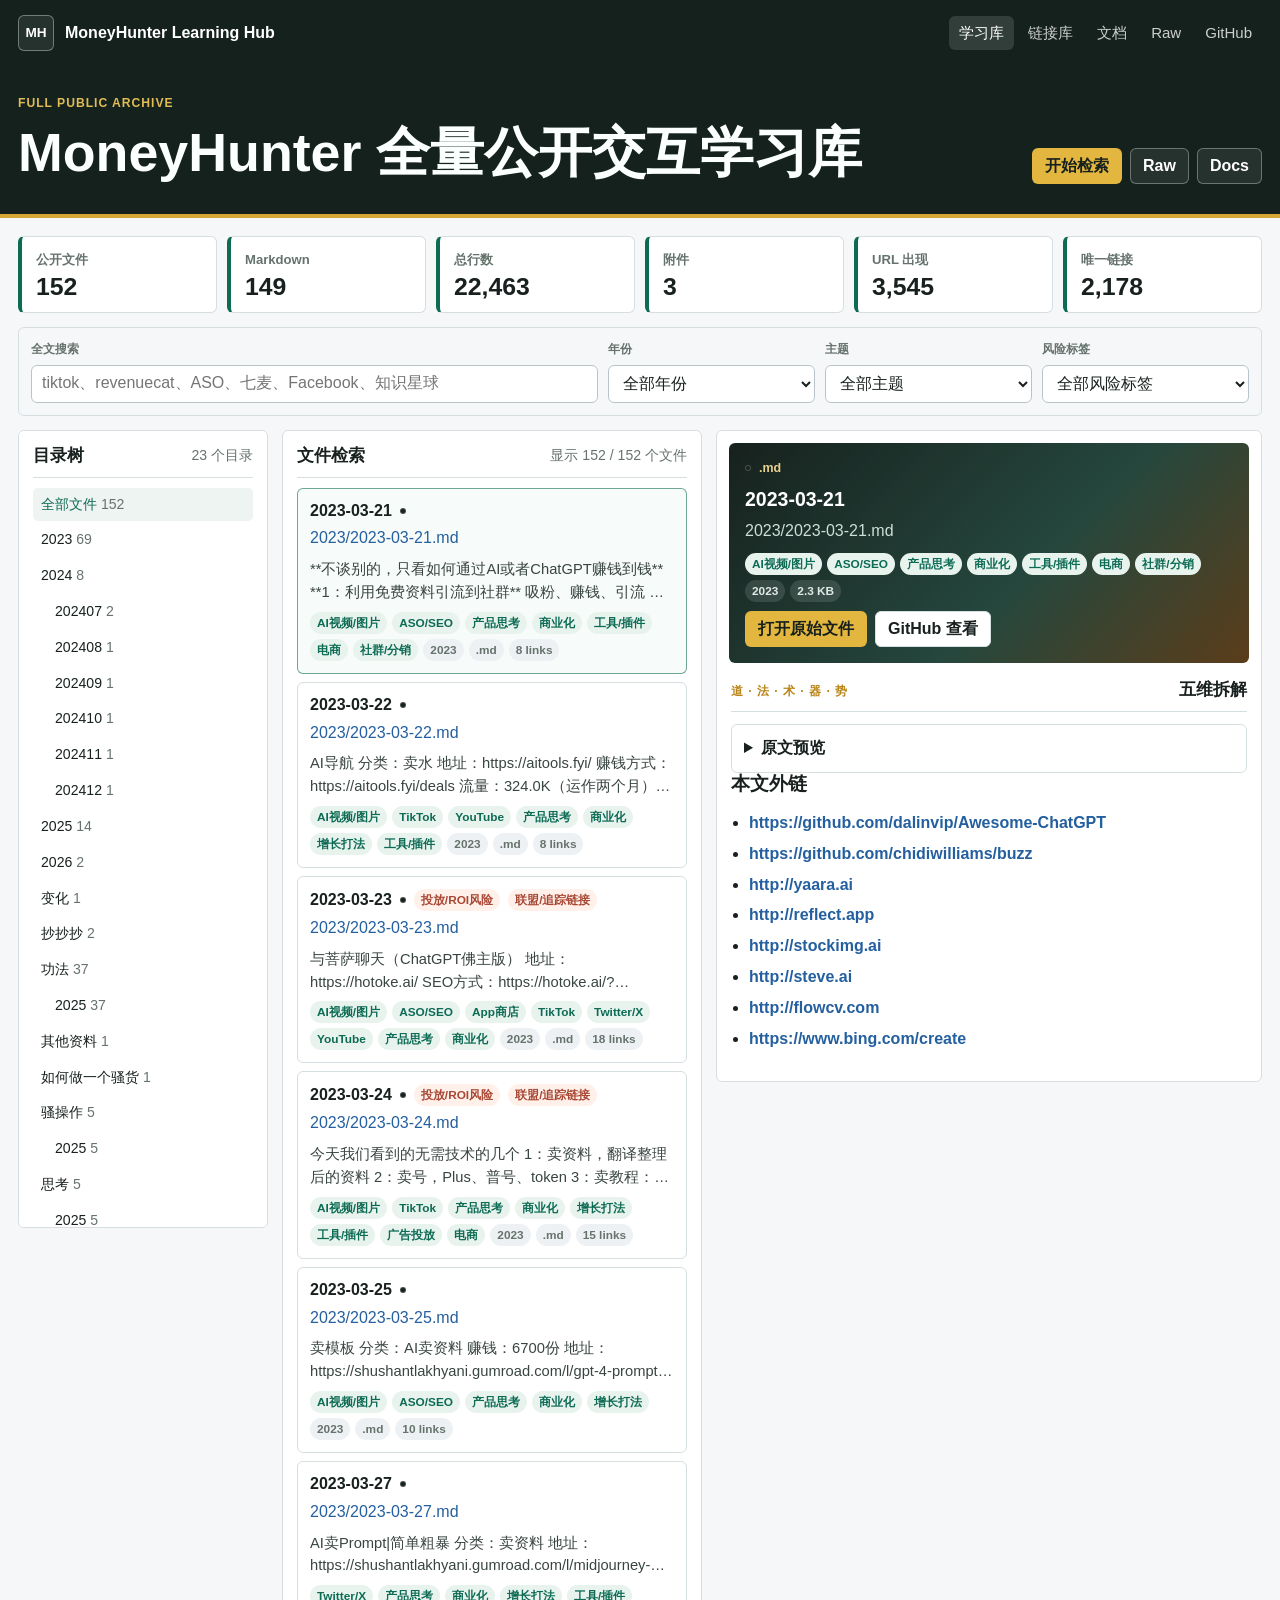
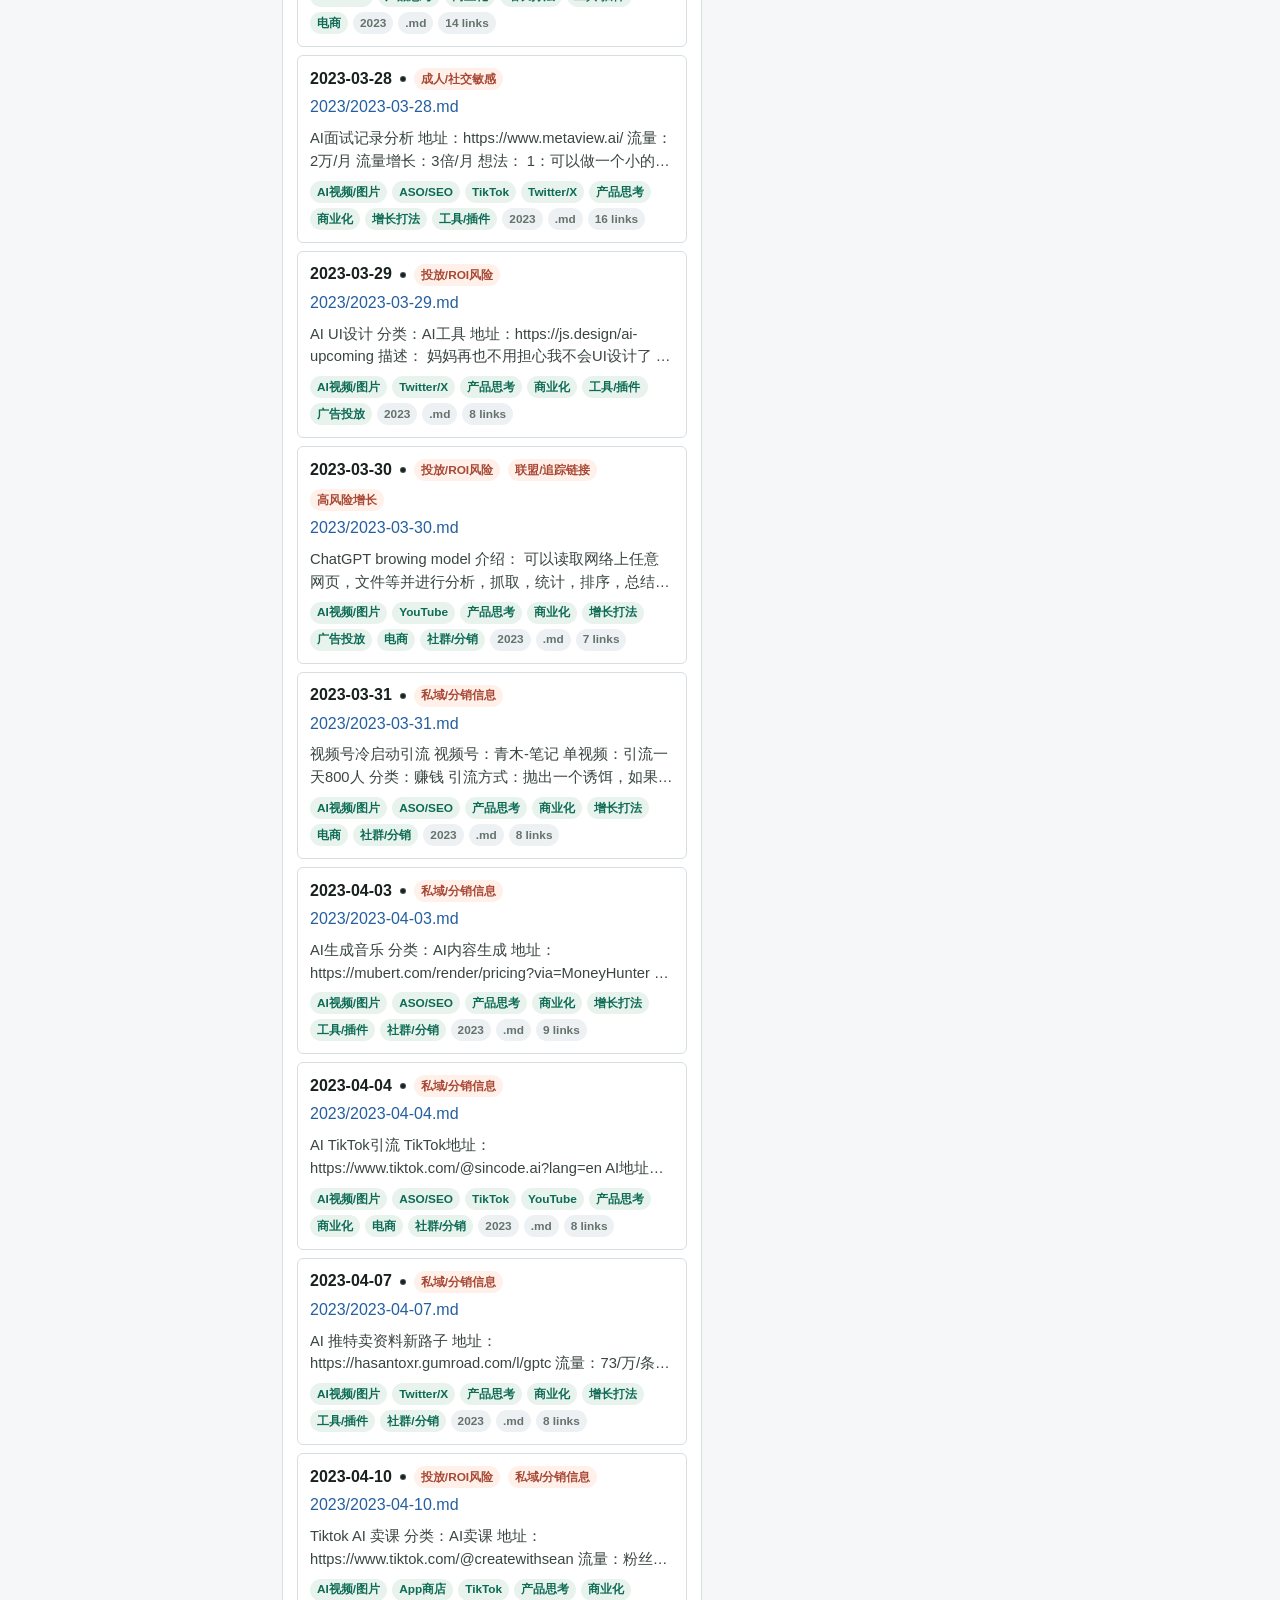
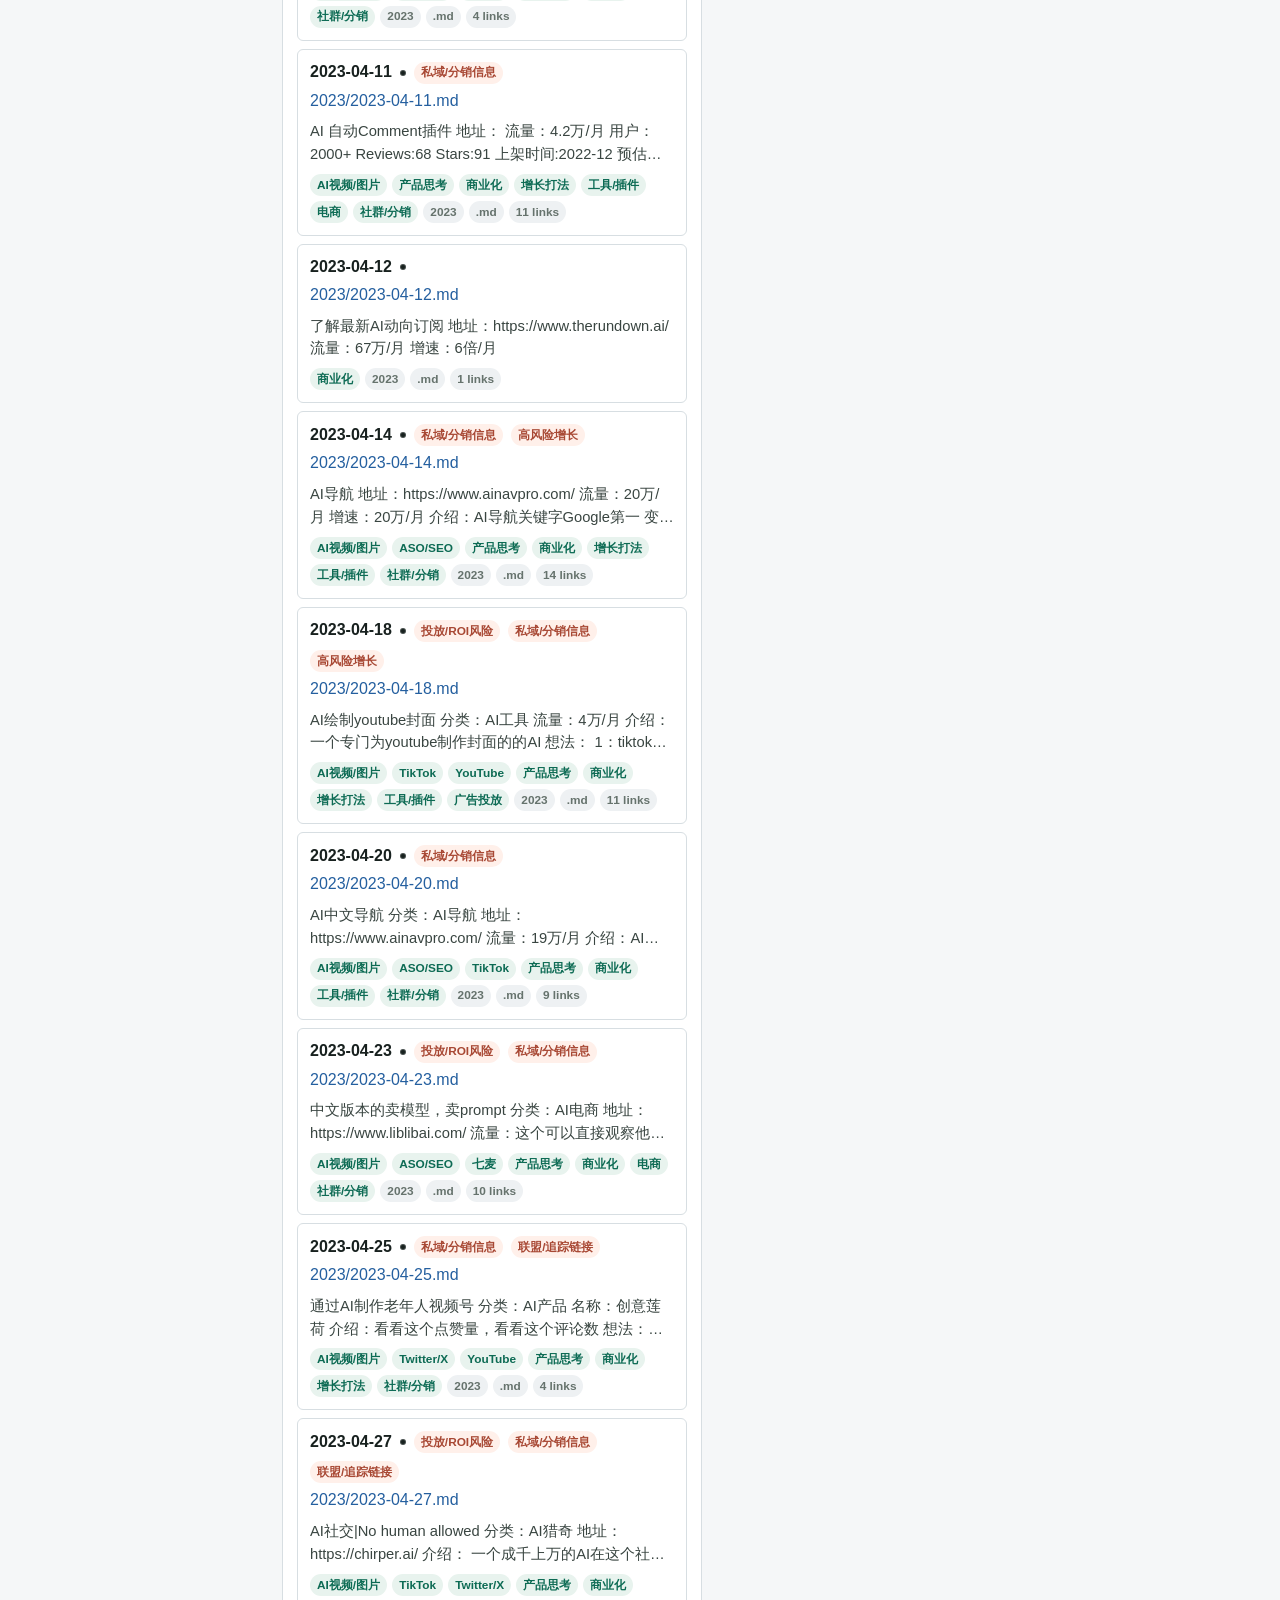
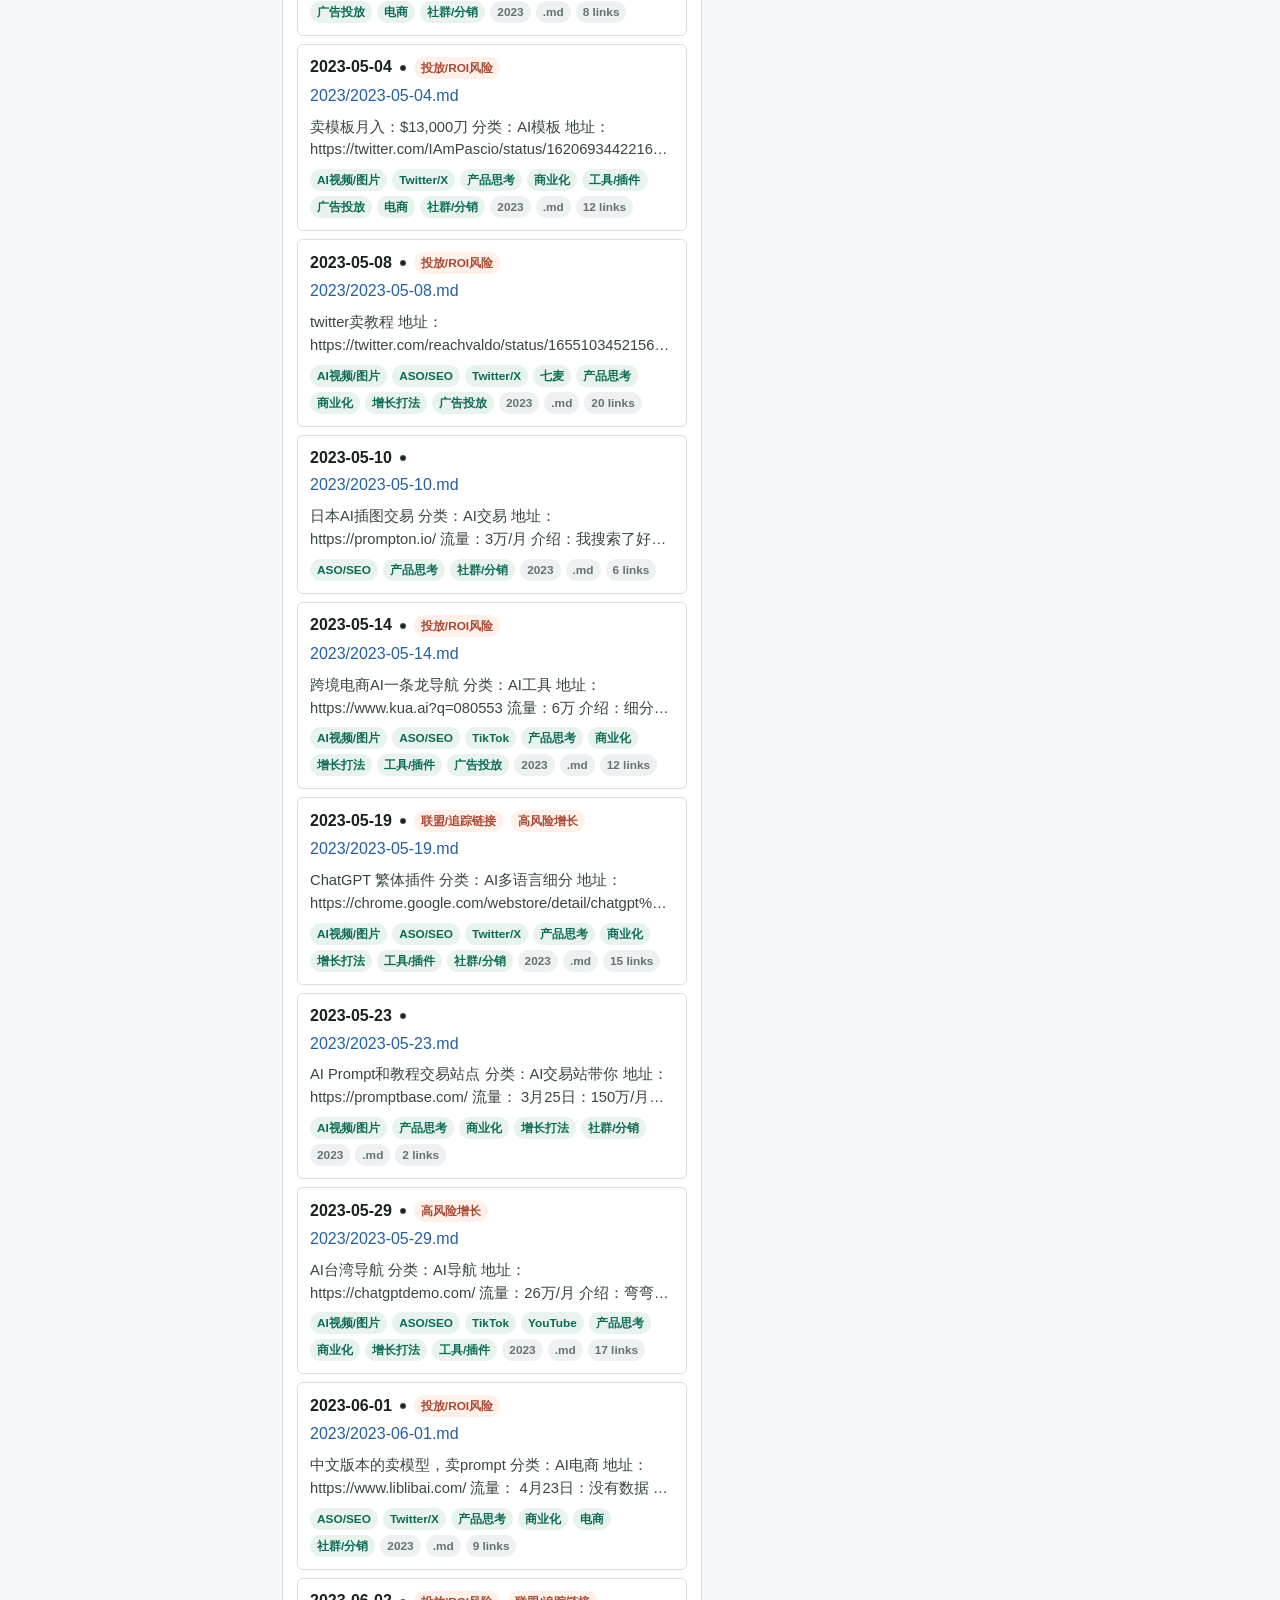
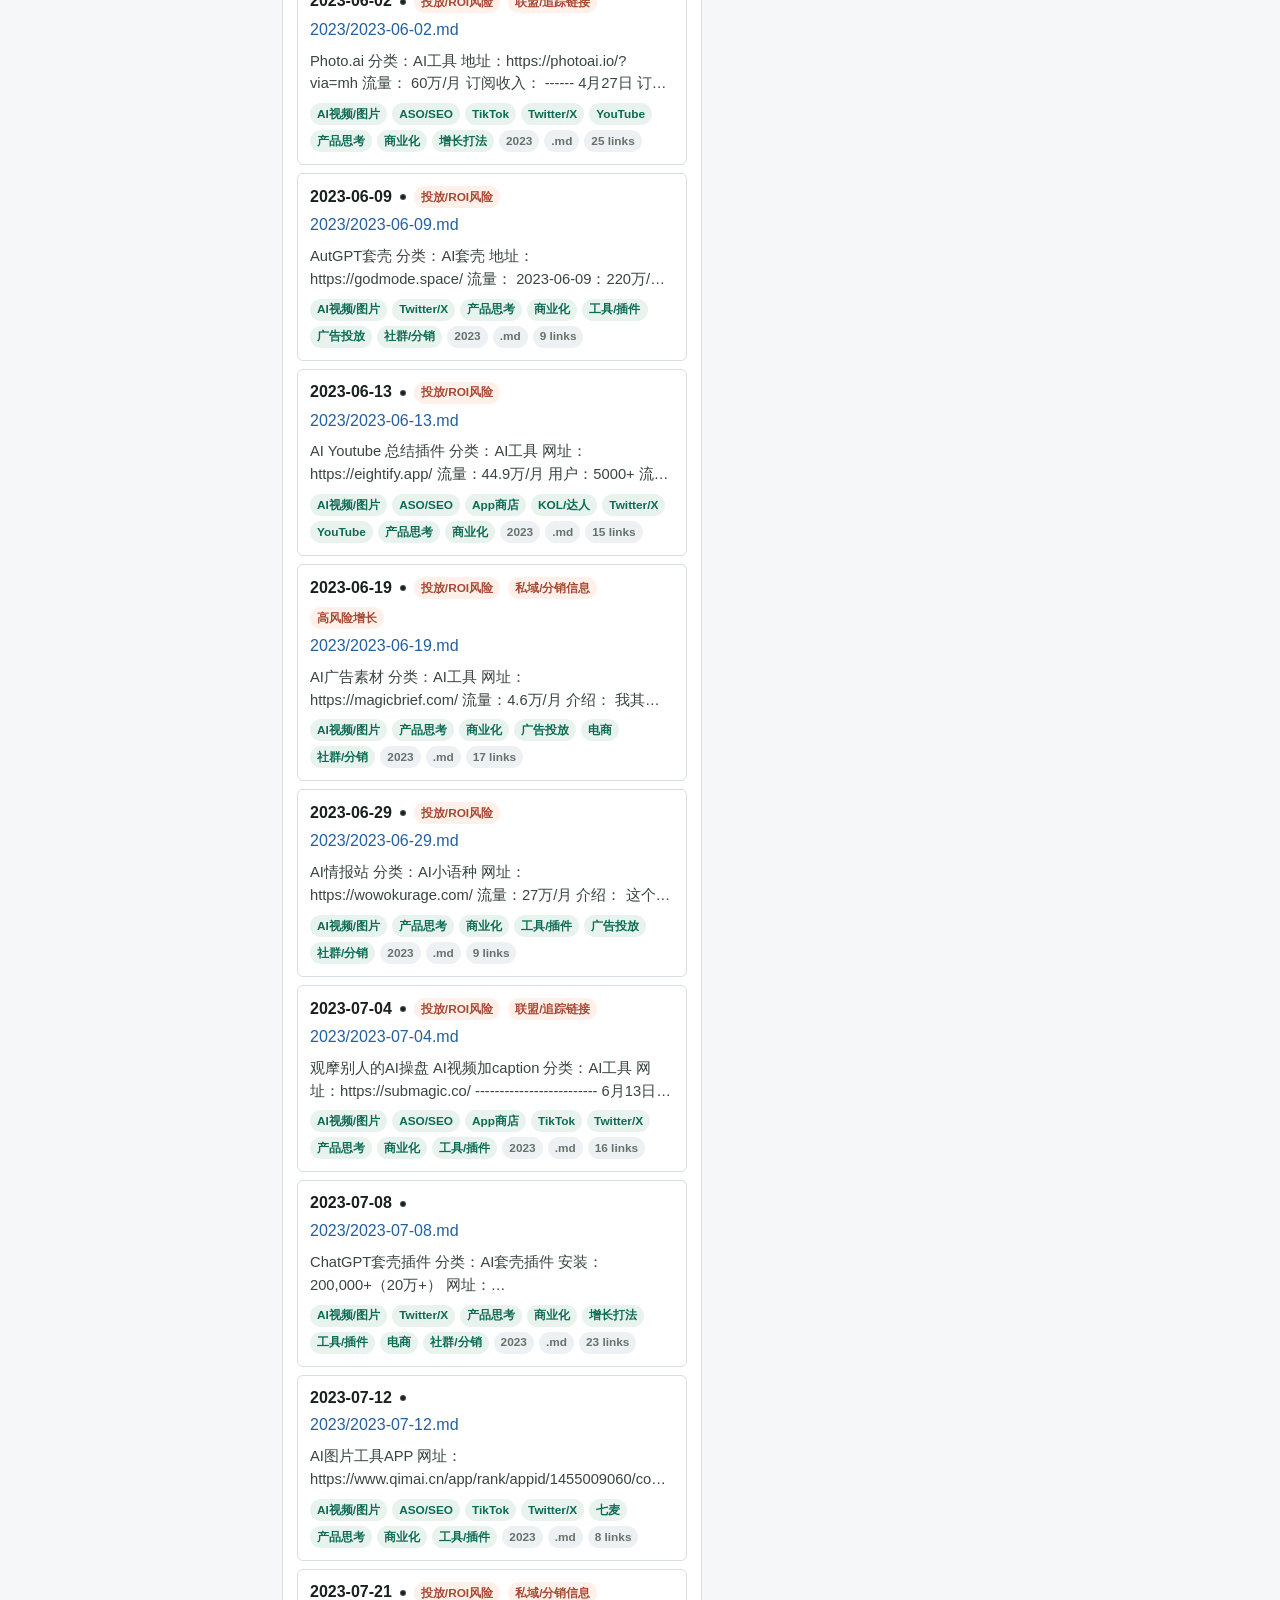
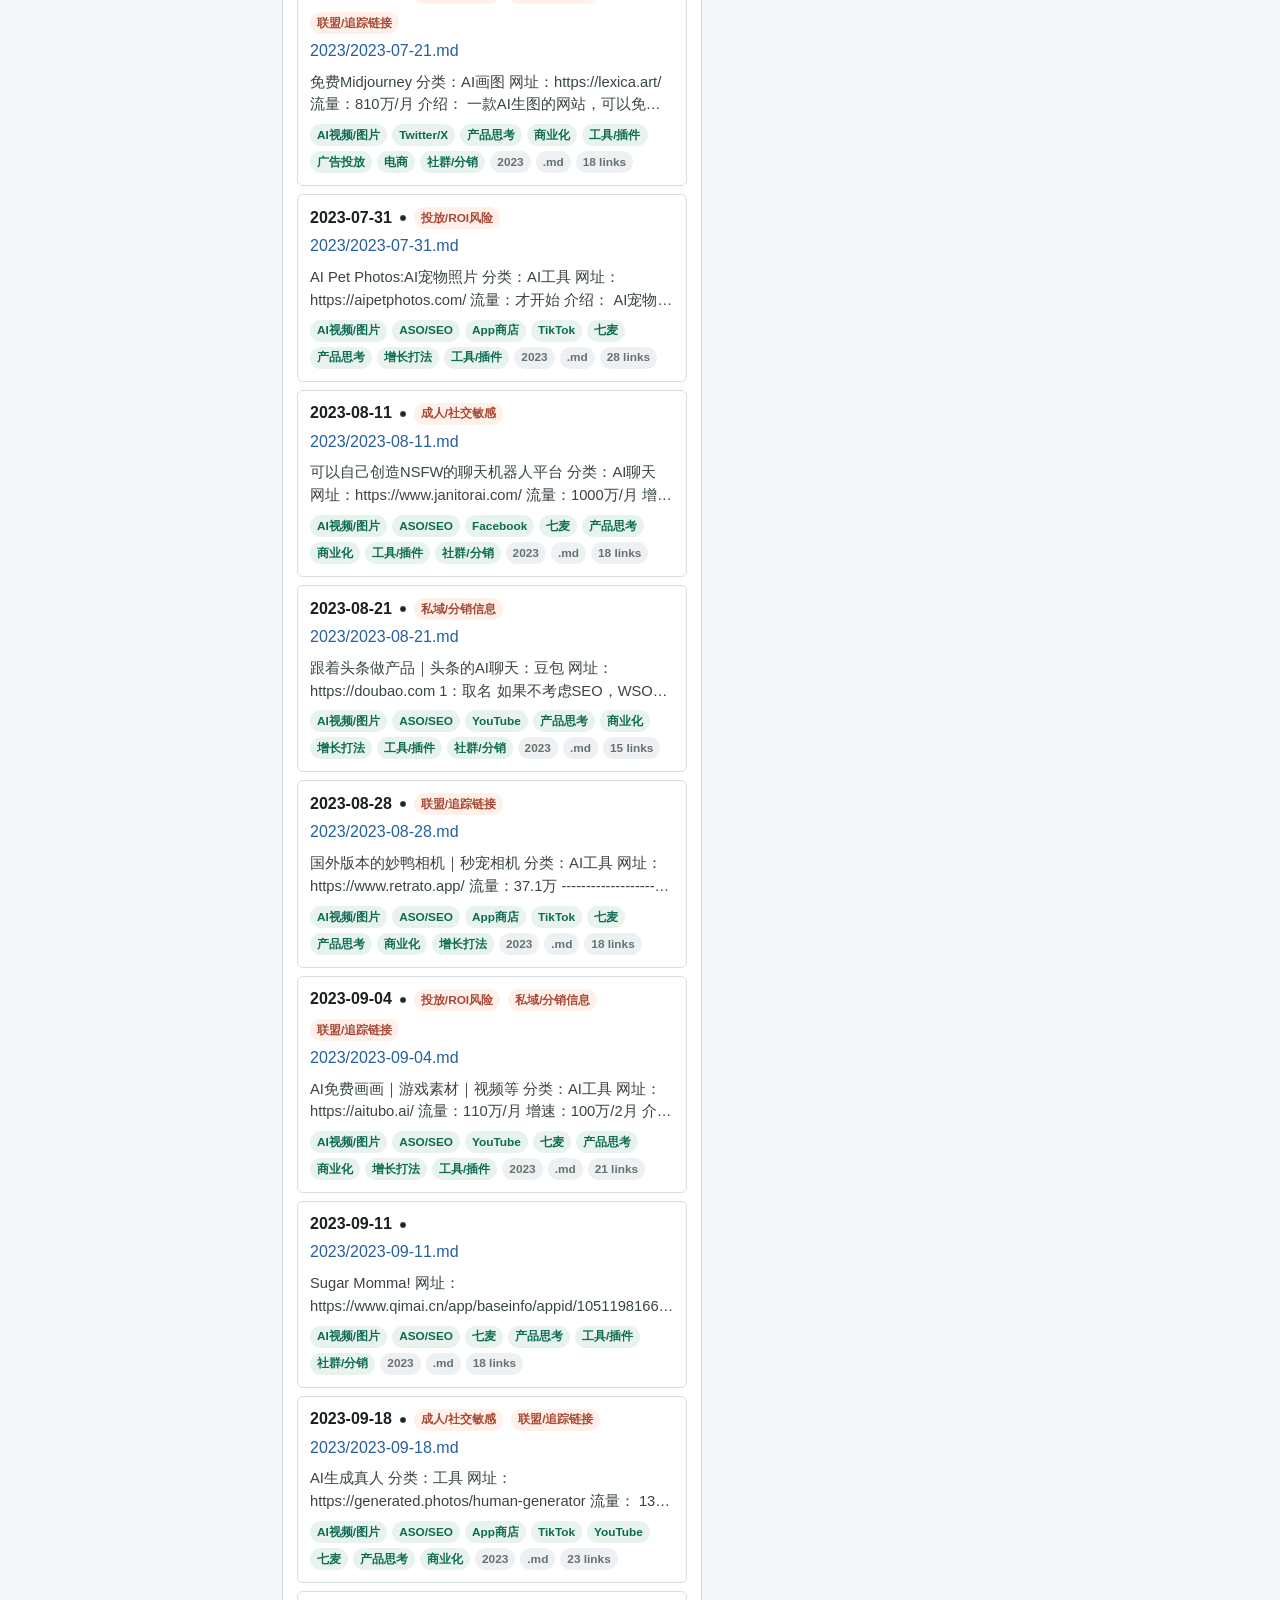
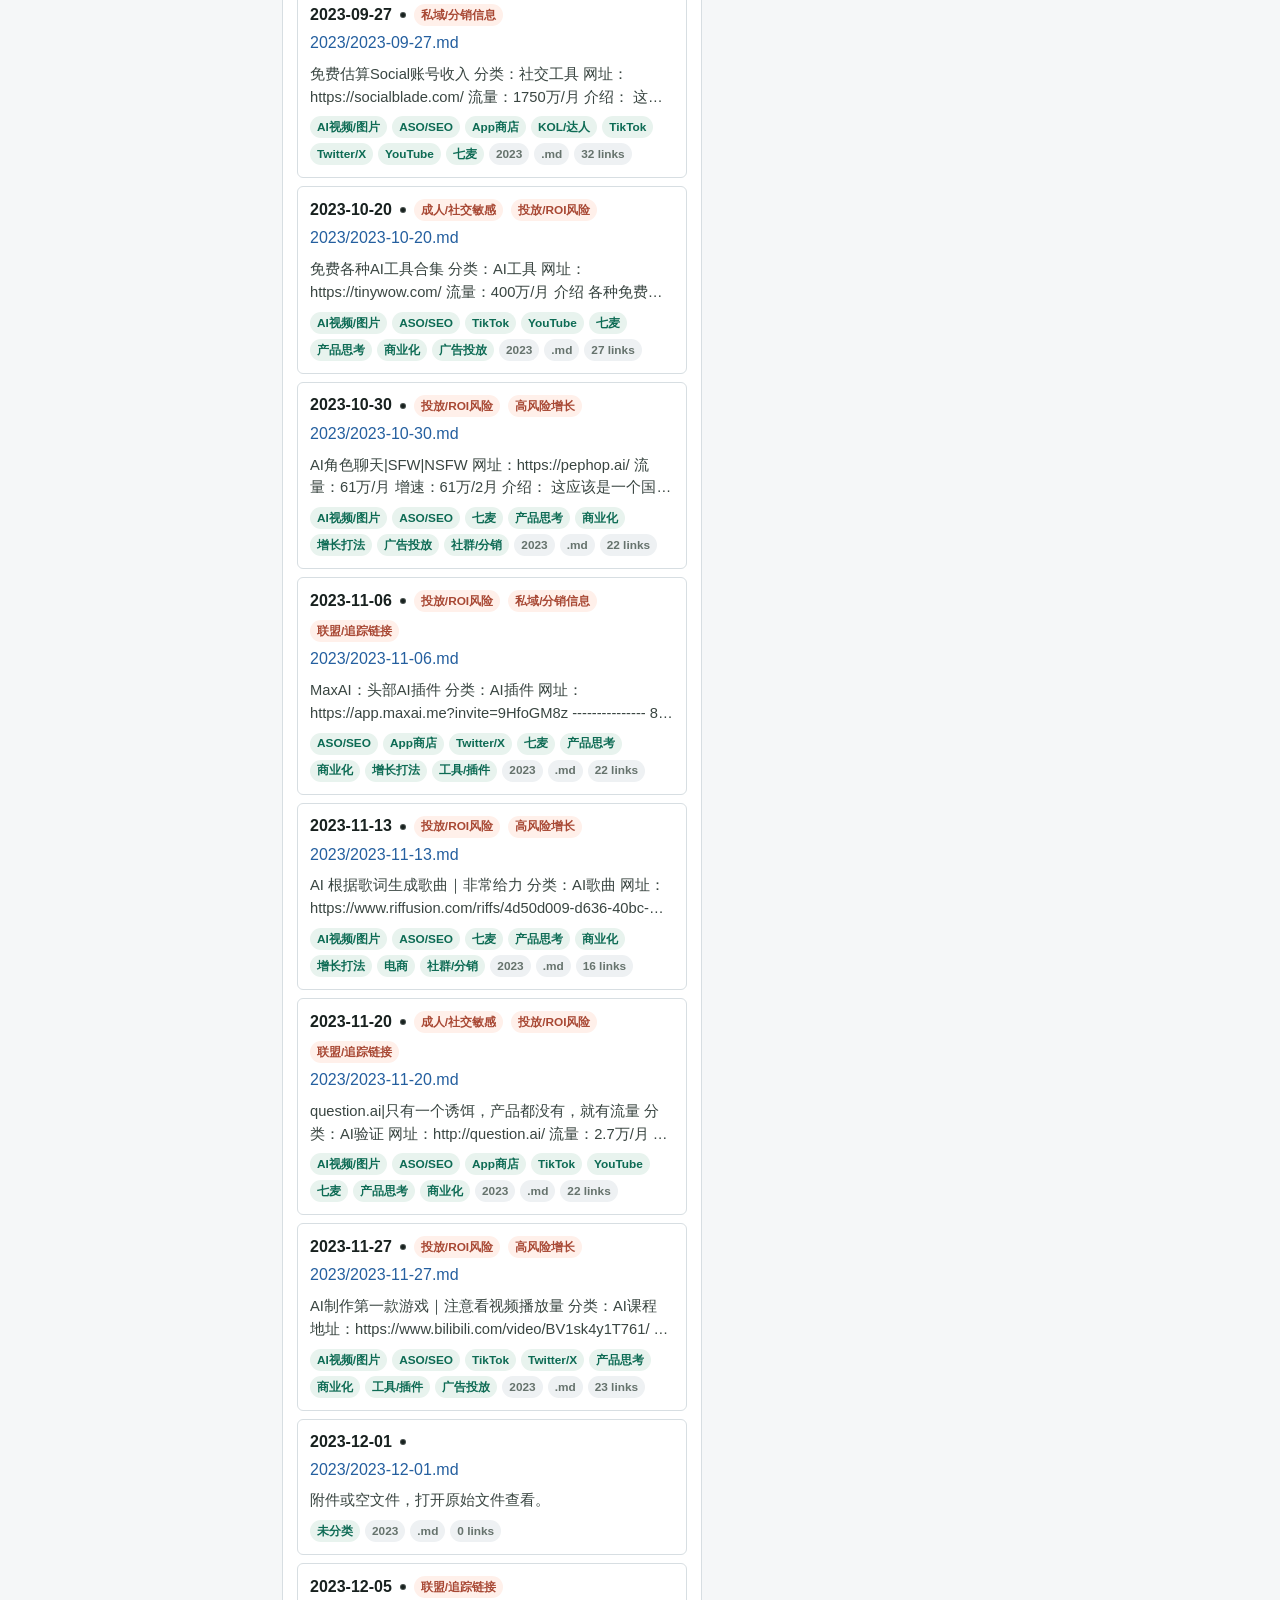
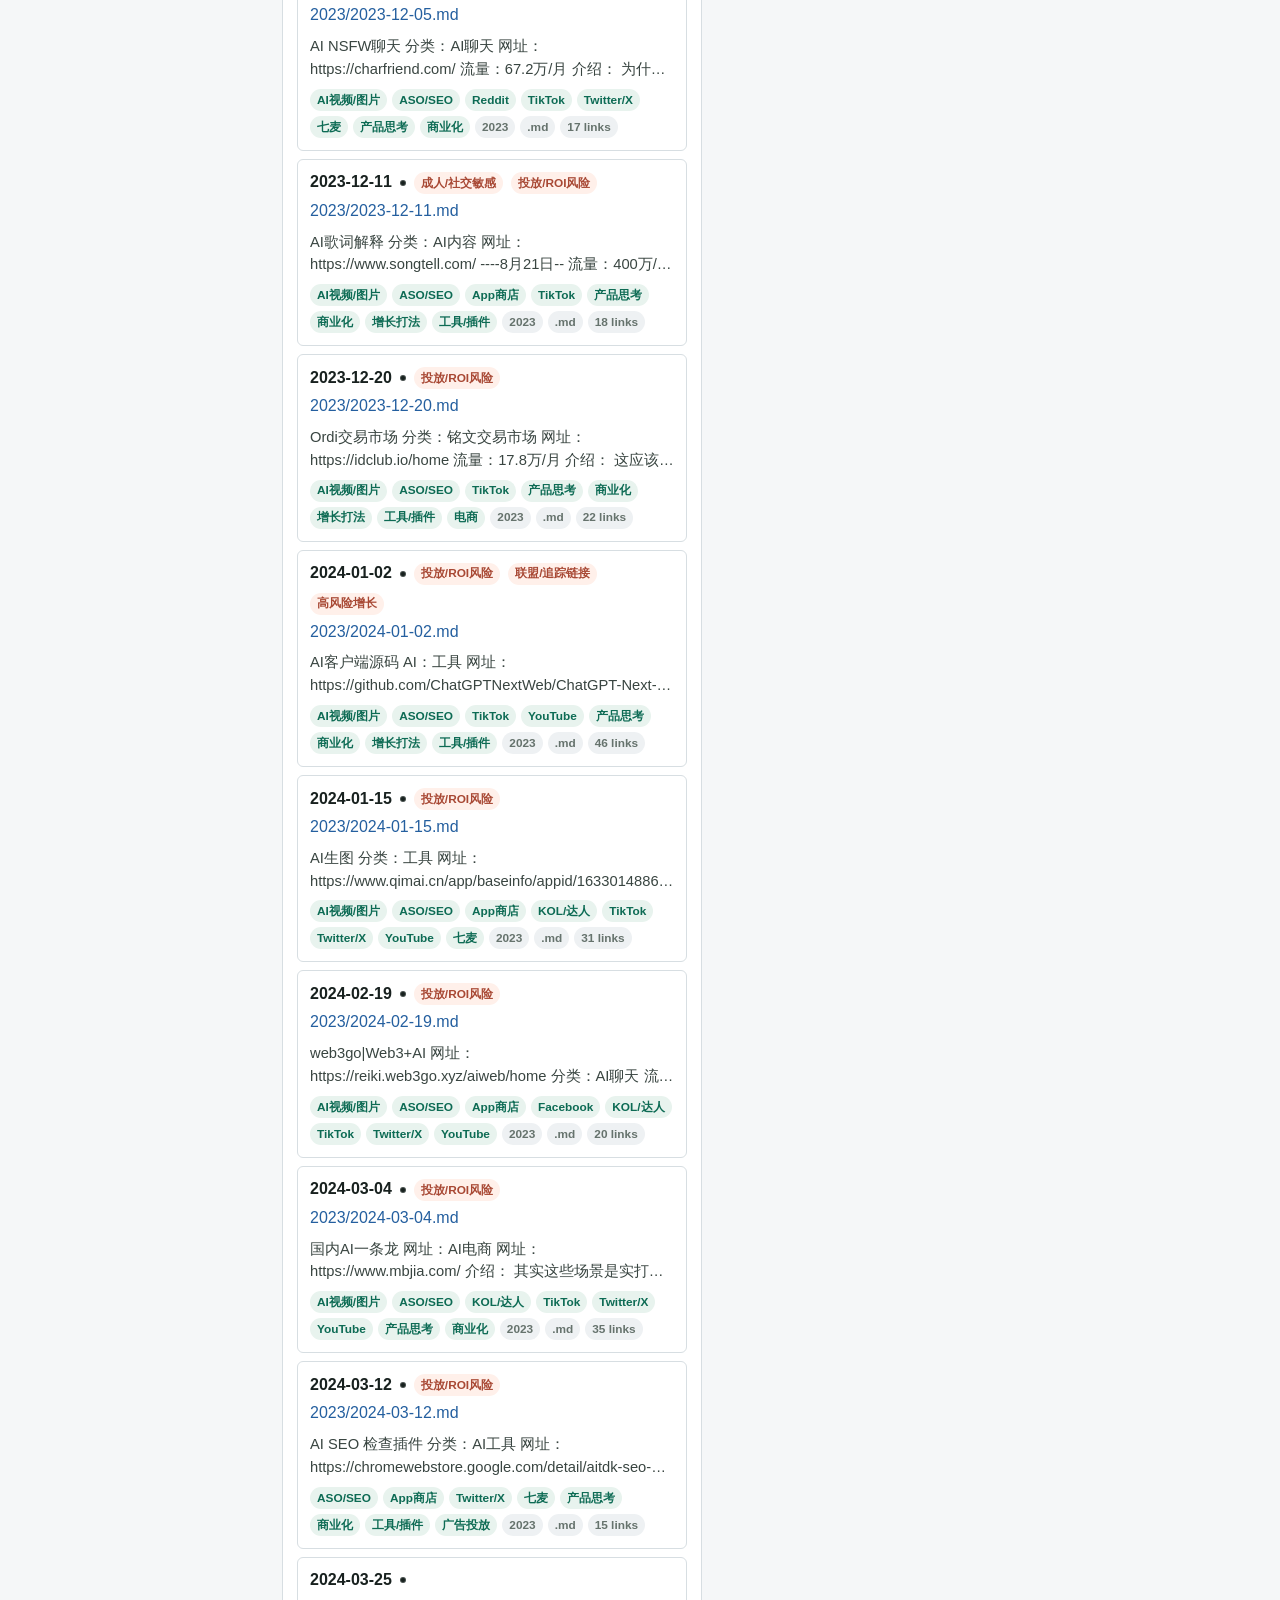
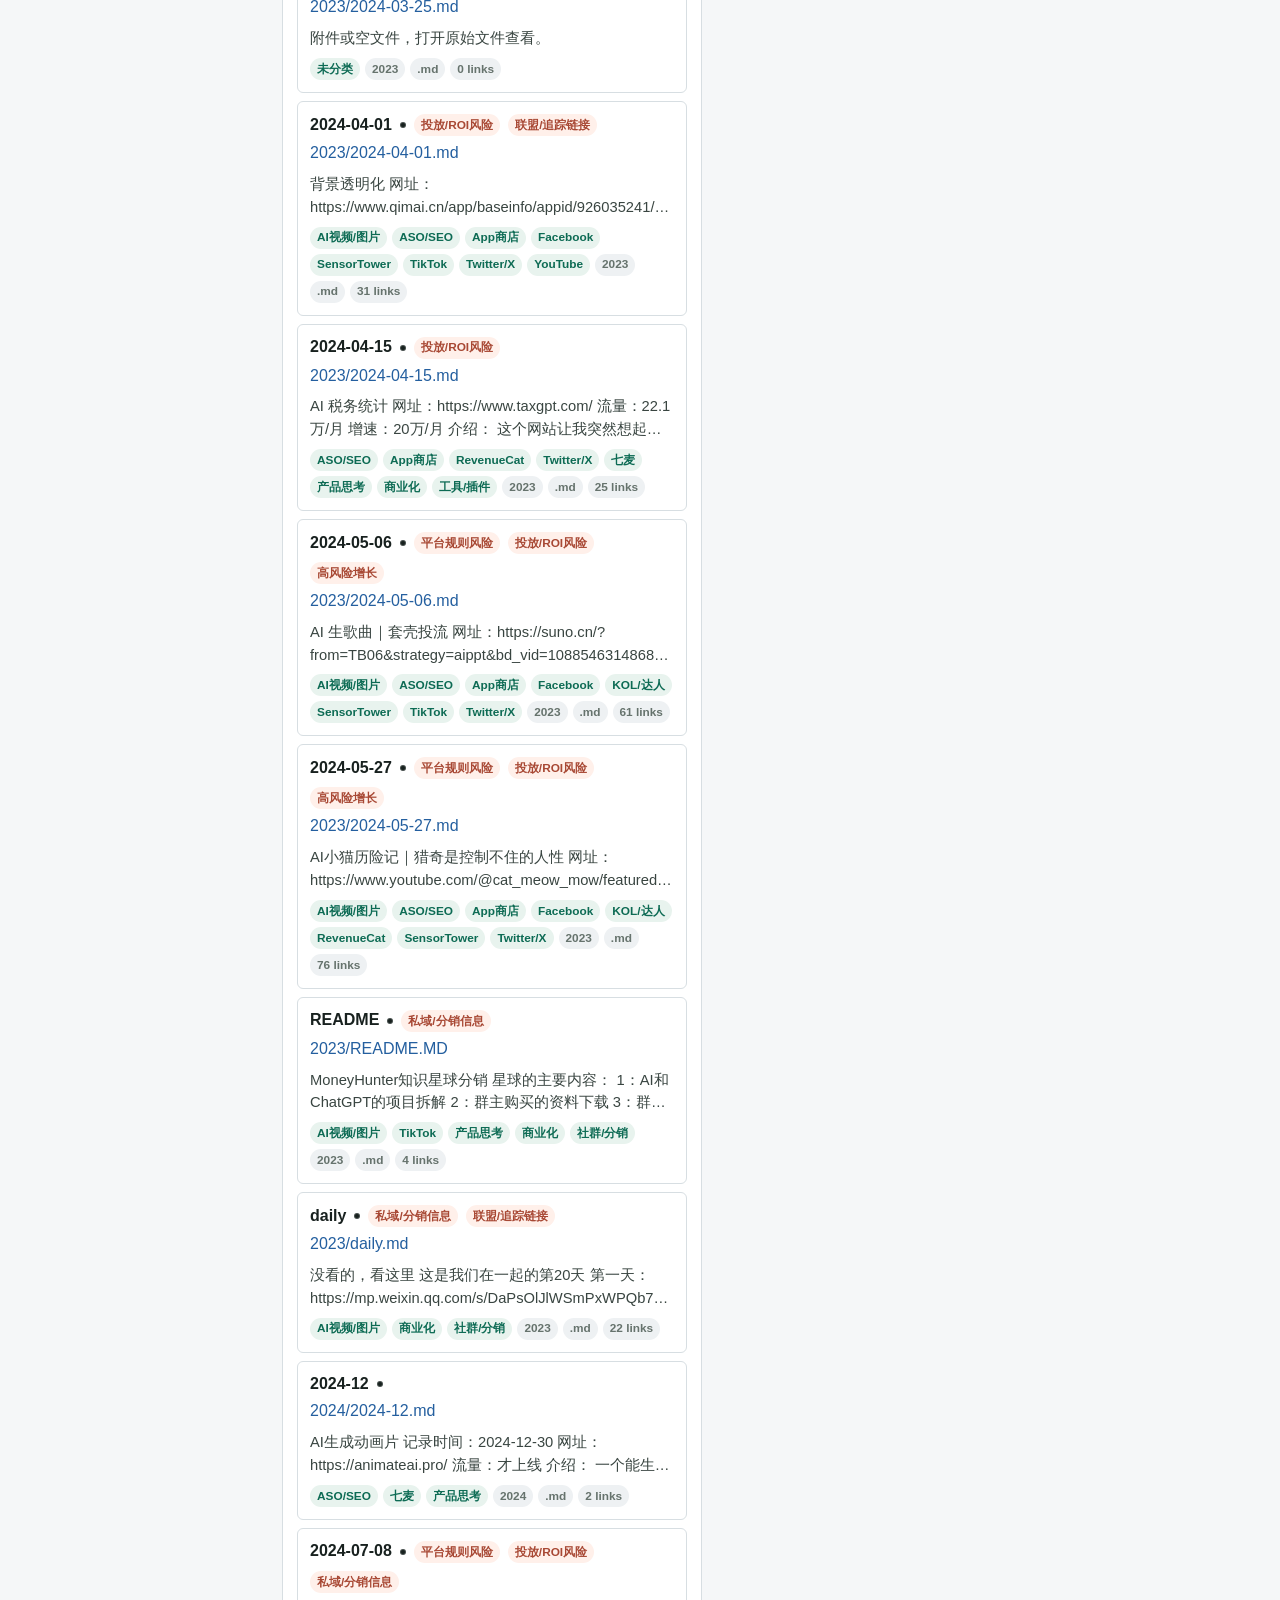
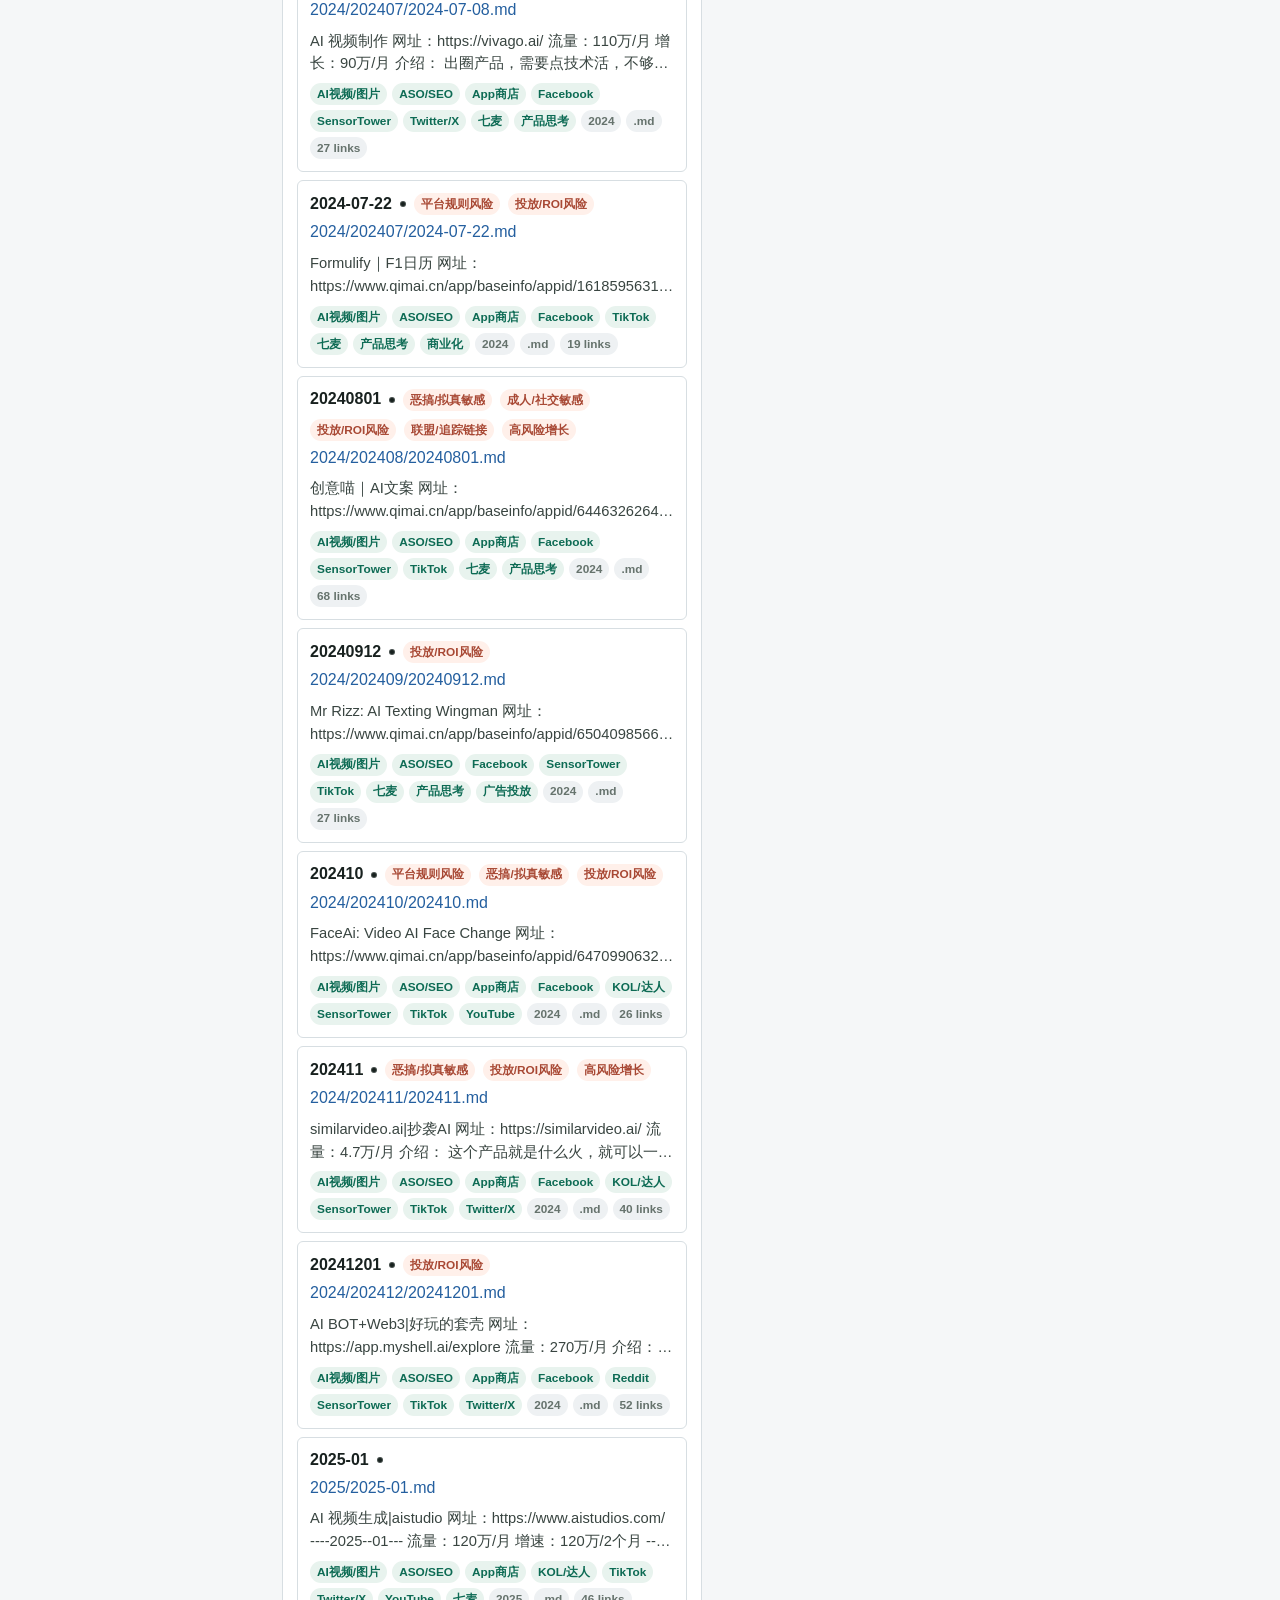
<file: index.html>
<!doctype html>
<html lang="zh-CN">
<head>
  <meta charset="utf-8">
  <meta name="viewport" content="width=device-width, initial-scale=1">
  <title>MoneyHunter 全量公开交互学习库</title>
  <meta name="description" content="MoneyHunter 全量公开交互学习库，支持原文、附件、外链、目录和全文搜索。">
  <link rel="icon" href="data:,">
  <link rel="stylesheet" href="site/styles.css">
</head>
<body data-page="home" data-root-prefix="">
  <header class="site-header">
    <nav class="nav" aria-label="主导航">
      <a class="brand" href="index.html">
        <span class="brand-mark">MH</span>
        <span>MoneyHunter Learning Hub</span>
      </a>
      <div class="nav-links">
        <a class="active" href="index.html">学习库</a>
        <a href="site/links.html">链接库</a>
        <a href="docs/moneyhunter-overview.md">文档</a>
        <a href="raw/">Raw</a>
        <a href="https://github.com/siuserxiaowei/moneyhunter-learning-hub" target="_blank" rel="noreferrer">GitHub</a>
      </div>
    </nav>
    <section class="masthead">
      <div>
        <p class="eyebrow">Full Public Archive</p>
        <h1>MoneyHunter 全量公开交互学习库</h1>
      </div>
      <div class="masthead-actions">
        <a class="button primary" href="#explore">开始检索</a>
        <a class="button secondary" href="raw/">Raw</a>
        <a class="button secondary" href="docs/moneyhunter-overview.md">Docs</a>
      </div>
    </section>
  </header>
  <main>

    <section class="stats-strip" id="stats" aria-label="资料统计"></section>
    <section class="desk-toolbar" id="explore" aria-label="资料筛选">
      <label class="search-box">
        <span>全文搜索</span>
        <input id="searchInput" type="search" placeholder="tiktok、revenuecat、ASO、七麦、Facebook、知识星球">
      </label>
      <label>
        <span>年份</span>
        <select id="yearFilter"></select>
      </label>
      <label>
        <span>主题</span>
        <select id="tagFilter"></select>
      </label>
      <label>
        <span>风险标签</span>
        <select id="riskFilter"></select>
      </label>
    </section>
    <section class="workspace-grid">
      <aside class="side-rail">
        <div class="section-head">
          <h2>目录树</h2>
          <span id="treeCount"></span>
        </div>
        <div class="tree" id="directoryTree"></div>
      </aside>
      <section class="result-pane">
        <div class="section-head">
          <h2>文件检索</h2>
          <span id="resultCount"></span>
        </div>
        <div class="file-list" id="fileResults"></div>
      </section>
      <aside class="detail-pane" id="fileDetail">
        <div class="empty-detail">
          <p class="eyebrow">File Detail</p>
          <h2>选择一份资料</h2>
          <p>右侧会显示原文摘要、标签、外链和公开打开入口。</p>
        </div>
      </aside>
    </section>
    <section class="learning-band">
      <div class="section-head">
        <h2>学习拆解</h2>
        <a class="text-link" href="docs/moneyhunter-overview.md">打开完整文档</a>
      </div>
      <div class="study-grid">
        <a href="docs/moneyhunter-overview.md">总览路径</a>
        <a href="docs/moneyhunter-growth-map.md">增长打法地图</a>
        <a href="docs/moneyhunter-file-index.md">全量文件索引</a>
        <a href="docs/moneyhunter-risk-notes.md">风险边界说明</a>
      </div>
    </section>
    <section class="asset-grid">
      <div class="asset-section">
        <div class="section-head">
          <h2>附件库</h2>
          <span id="attachmentCount"></span>
        </div>
        <div class="attachment-list" id="attachmentGrid"></div>
      </div>
      <div class="asset-section">
        <div class="section-head">
          <h2>高频外链域名</h2>
          <a class="text-link" href="site/links.html">完整链接库</a>
        </div>
        <div class="domain-list" id="domainGrid"></div>
      </div>
    </section>

  </main>
  <footer class="footer">
    <p>MoneyHunter Learning Hub · 全量公开资料库 · GitHub Pages 静态站。</p>
  </footer>
  <script src="site/moneyhunter-data.js"></script>
  <script src="site/app.js"></script>
</body>
</html>
</file>
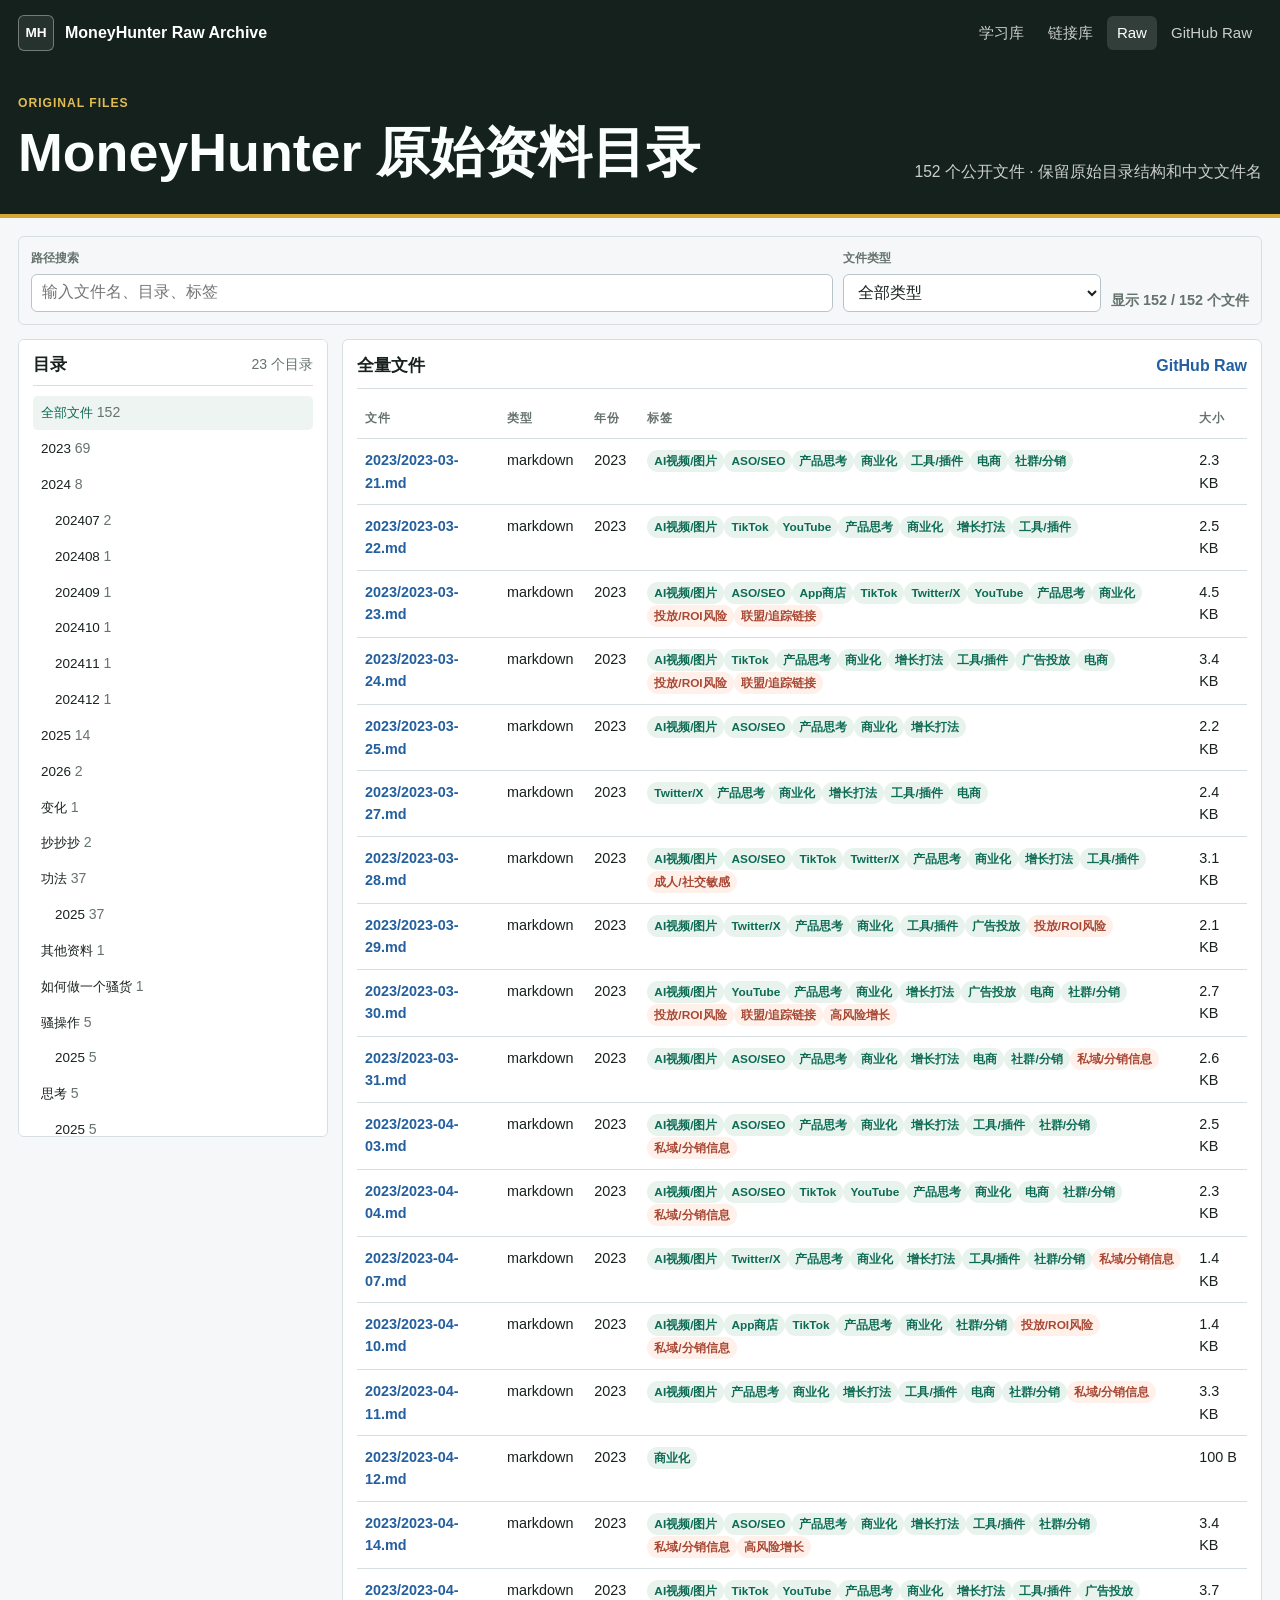
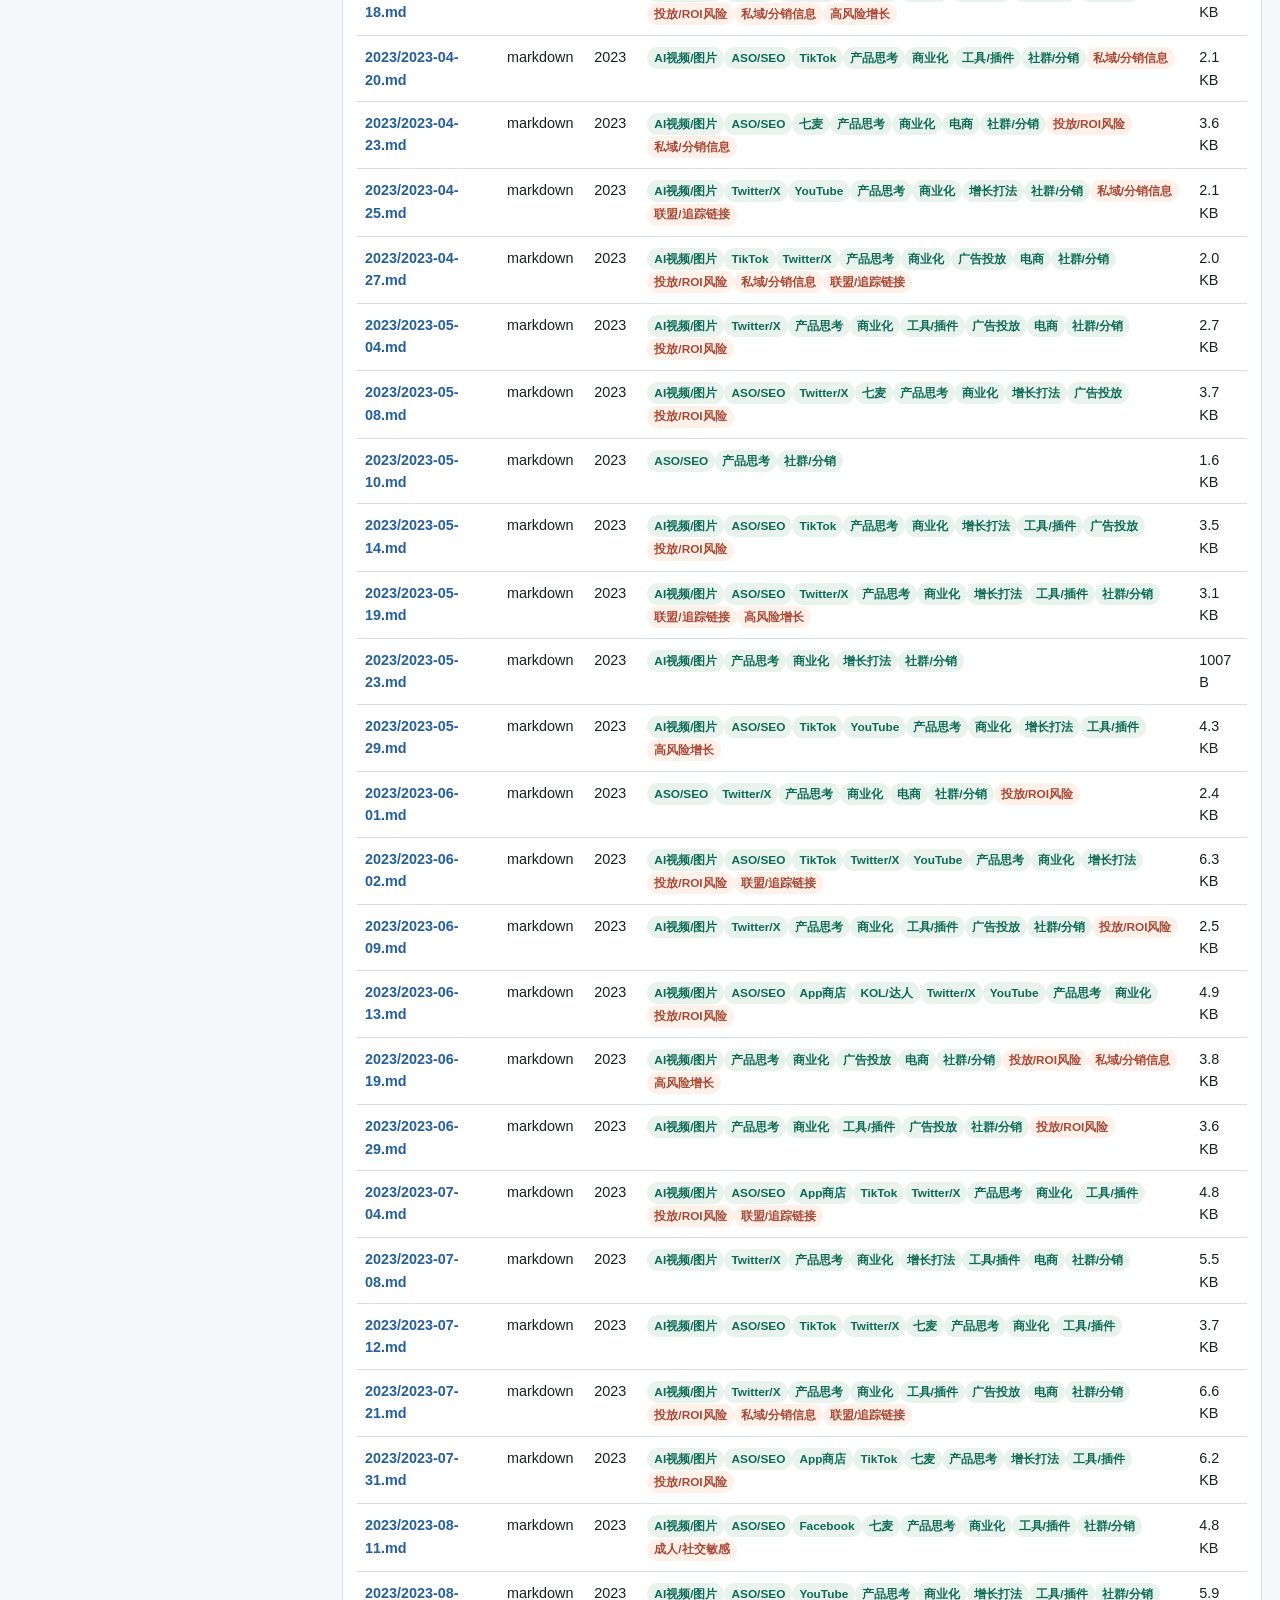
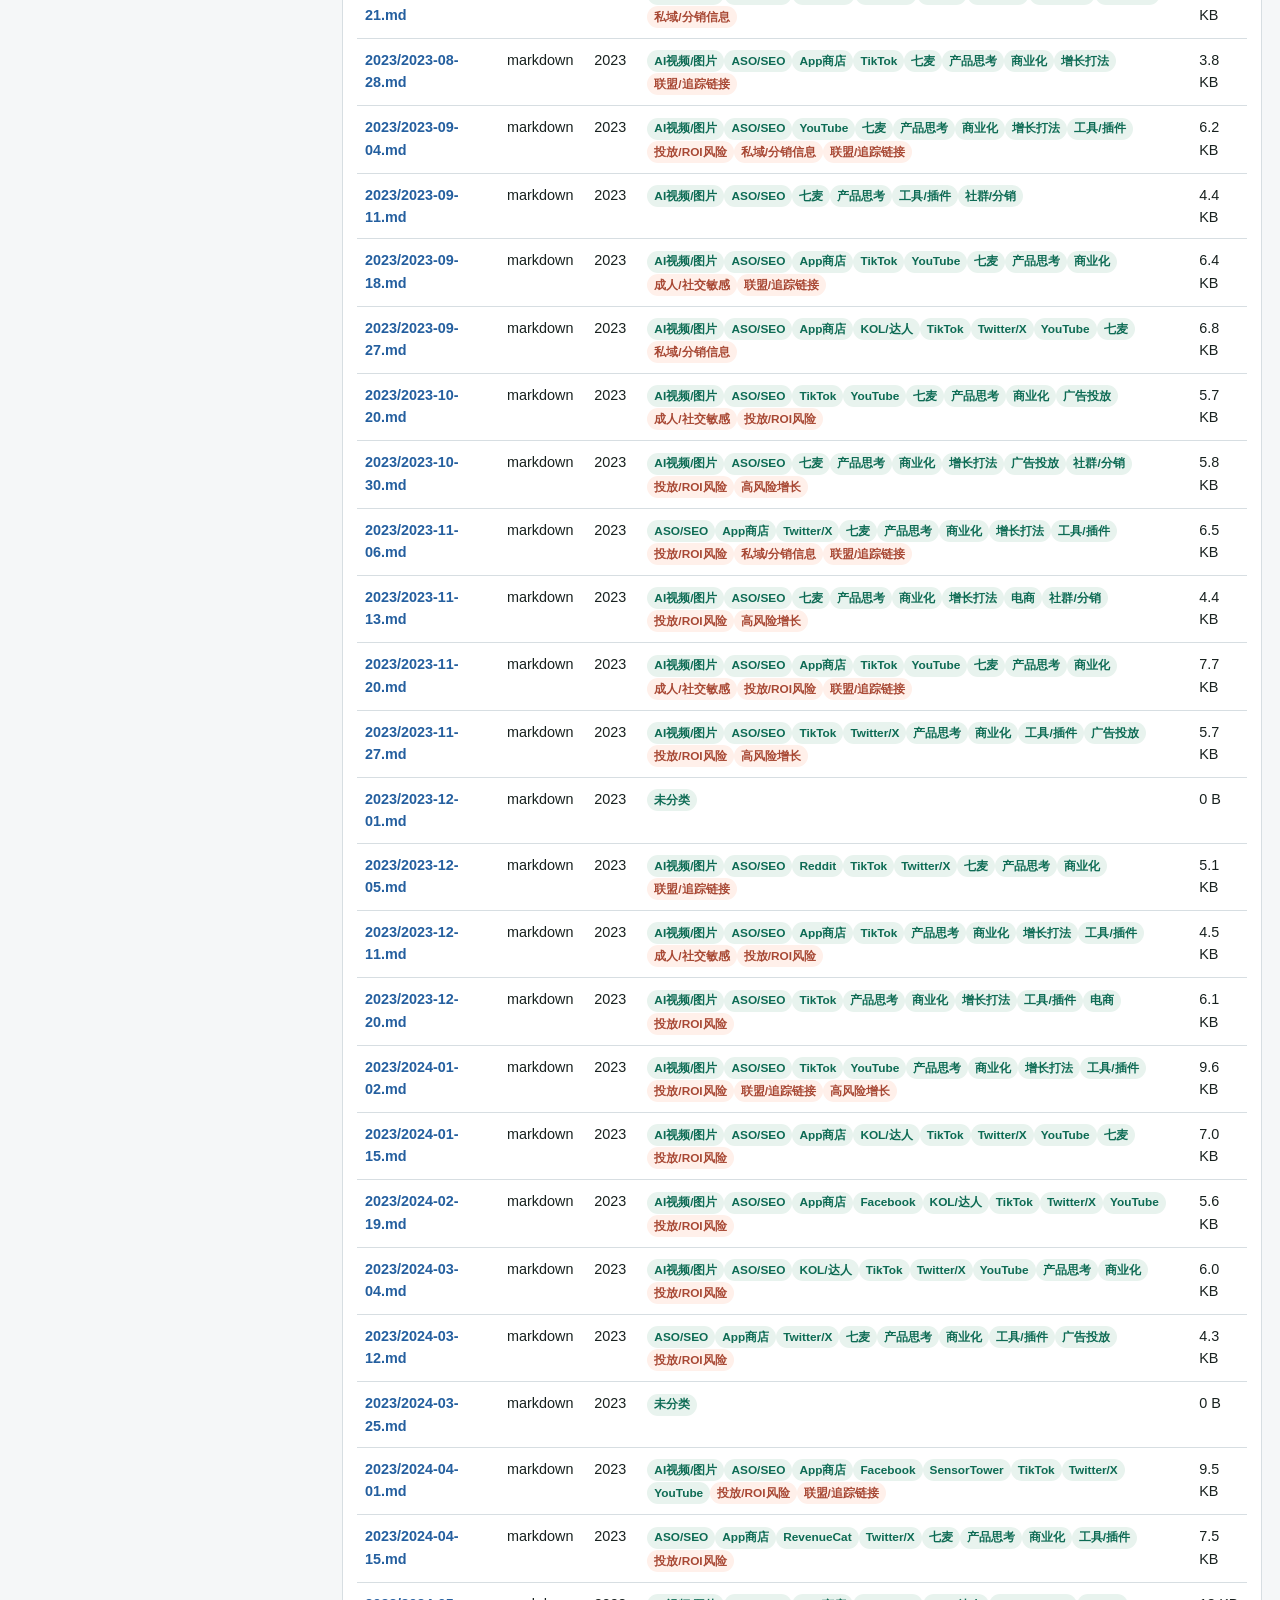
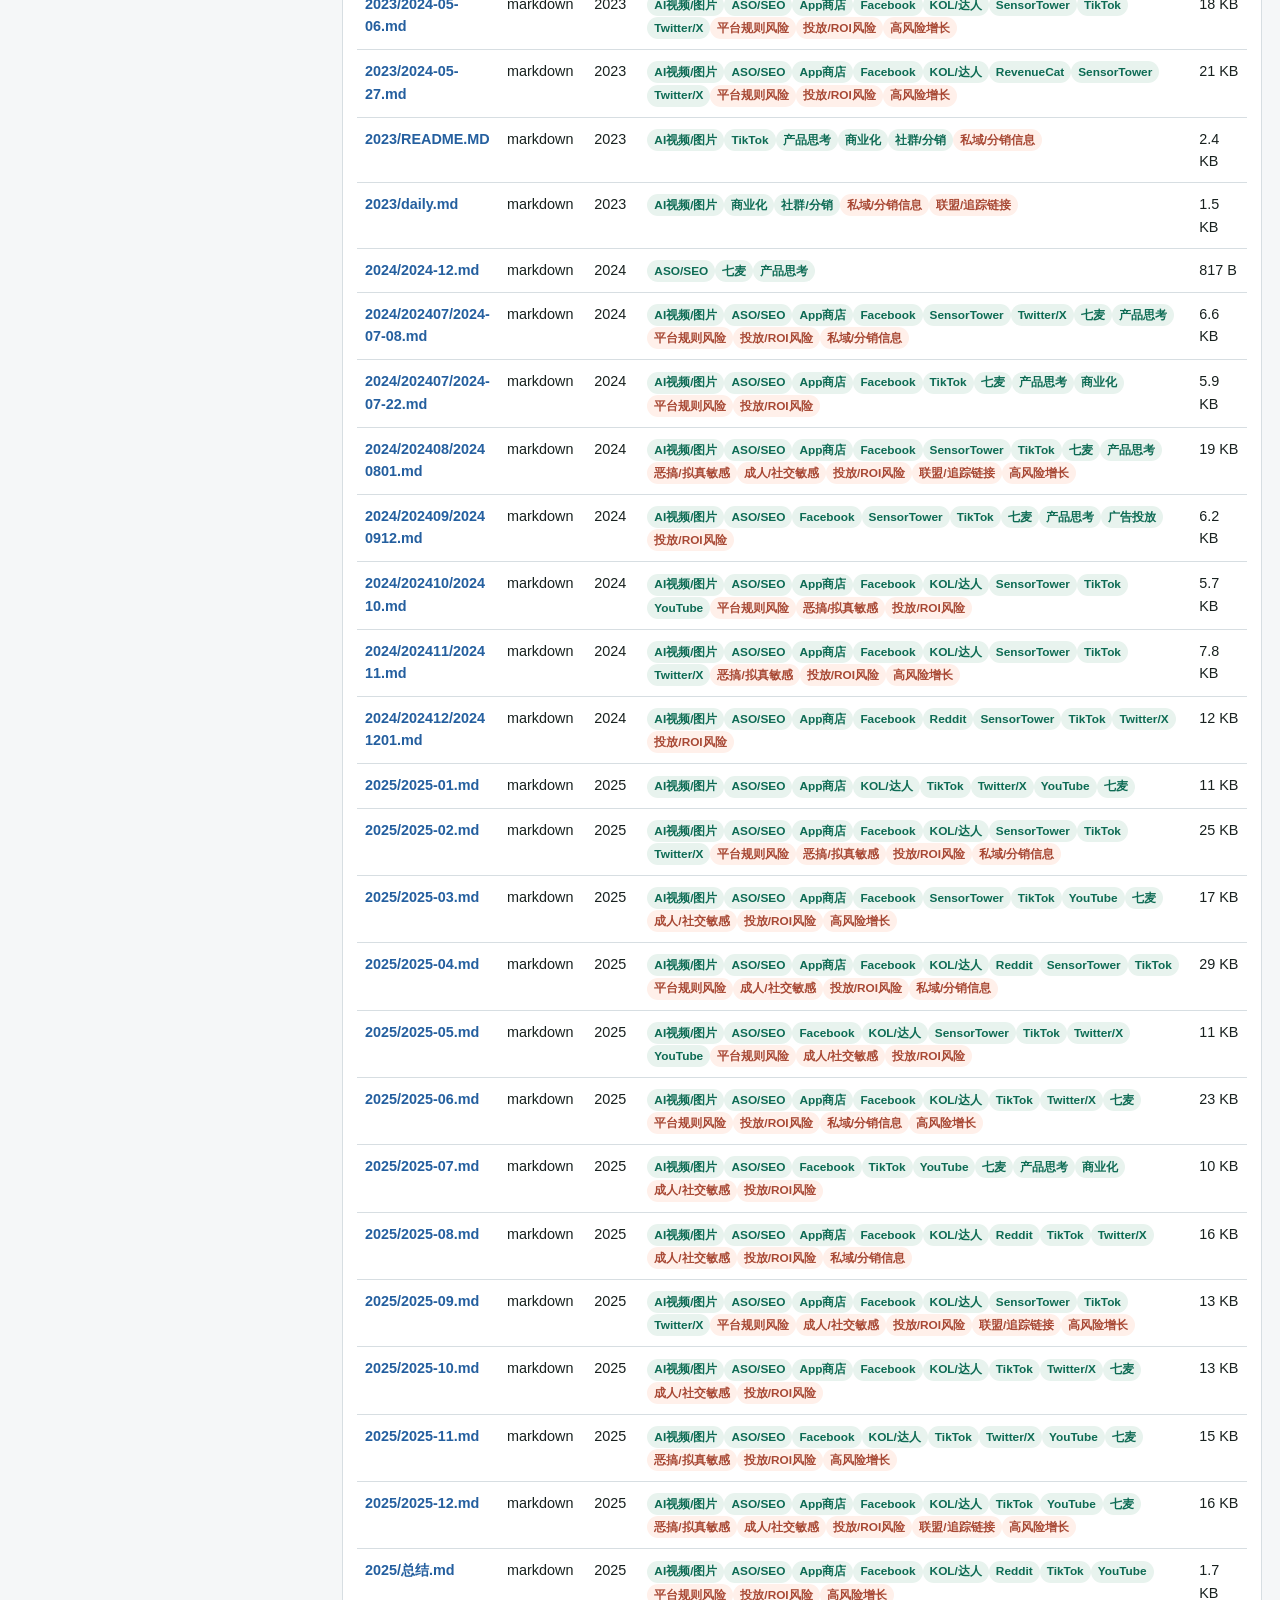
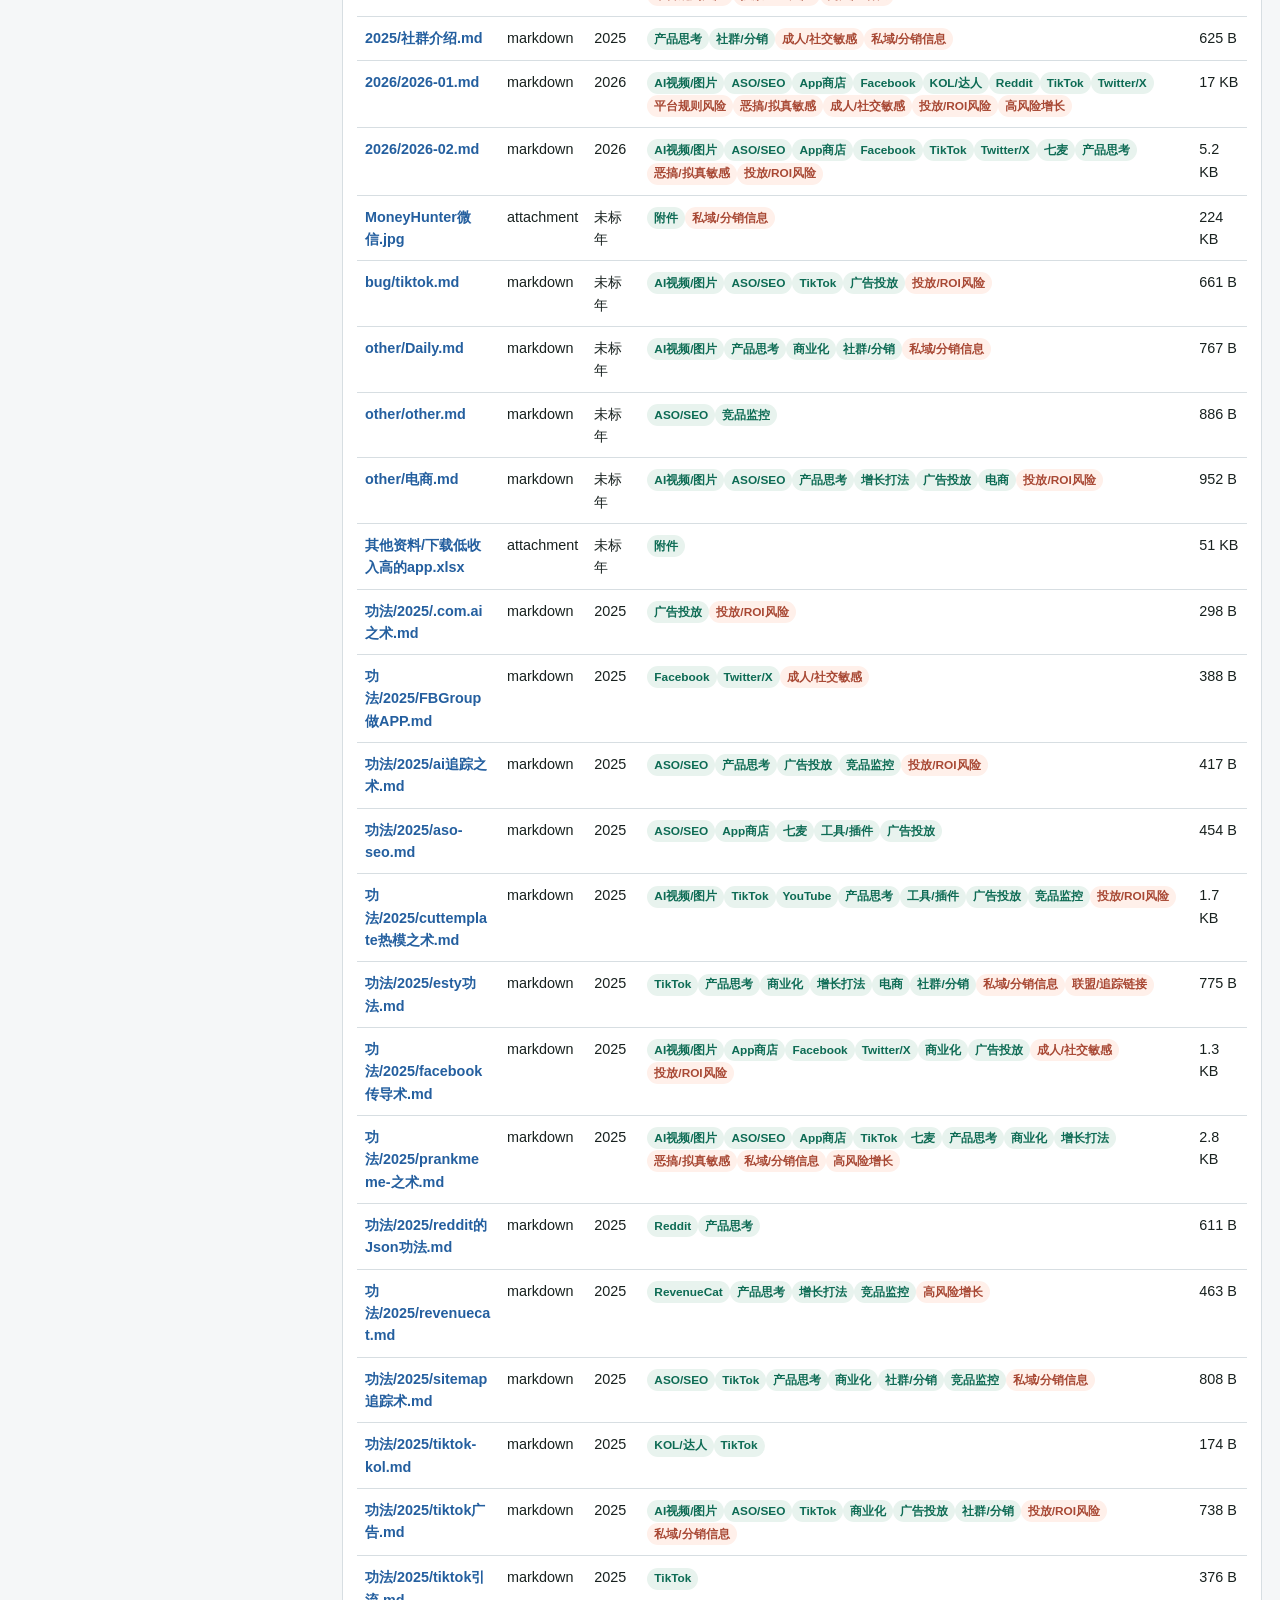
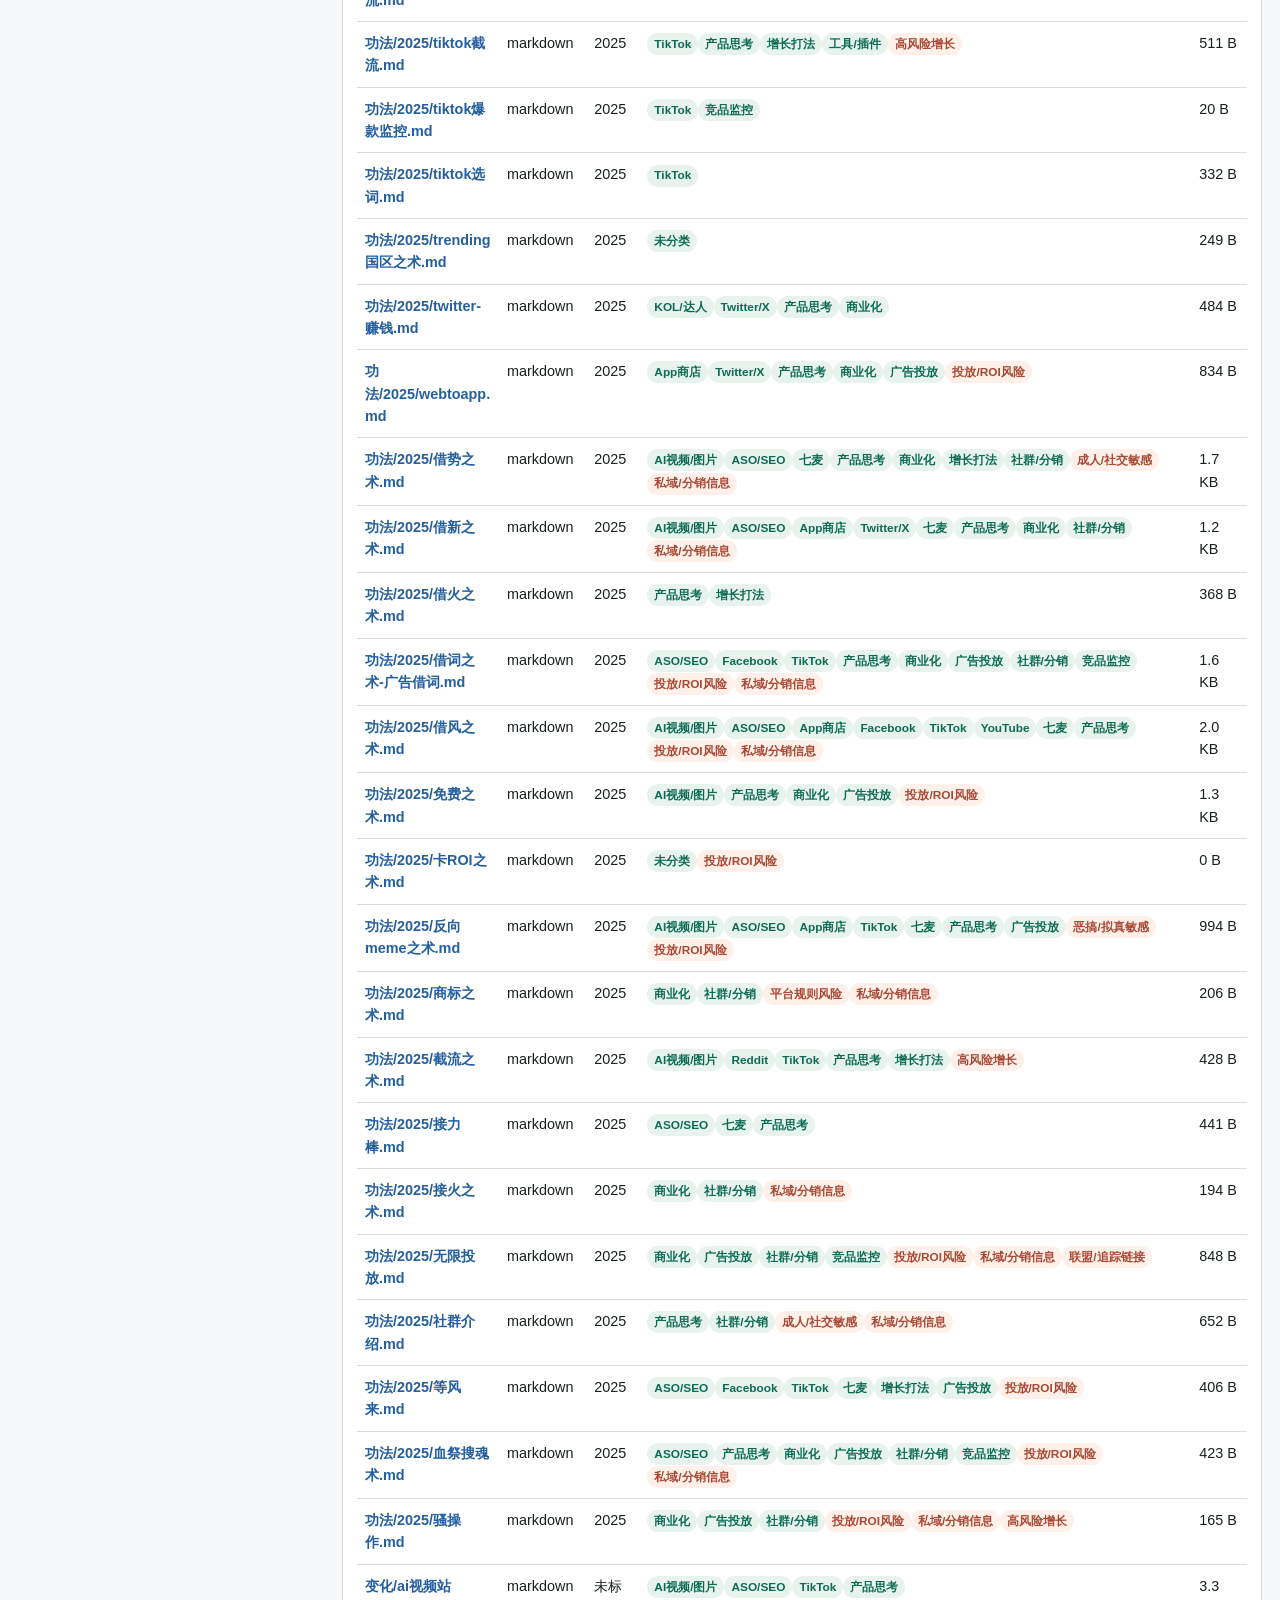
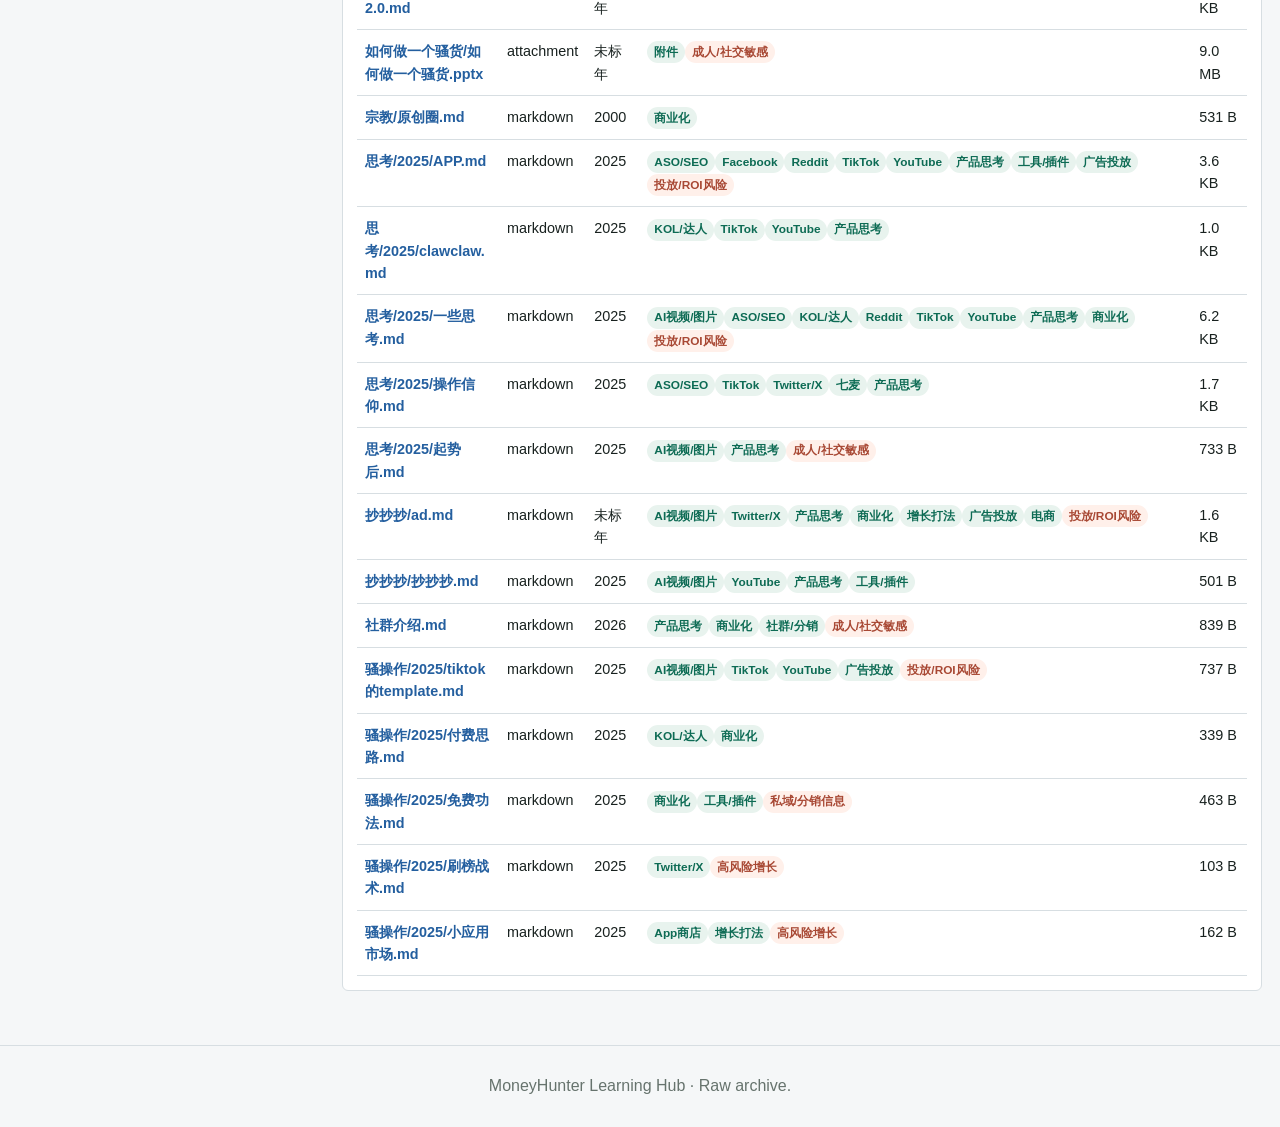
<file: raw/index.html>
<!doctype html>
<html lang="zh-CN">
<head>
  <meta charset="utf-8">
  <meta name="viewport" content="width=device-width, initial-scale=1">
  <title>MoneyHunter Raw Archive</title>
  <meta name="description" content="MoneyHunter 全量原始资料目录，支持路径、类型和目录筛选。">
  <link rel="icon" href="data:,">
  <link rel="stylesheet" href="../site/styles.css">
</head>
<body data-page="raw" data-root-prefix="../">
  <header class="site-header">
    <nav class="nav" aria-label="主导航">
      <a class="brand" href="../index.html"><span class="brand-mark">MH</span><span>MoneyHunter Raw Archive</span></a>
      <div class="nav-links">
        <a href="../index.html">学习库</a>
        <a href="../site/links.html">链接库</a>
        <a class="active" href="index.html">Raw</a>
        <a href="https://github.com/siuserxiaowei/moneyhunter-learning-hub/tree/main/raw" target="_blank" rel="noreferrer">GitHub Raw</a>
      </div>
    </nav>
    <section class="masthead">
      <div>
        <p class="eyebrow">Original Files</p>
        <h1>MoneyHunter 原始资料目录</h1>
      </div>
      <p class="lede">152 个公开文件 · 保留原始目录结构和中文文件名</p>
    </section>
  </header>
  <main>
    <section class="raw-toolbar" aria-label="Raw 资料筛选">
      <label class="search-box">
        <span>路径搜索</span>
        <input id="rawSearchInput" type="search" placeholder="输入文件名、目录、标签">
      </label>
      <label>
        <span>文件类型</span>
        <select id="rawTypeFilter"></select>
      </label>
      <span class="result-note" id="rawCount"></span>
    </section>
    <section class="raw-grid">
      <aside class="side-rail">
        <div class="section-head">
          <h2>目录</h2>
          <span id="rawTreeCount"></span>
        </div>
        <div class="tree compact-tree" id="rawDirectoryTree"></div>
      </aside>
      <div class="table-panel">
        <div class="section-head">
          <h2>全量文件</h2>
          <a class="text-link" href="https://github.com/siuserxiaowei/moneyhunter-learning-hub/tree/main/raw" target="_blank" rel="noreferrer">GitHub Raw</a>
        </div>
        <div class="responsive-table">
          <table class="raw-table">
            <thead><tr><th>文件</th><th>类型</th><th>年份</th><th>标签</th><th>大小</th></tr></thead>
            <tbody id="rawTableBody"></tbody>
          </table>
        </div>
      </div>
    </section>
  </main>
  <footer class="footer">
    <p>MoneyHunter Learning Hub · Raw archive.</p>
  </footer>
  <script src="../site/moneyhunter-data.js"></script>
  <script src="../site/app.js"></script>
</body>
</html>
</file>
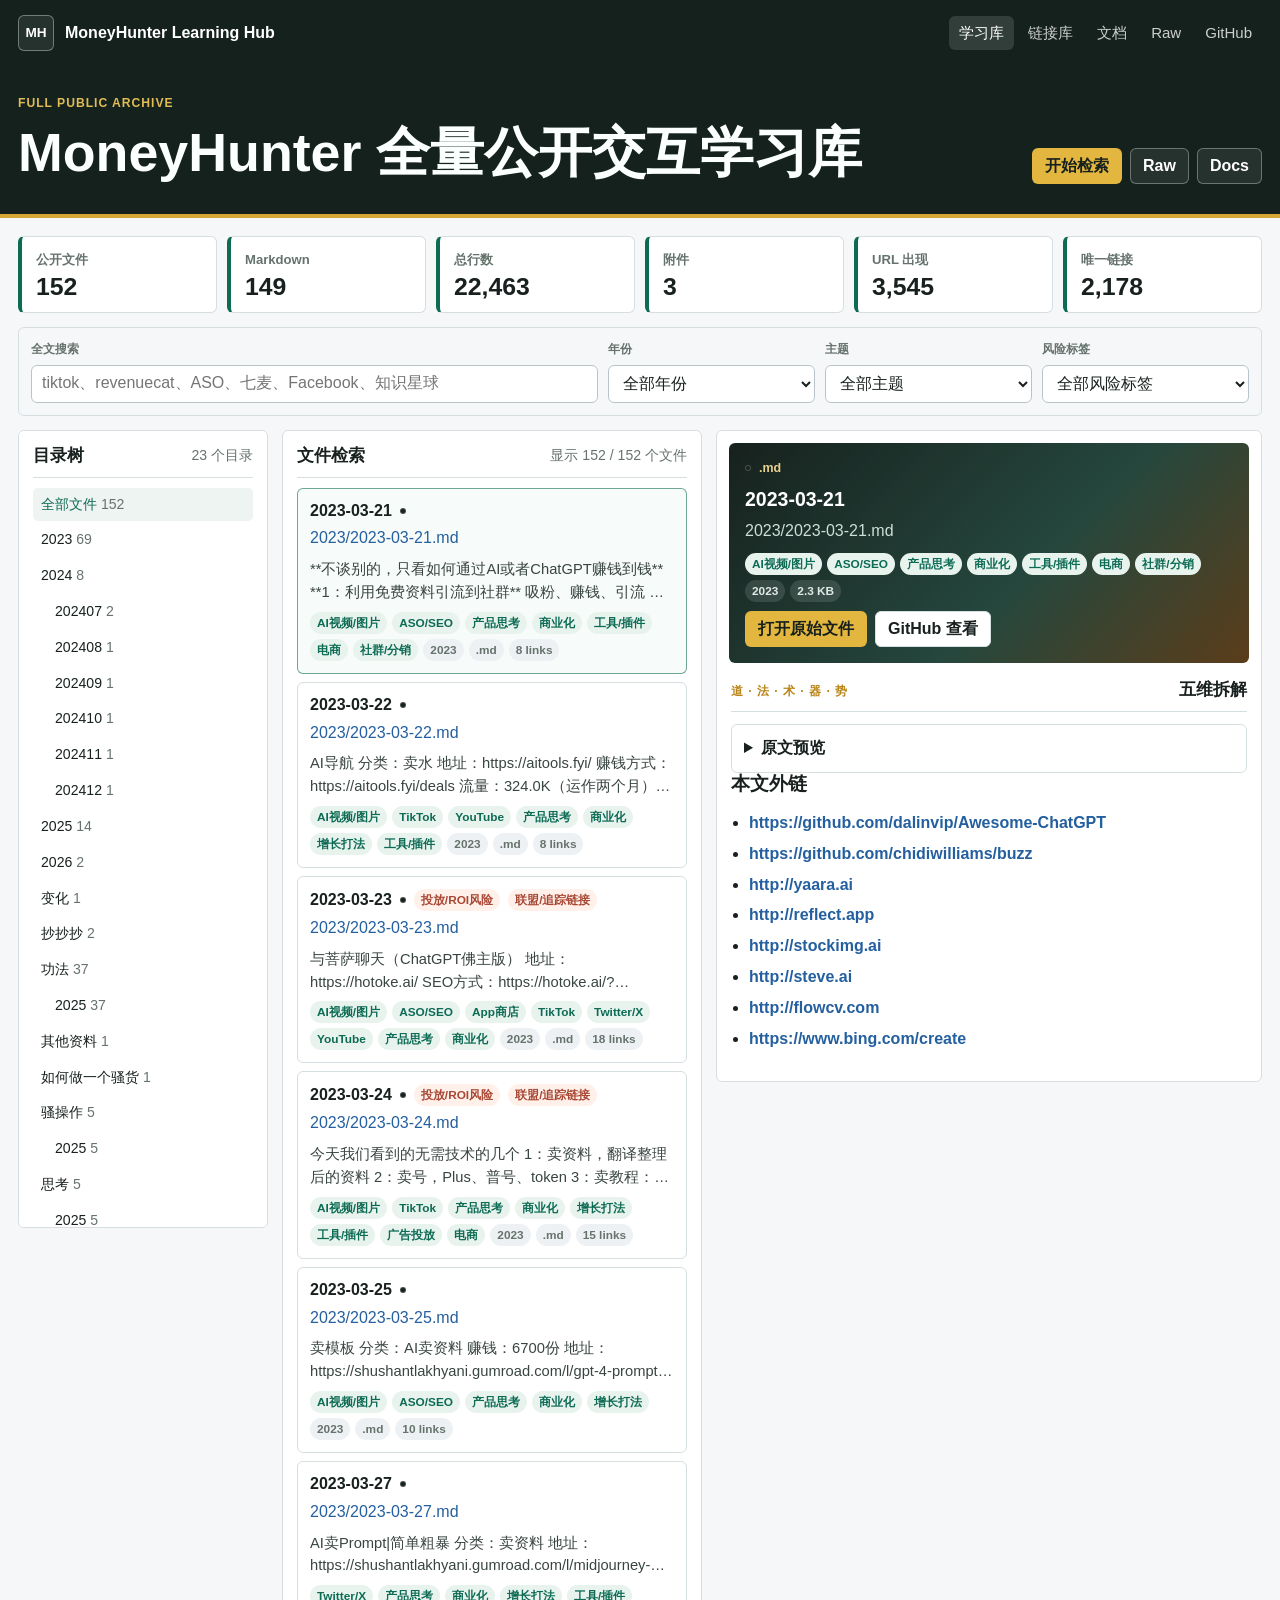
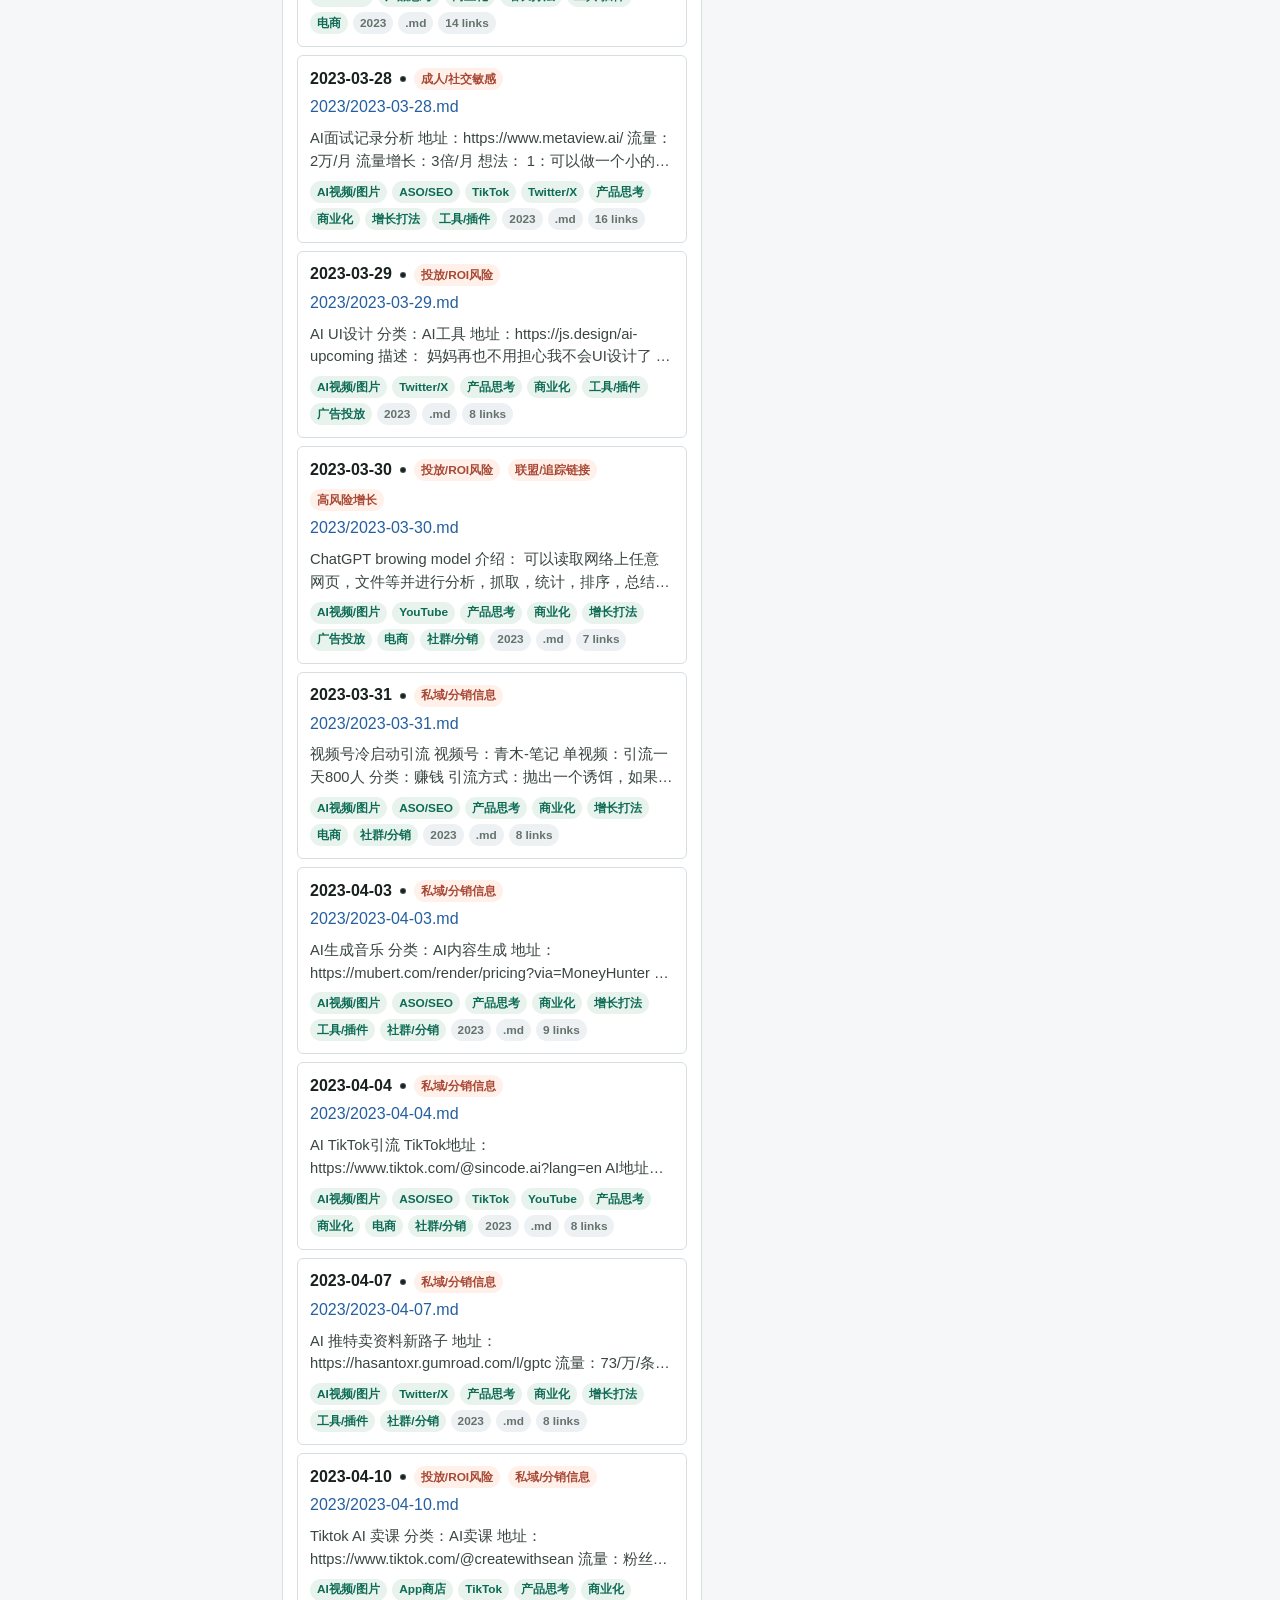
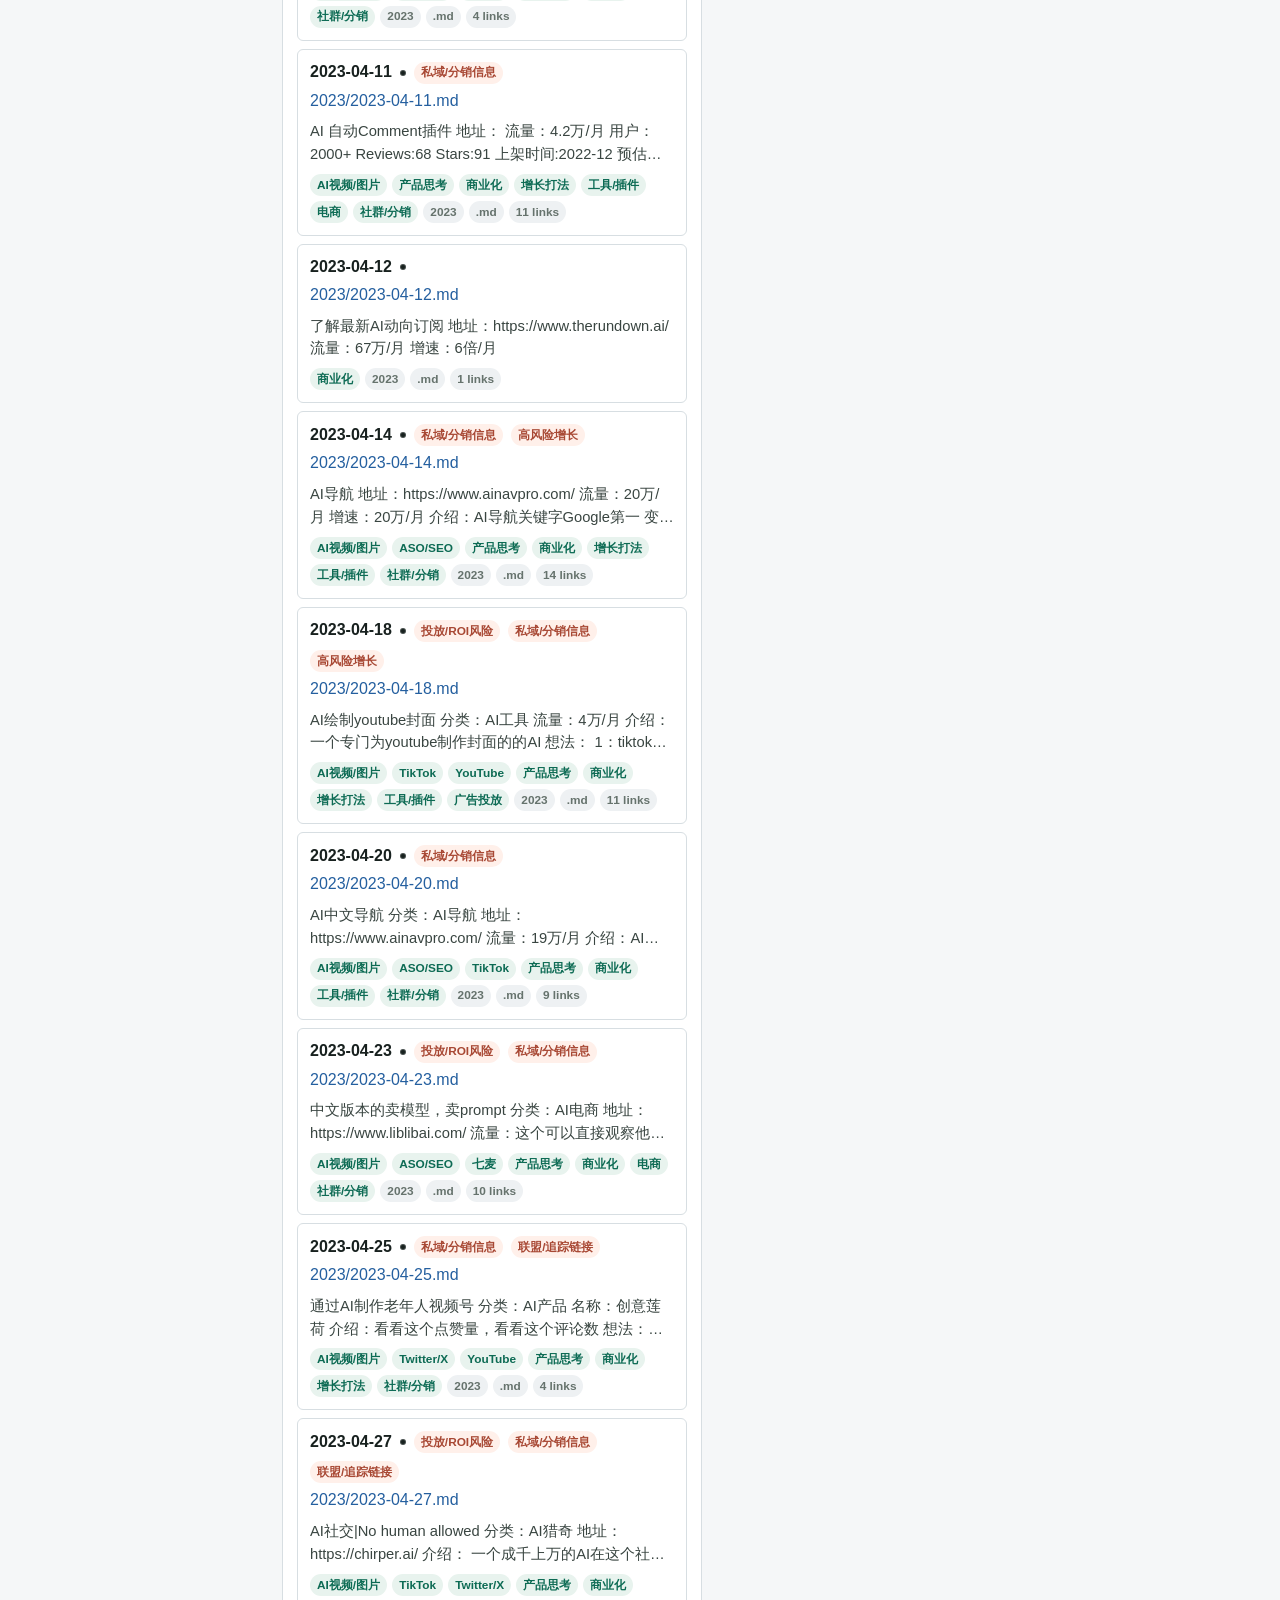
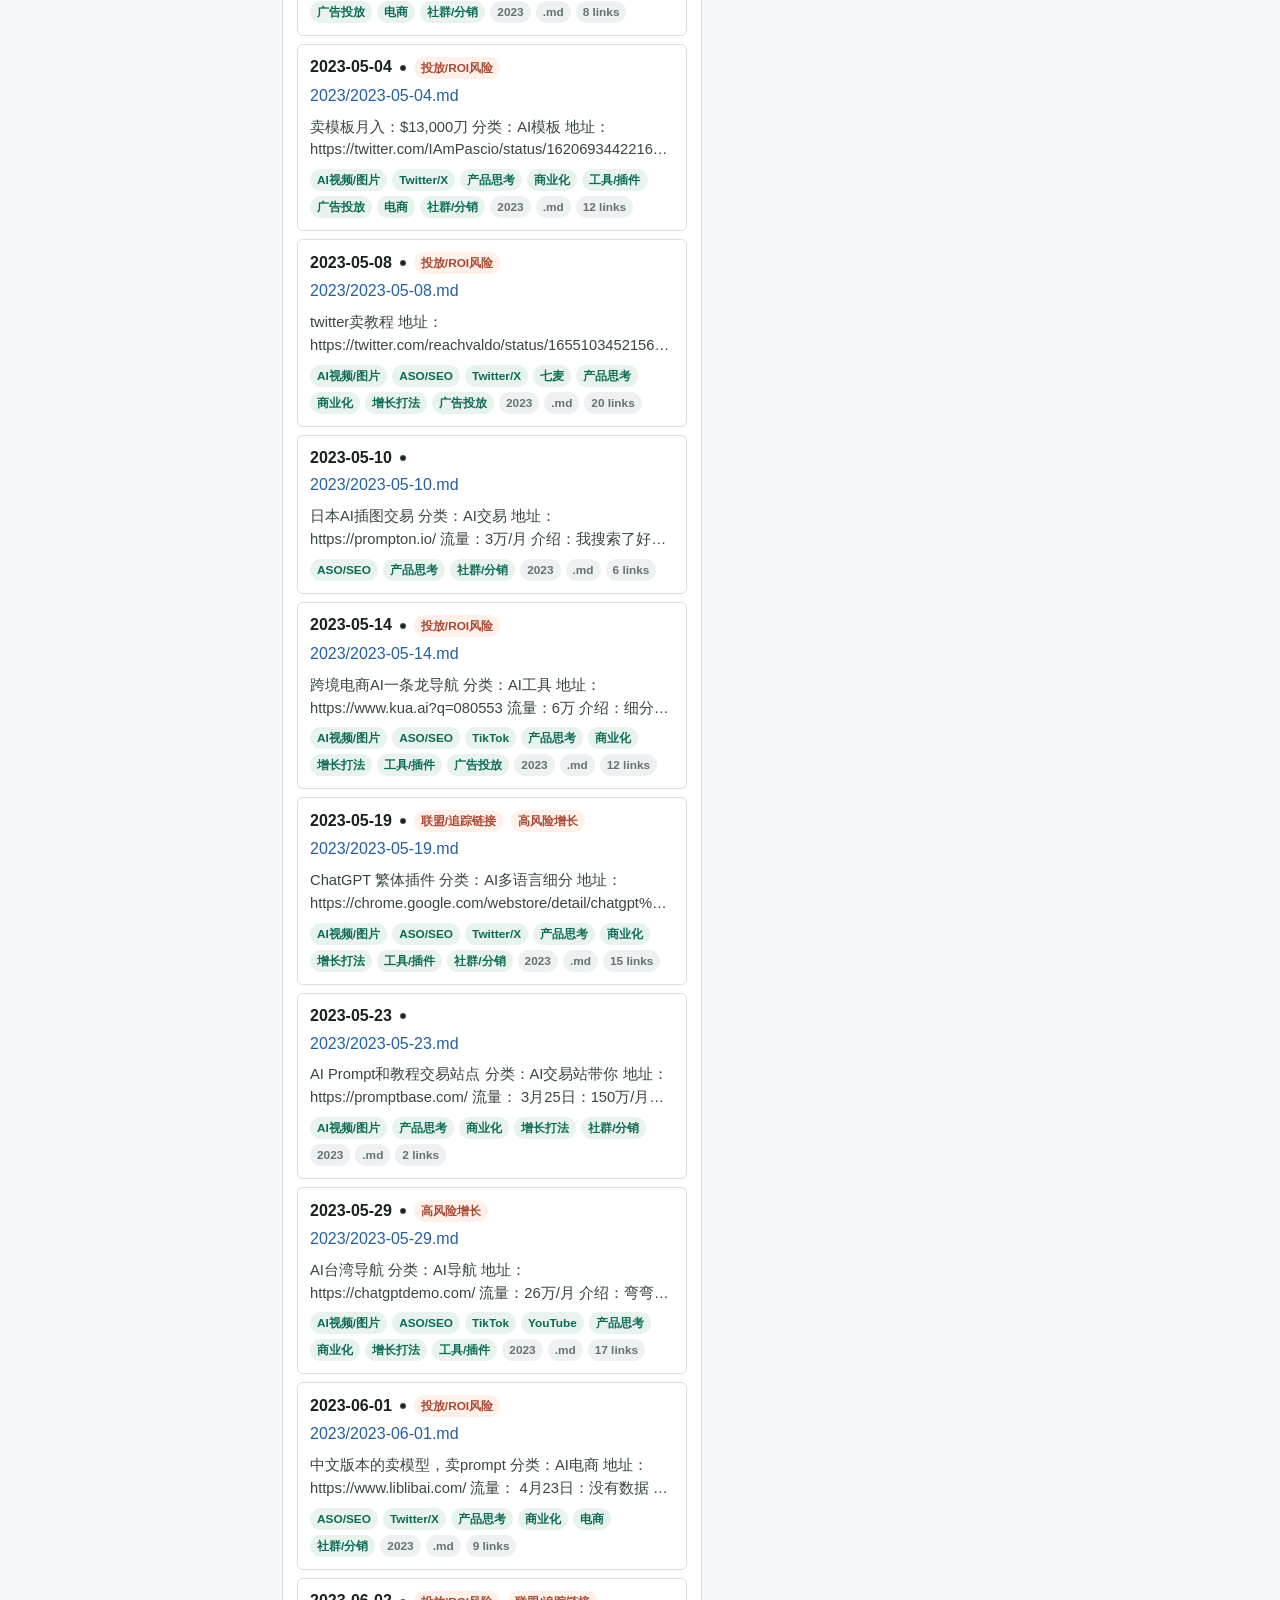
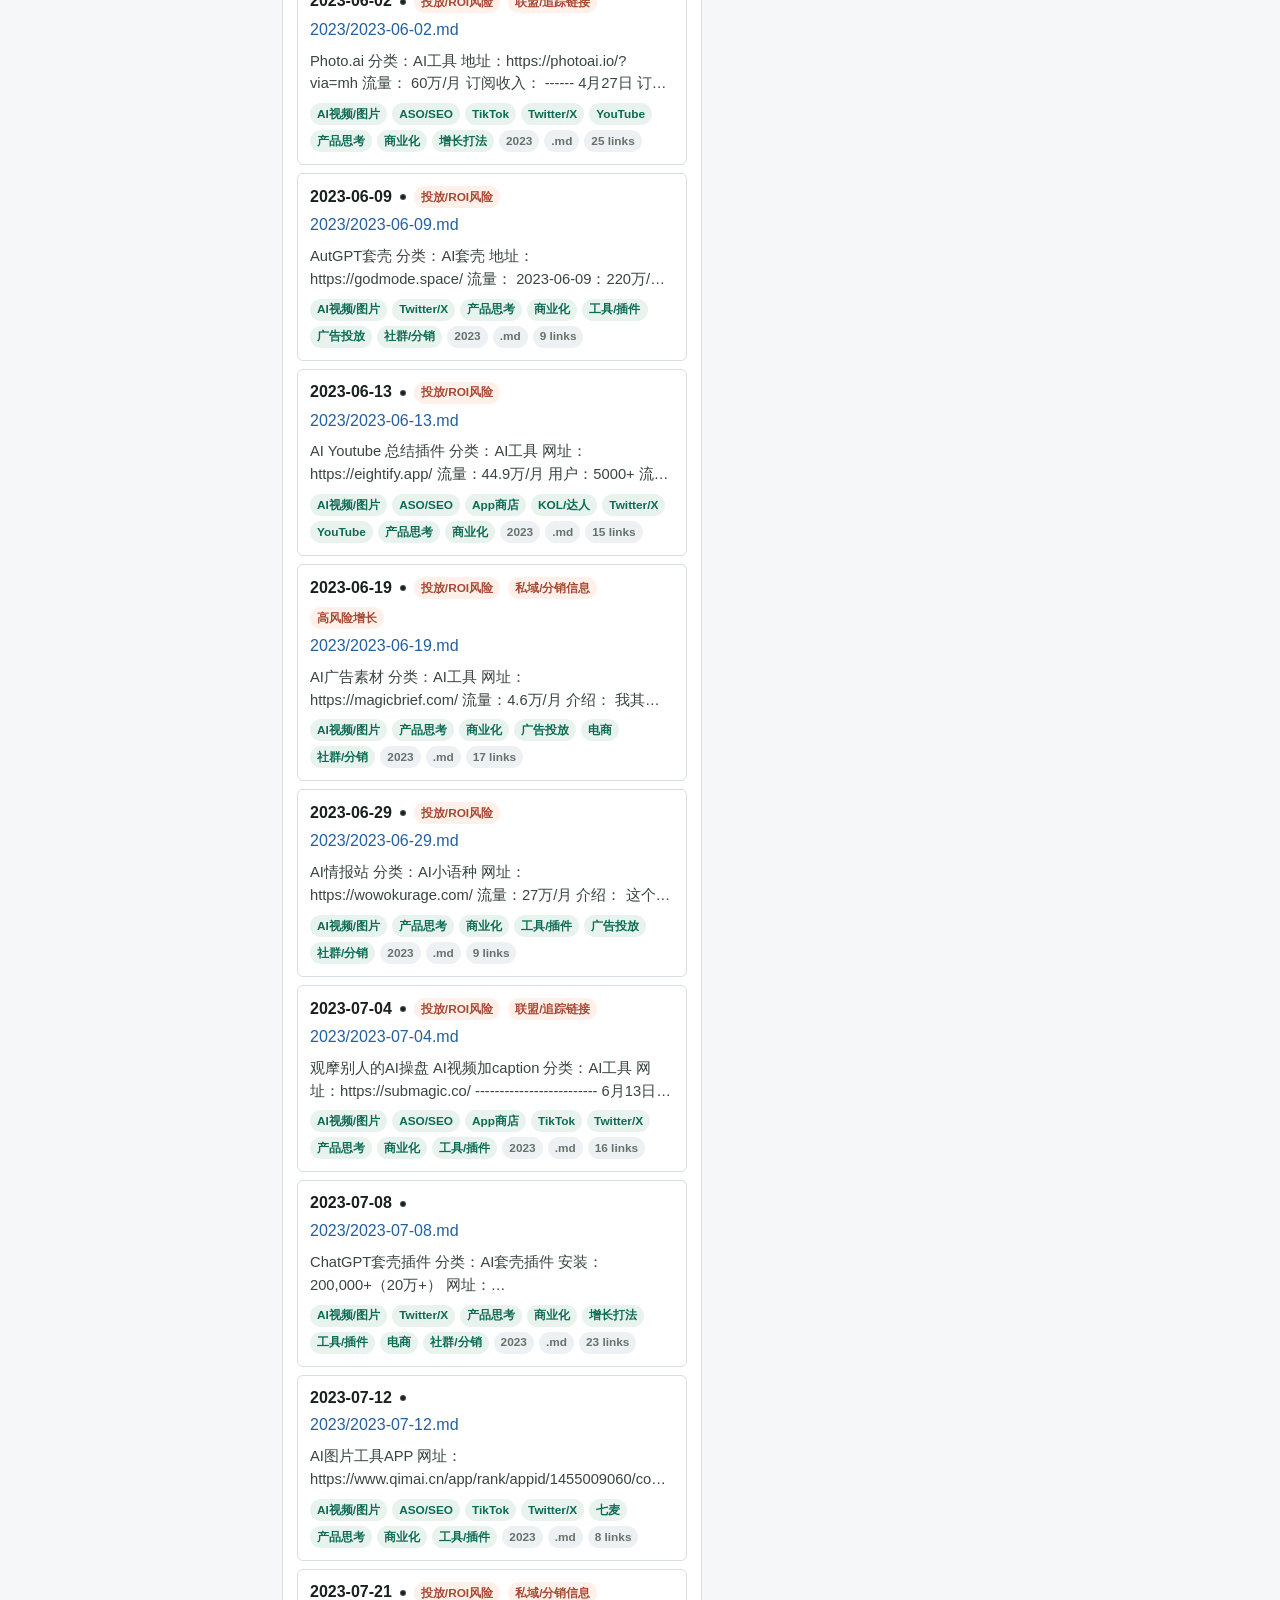
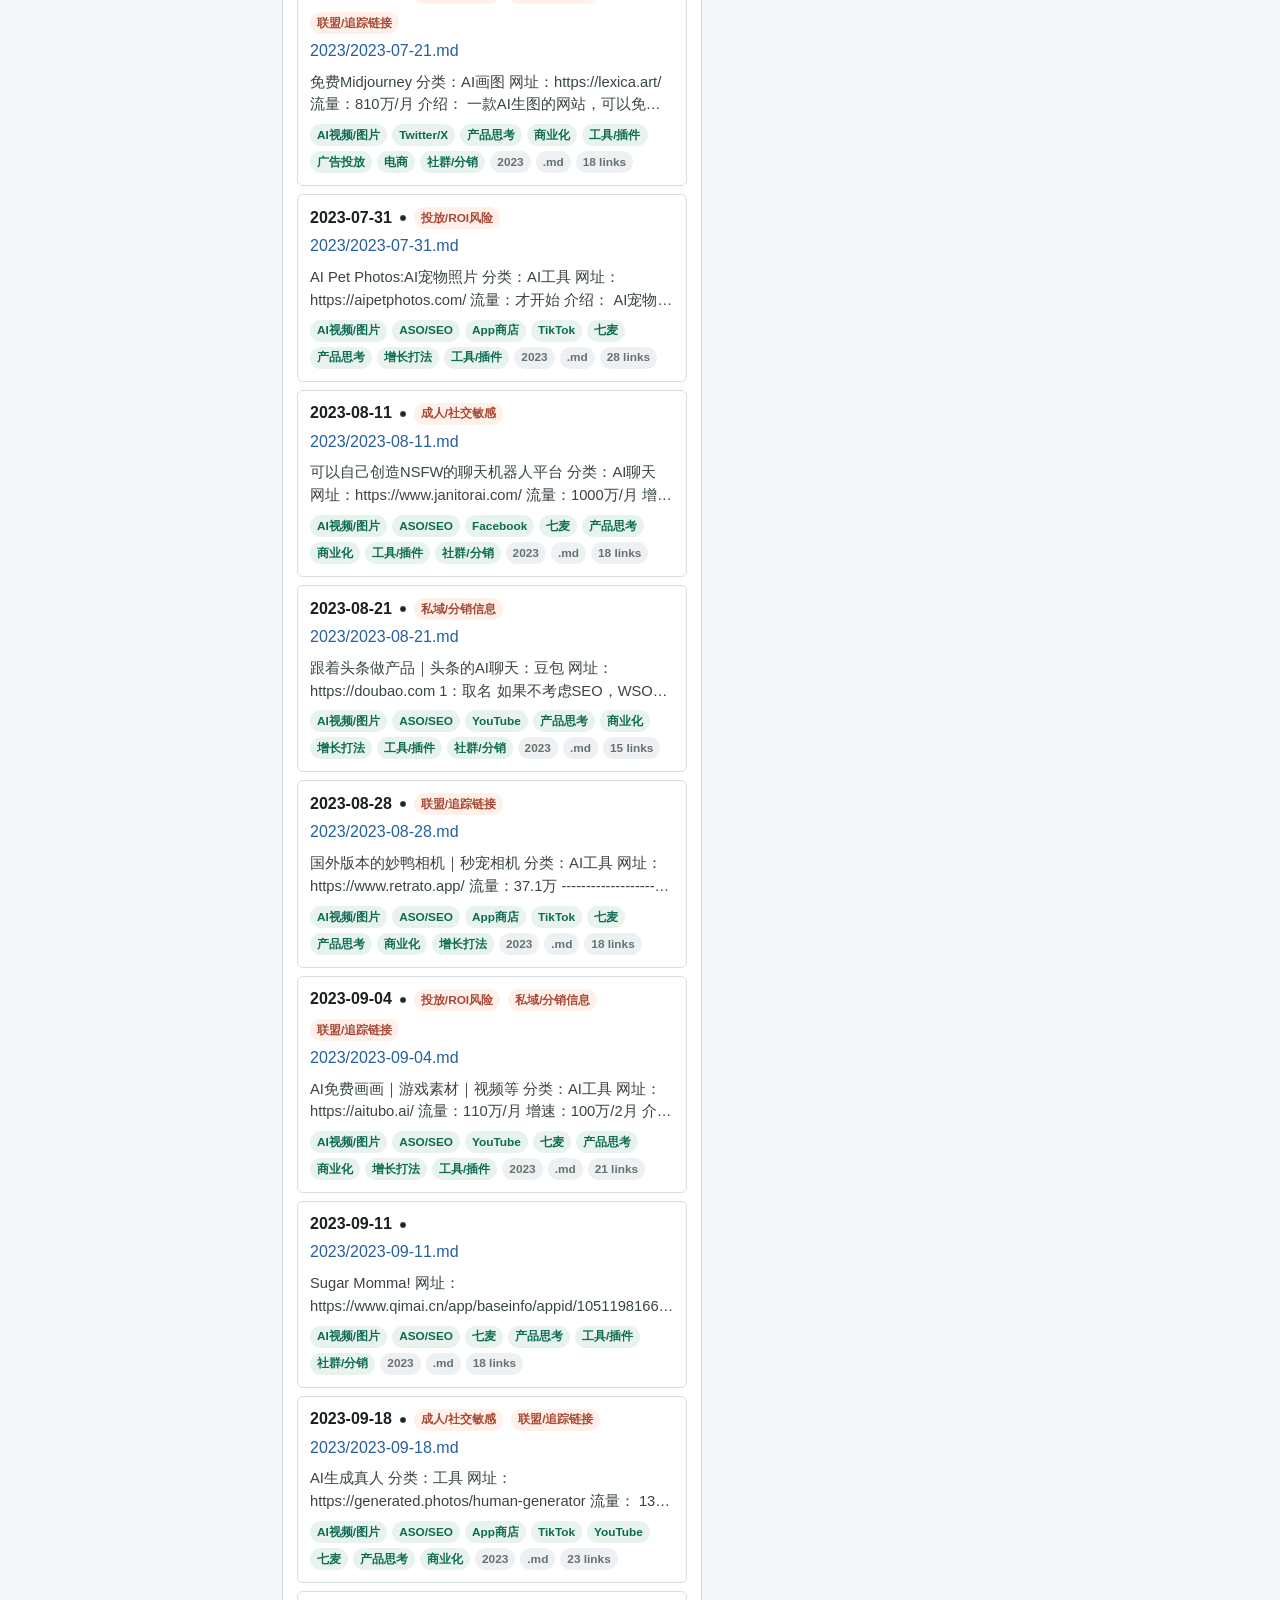
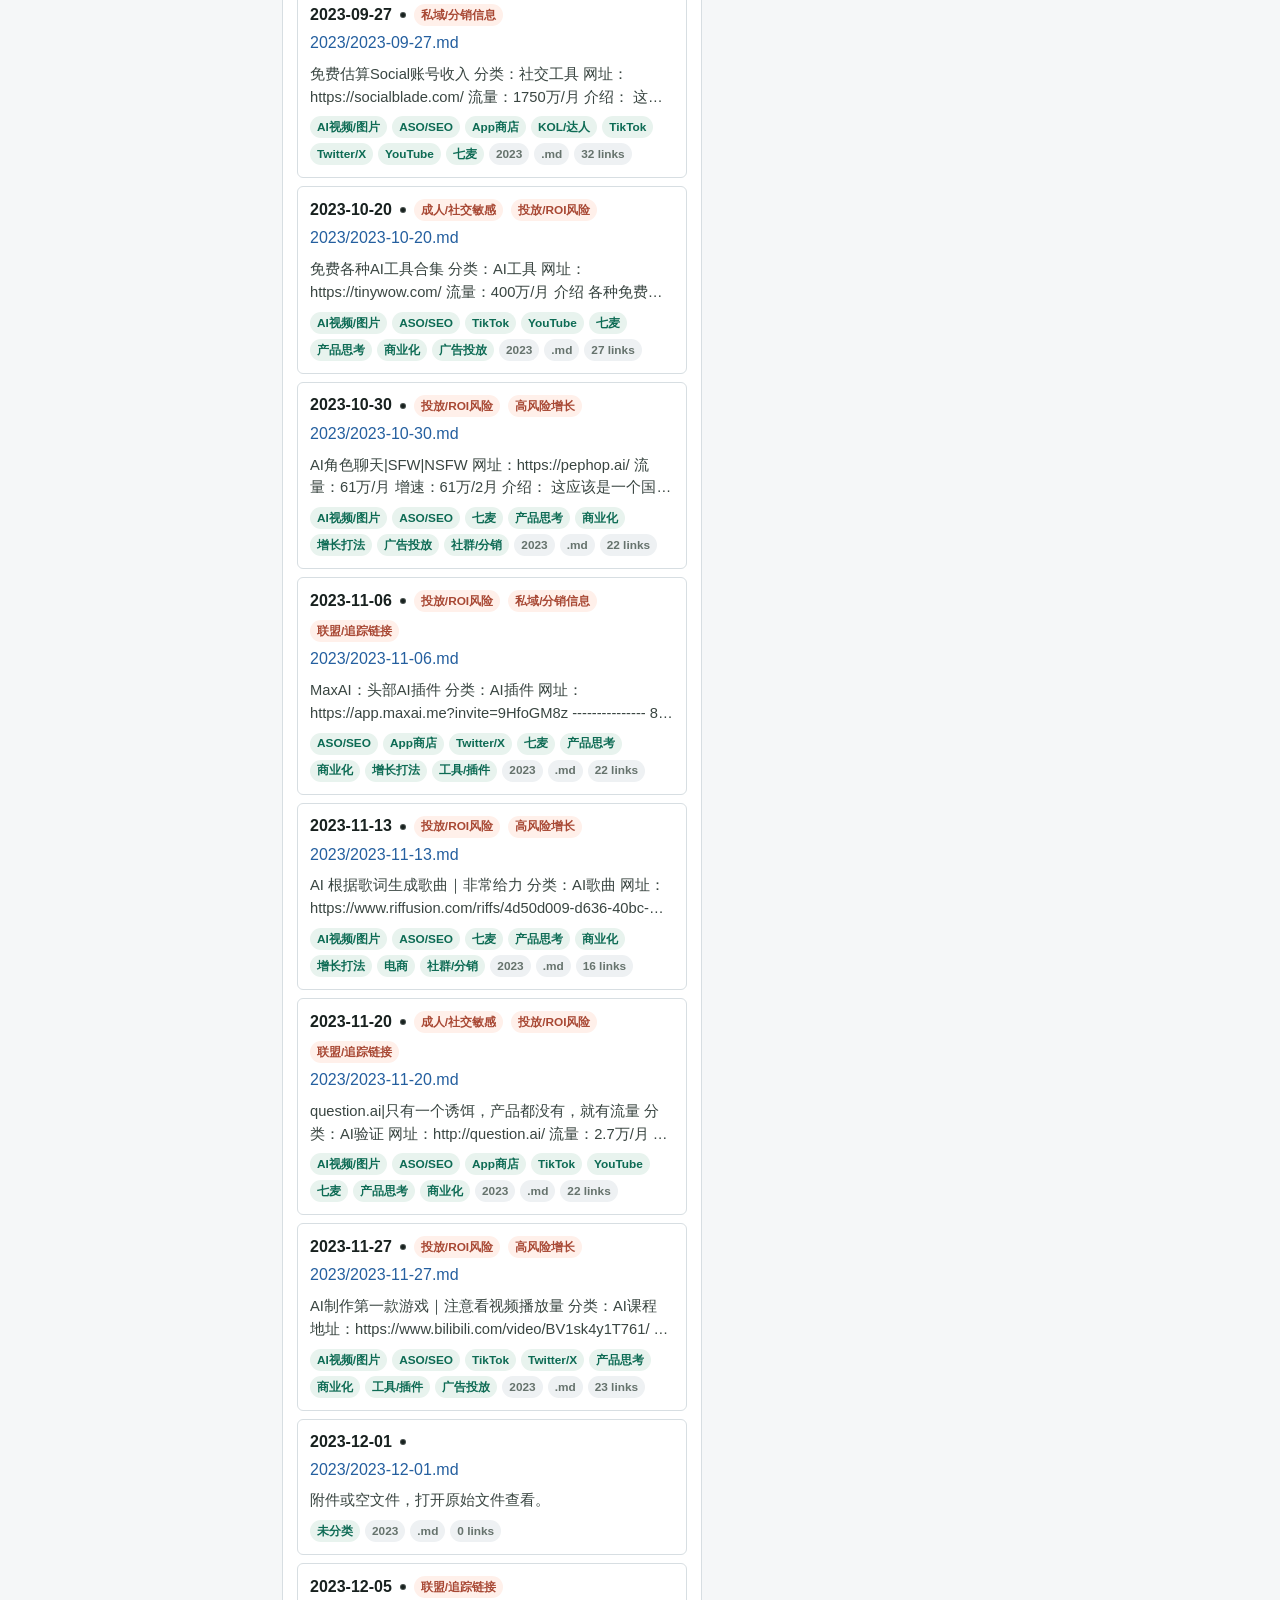
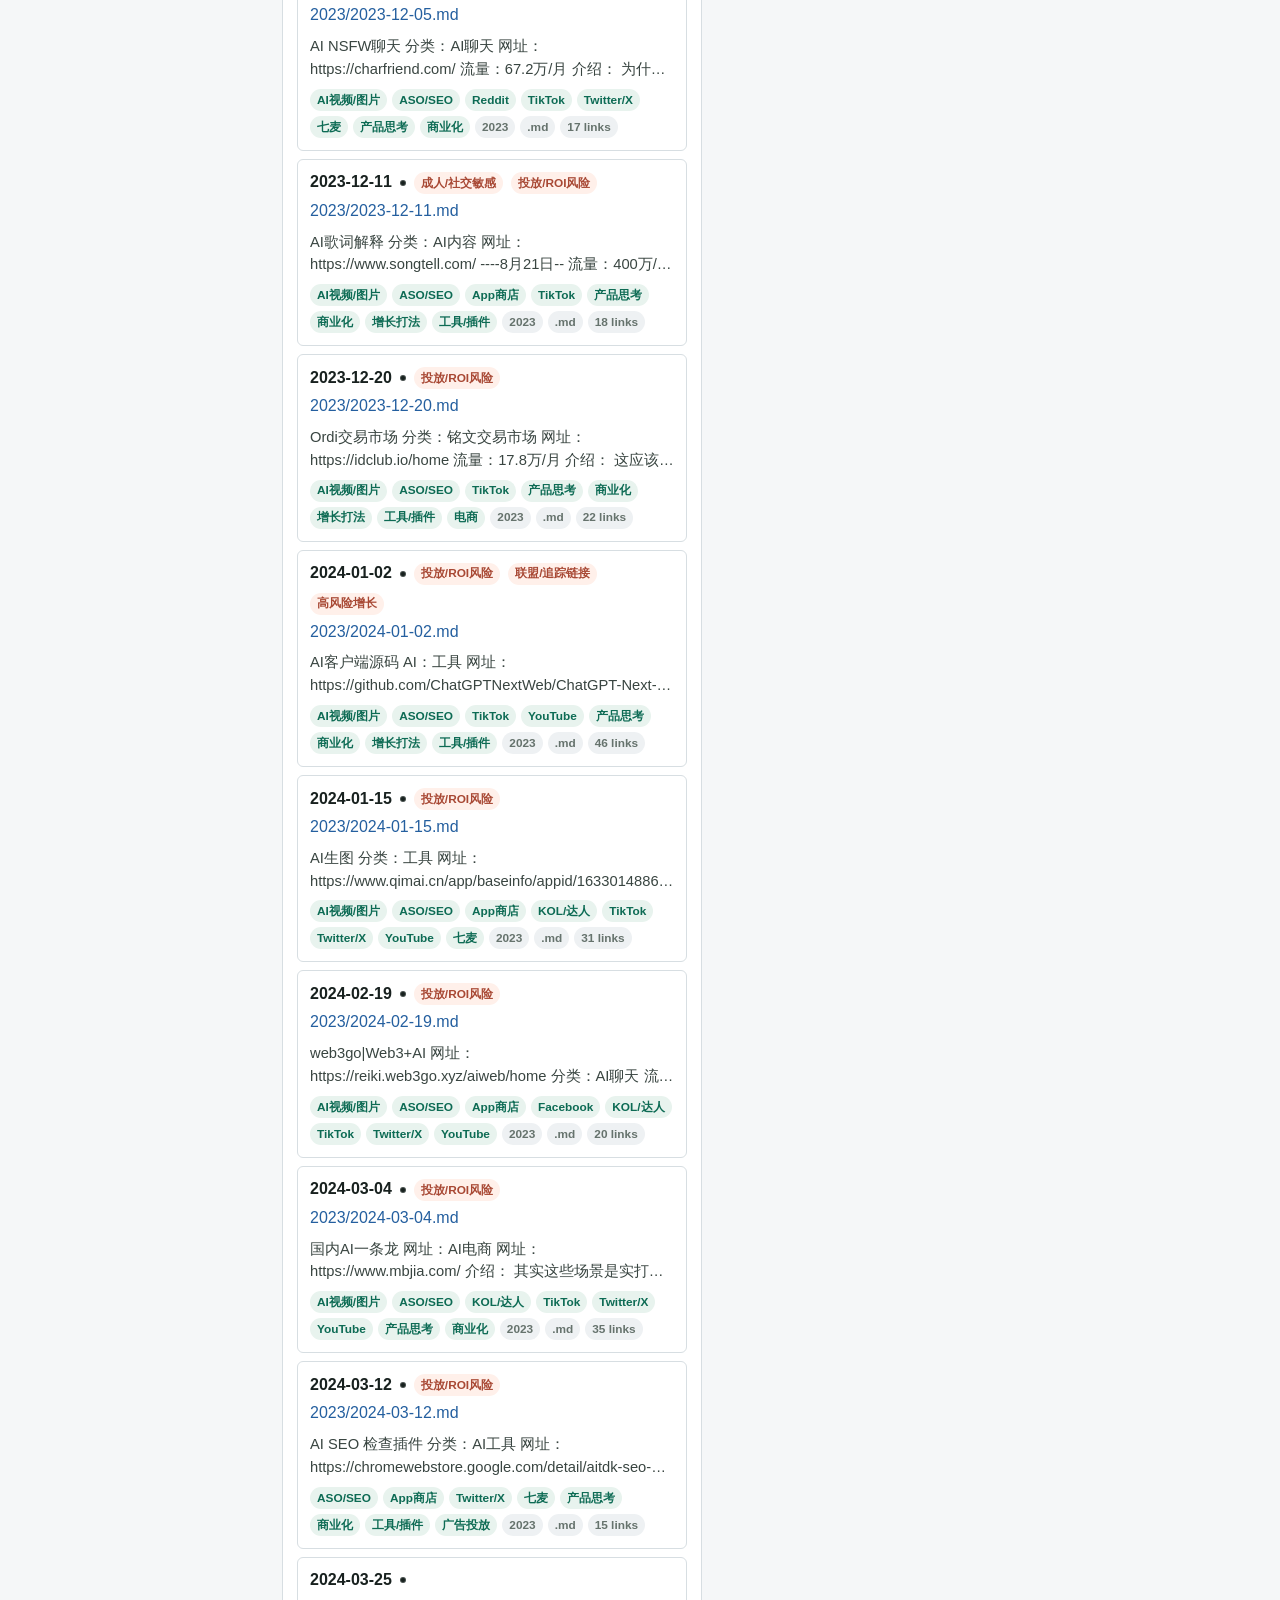
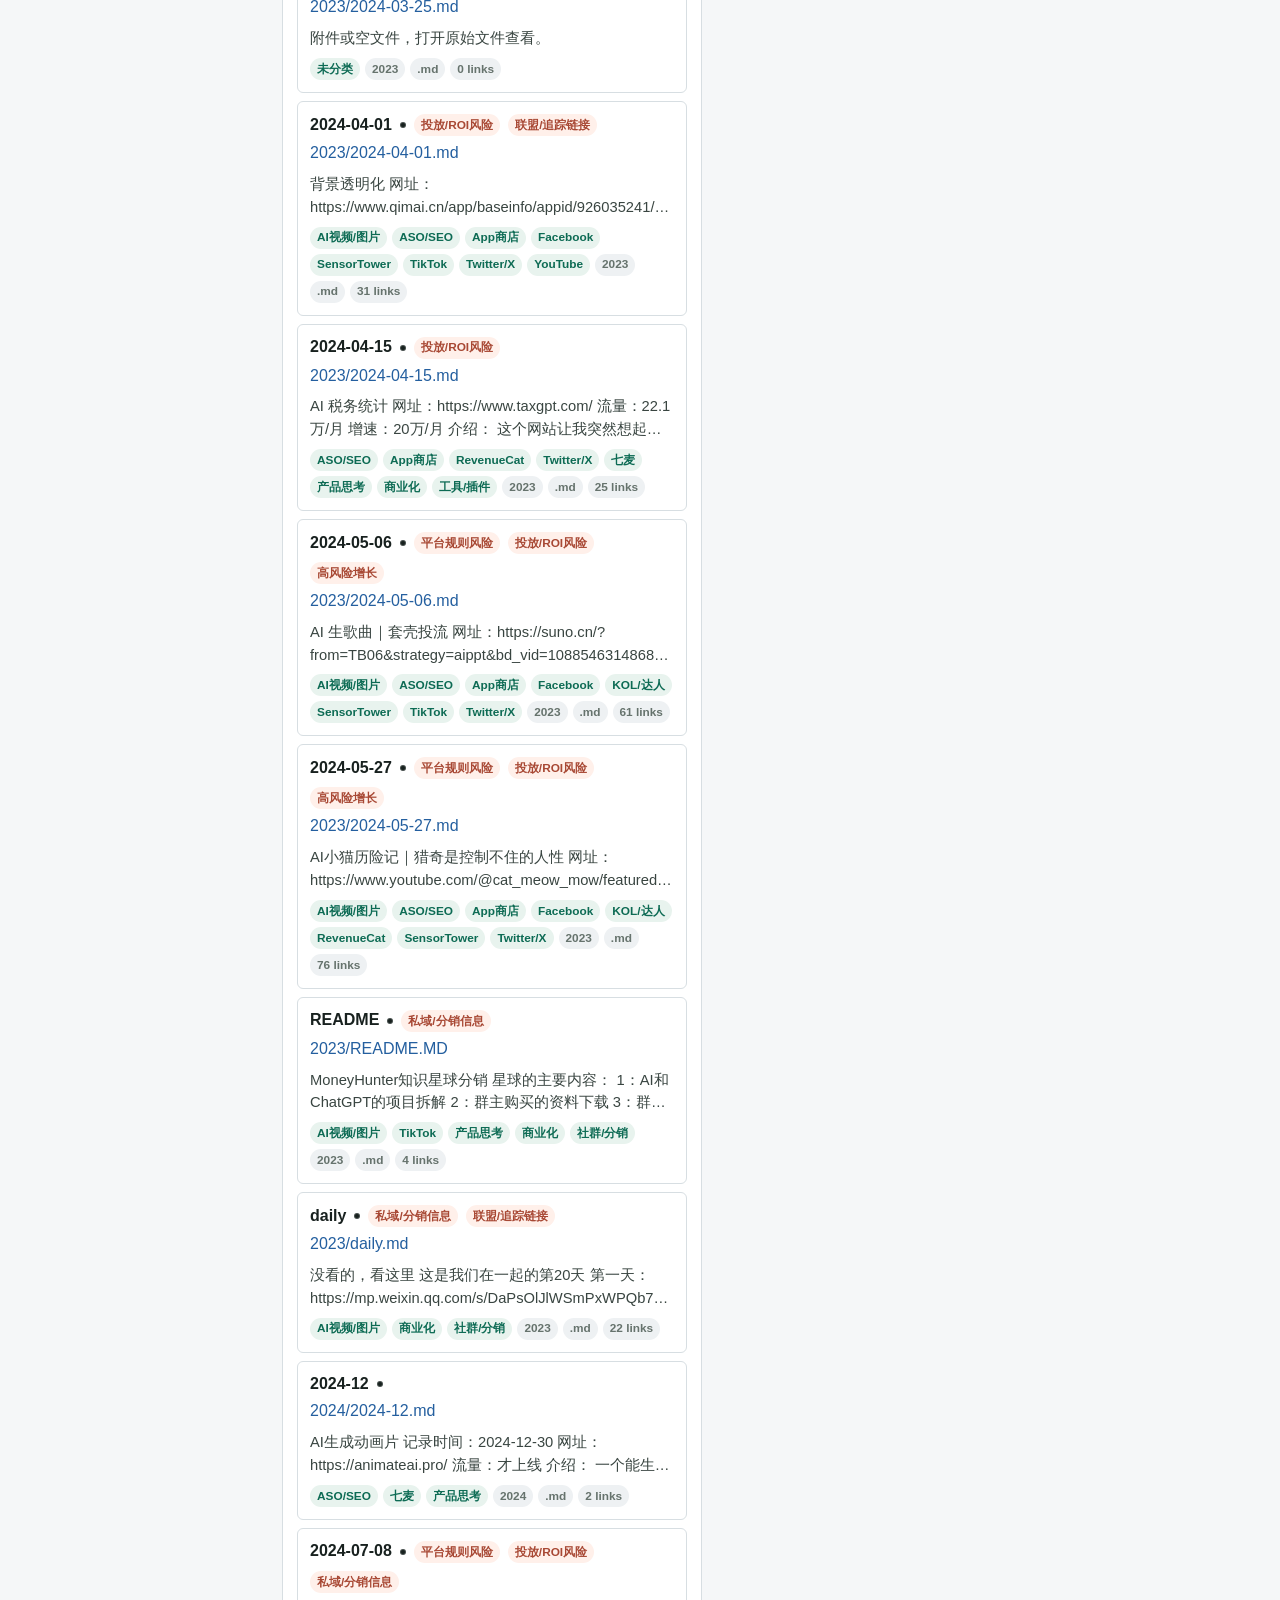
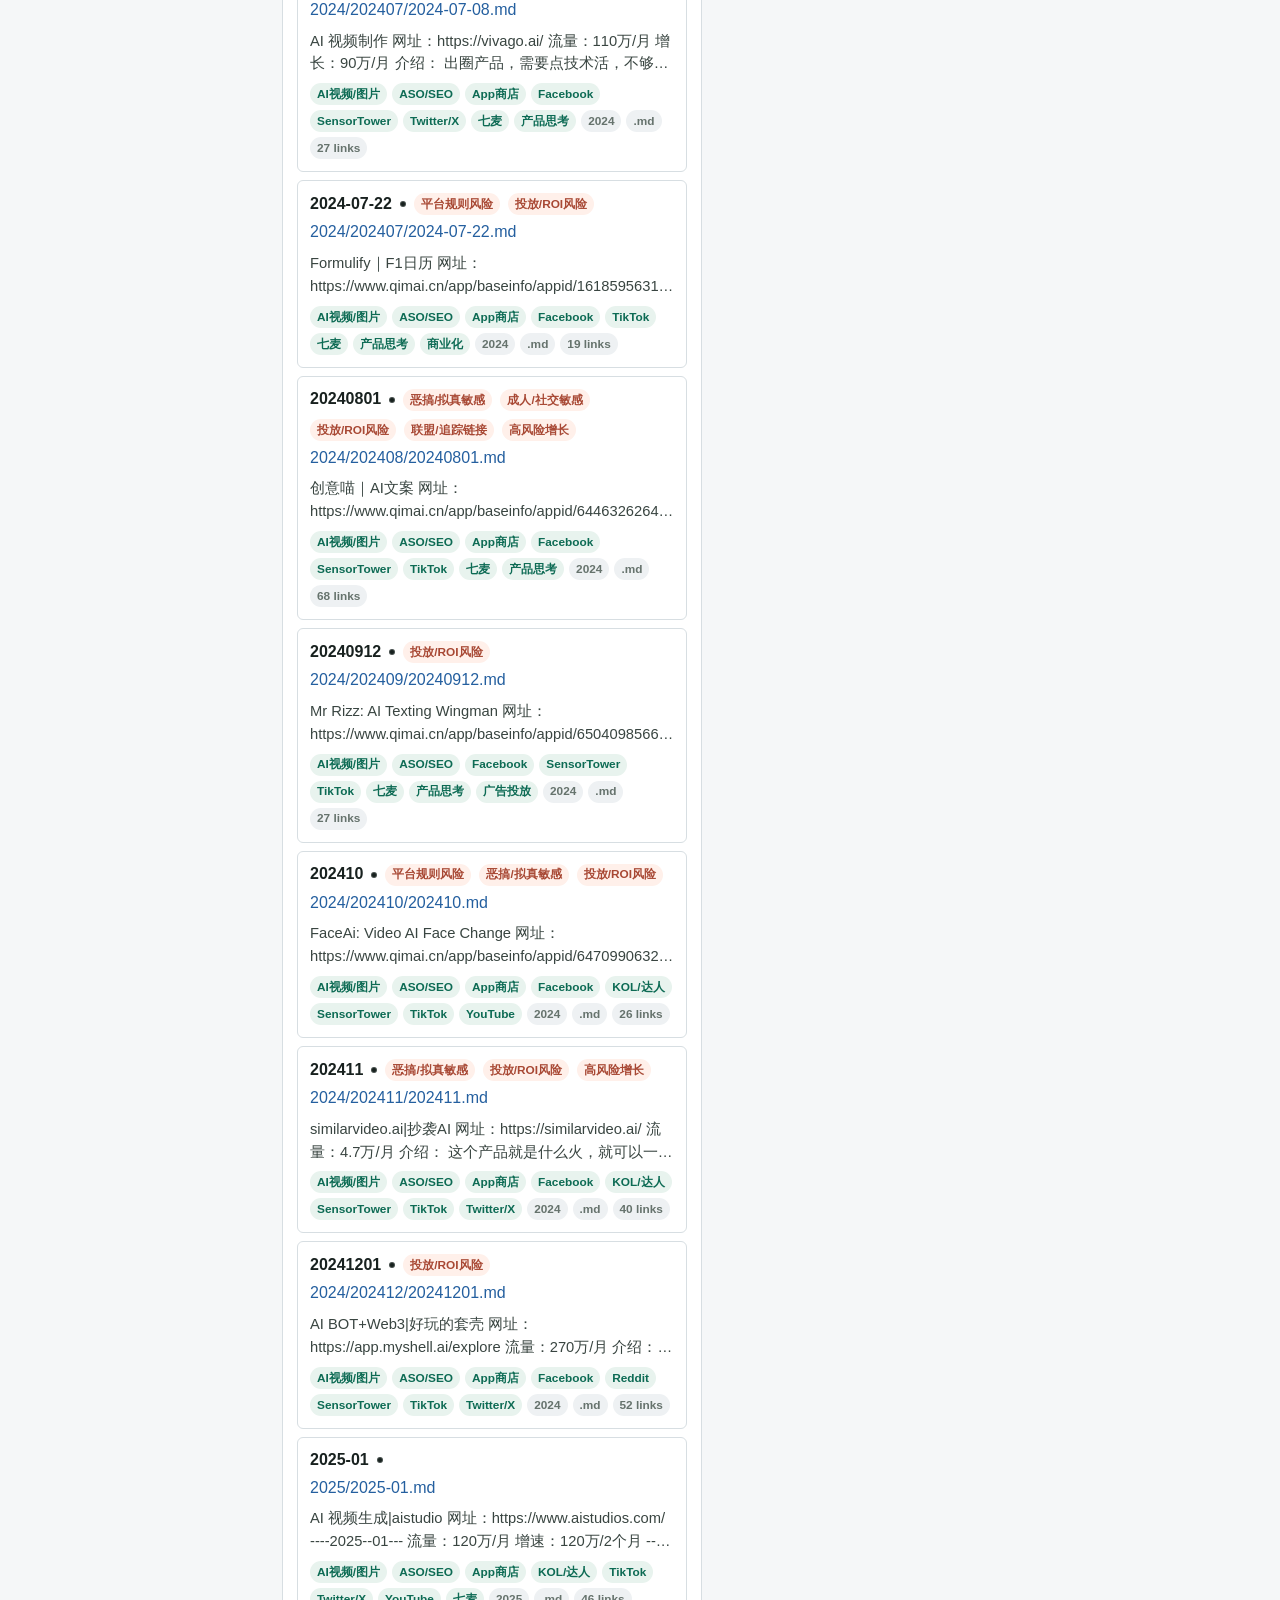
<file: site/index.html>
<!doctype html>
<html lang="zh-CN">
<head>
  <meta charset="utf-8">
  <meta name="viewport" content="width=device-width, initial-scale=1">
  <title>MoneyHunter 全量公开交互学习库</title>
  <meta name="description" content="MoneyHunter 全量公开交互学习库，支持原文、附件、外链、目录和全文搜索。">
  <link rel="icon" href="data:,">
  <link rel="stylesheet" href="styles.css">
</head>
<body data-page="home" data-root-prefix="../">
  <header class="site-header">
    <nav class="nav" aria-label="主导航">
      <a class="brand" href="../index.html">
        <span class="brand-mark">MH</span>
        <span>MoneyHunter Learning Hub</span>
      </a>
      <div class="nav-links">
        <a class="active" href="index.html">学习库</a>
        <a href="links.html">链接库</a>
        <a href="../docs/moneyhunter-overview.md">文档</a>
        <a href="../raw/">Raw</a>
        <a href="https://github.com/siuserxiaowei/moneyhunter-learning-hub" target="_blank" rel="noreferrer">GitHub</a>
      </div>
    </nav>
    <section class="masthead">
      <div>
        <p class="eyebrow">Full Public Archive</p>
        <h1>MoneyHunter 全量公开交互学习库</h1>
      </div>
      <div class="masthead-actions">
        <a class="button primary" href="#explore">开始检索</a>
        <a class="button secondary" href="../raw/">Raw</a>
        <a class="button secondary" href="../docs/moneyhunter-overview.md">Docs</a>
      </div>
    </section>
  </header>
  <main>

    <section class="stats-strip" id="stats" aria-label="资料统计"></section>
    <section class="desk-toolbar" id="explore" aria-label="资料筛选">
      <label class="search-box">
        <span>全文搜索</span>
        <input id="searchInput" type="search" placeholder="tiktok、revenuecat、ASO、七麦、Facebook、知识星球">
      </label>
      <label>
        <span>年份</span>
        <select id="yearFilter"></select>
      </label>
      <label>
        <span>主题</span>
        <select id="tagFilter"></select>
      </label>
      <label>
        <span>风险标签</span>
        <select id="riskFilter"></select>
      </label>
    </section>
    <section class="workspace-grid">
      <aside class="side-rail">
        <div class="section-head">
          <h2>目录树</h2>
          <span id="treeCount"></span>
        </div>
        <div class="tree" id="directoryTree"></div>
      </aside>
      <section class="result-pane">
        <div class="section-head">
          <h2>文件检索</h2>
          <span id="resultCount"></span>
        </div>
        <div class="file-list" id="fileResults"></div>
      </section>
      <aside class="detail-pane" id="fileDetail">
        <div class="empty-detail">
          <p class="eyebrow">File Detail</p>
          <h2>选择一份资料</h2>
          <p>右侧会显示原文摘要、标签、外链和公开打开入口。</p>
        </div>
      </aside>
    </section>
    <section class="learning-band">
      <div class="section-head">
        <h2>学习拆解</h2>
        <a class="text-link" href="../docs/moneyhunter-overview.md">打开完整文档</a>
      </div>
      <div class="study-grid">
        <a href="../docs/moneyhunter-overview.md">总览路径</a>
        <a href="../docs/moneyhunter-growth-map.md">增长打法地图</a>
        <a href="../docs/moneyhunter-file-index.md">全量文件索引</a>
        <a href="../docs/moneyhunter-risk-notes.md">风险边界说明</a>
      </div>
    </section>
    <section class="asset-grid">
      <div class="asset-section">
        <div class="section-head">
          <h2>附件库</h2>
          <span id="attachmentCount"></span>
        </div>
        <div class="attachment-list" id="attachmentGrid"></div>
      </div>
      <div class="asset-section">
        <div class="section-head">
          <h2>高频外链域名</h2>
          <a class="text-link" href="links.html">完整链接库</a>
        </div>
        <div class="domain-list" id="domainGrid"></div>
      </div>
    </section>

  </main>
  <footer class="footer">
    <p>MoneyHunter Learning Hub · 全量公开资料库 · GitHub Pages 静态站。</p>
  </footer>
  <script src="moneyhunter-data.js"></script>
  <script src="app.js"></script>
</body>
</html>
</file>
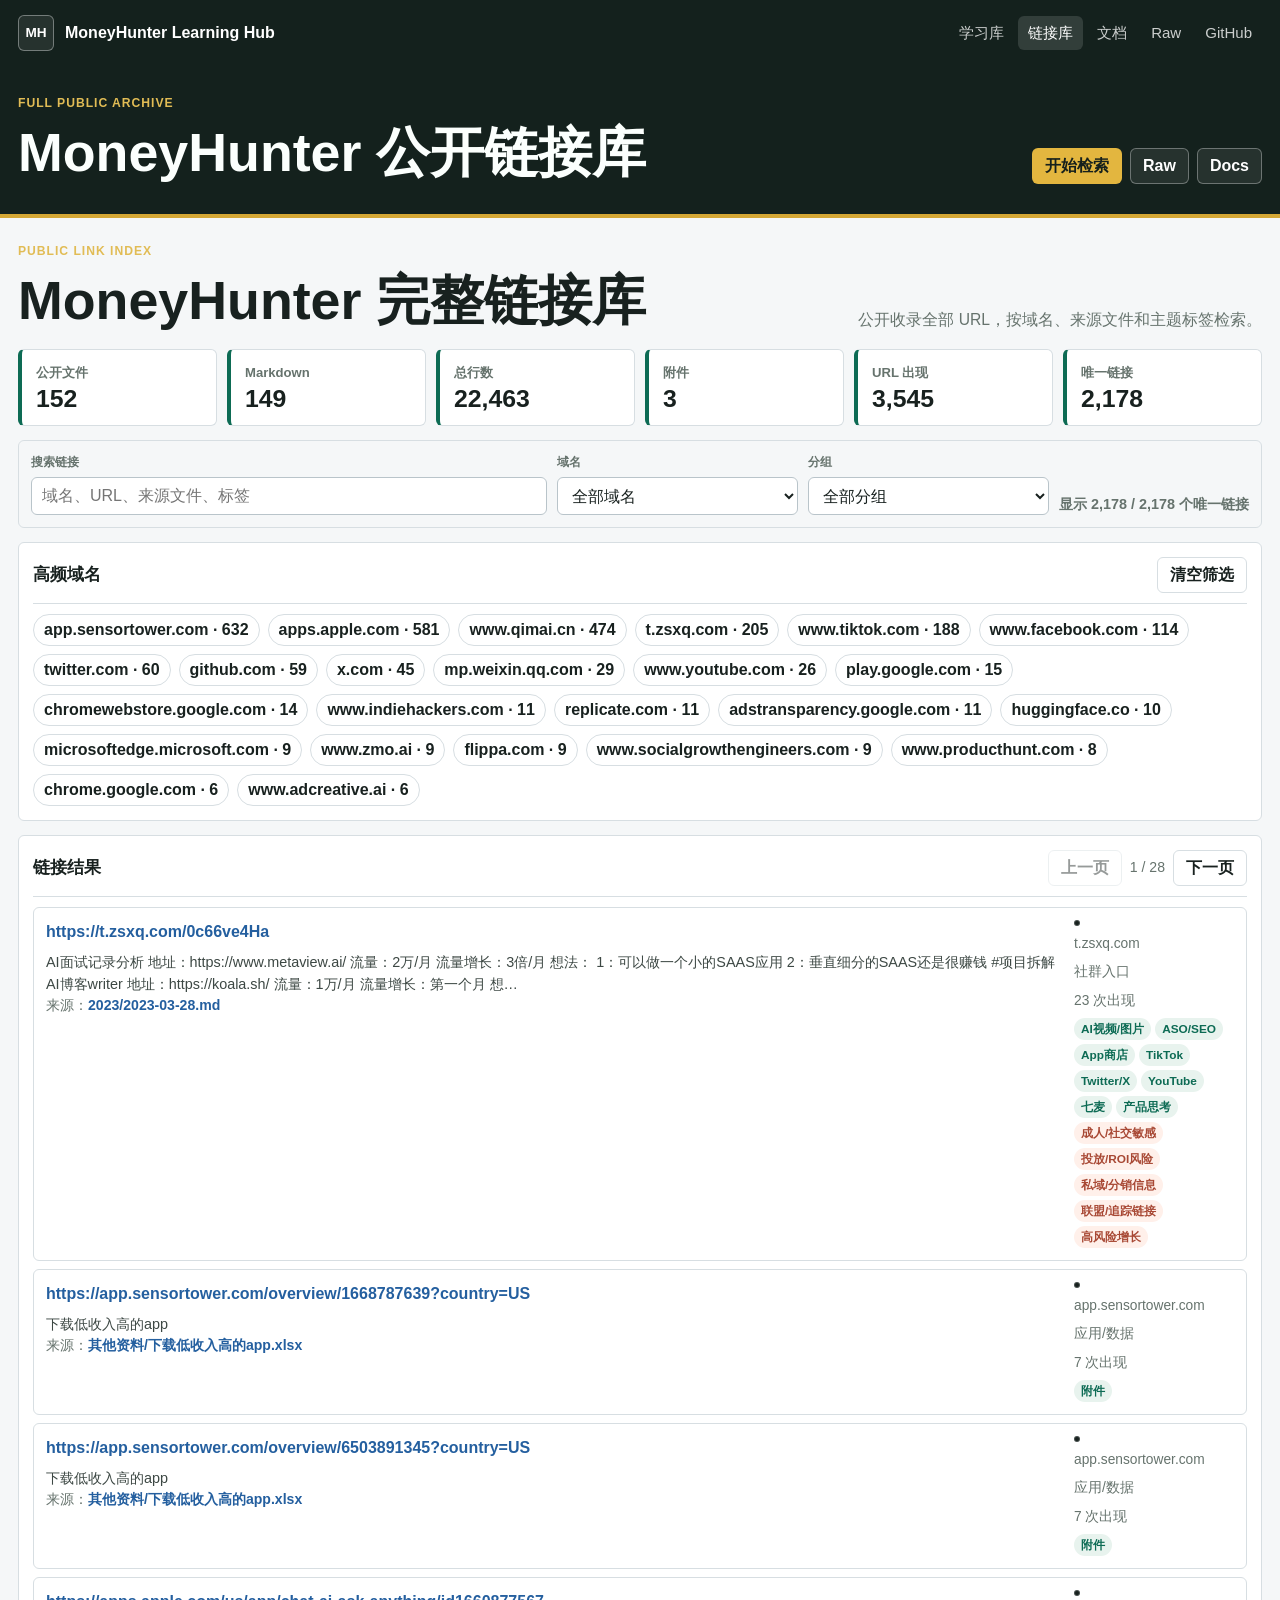
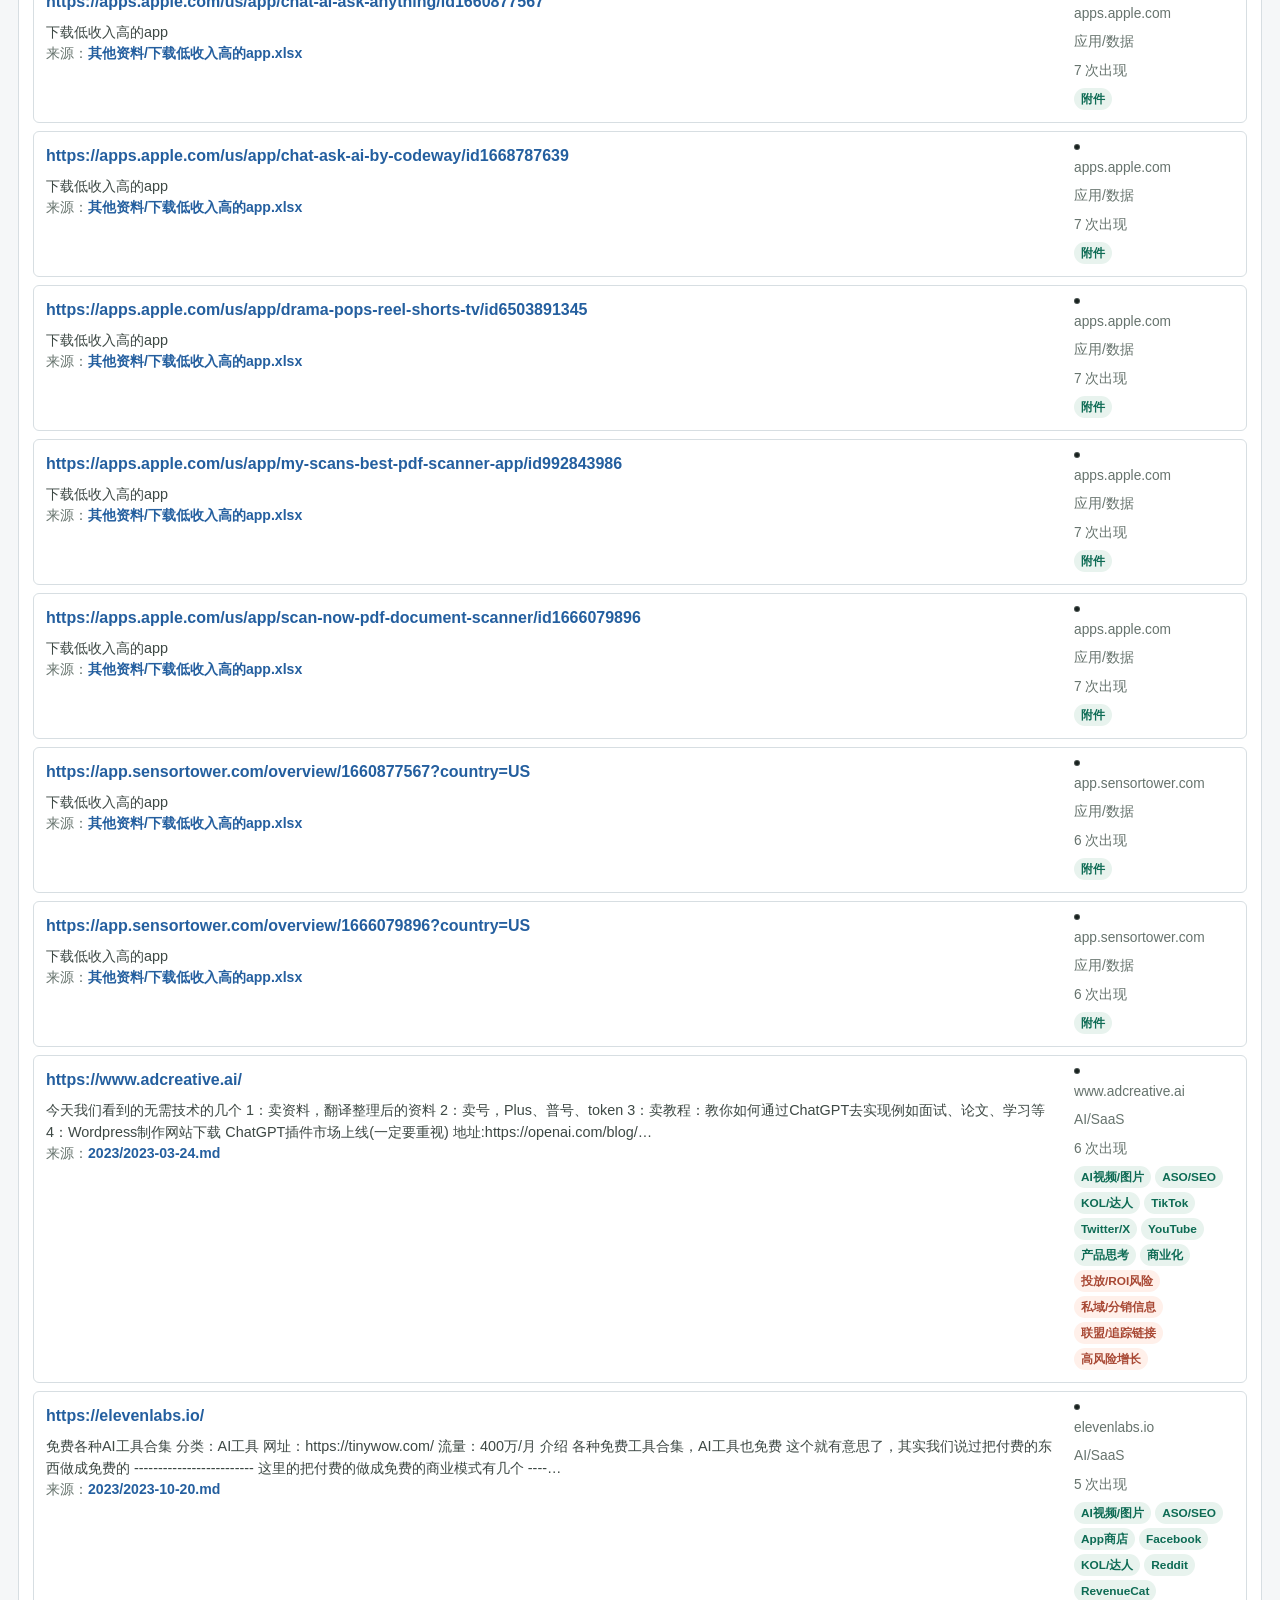
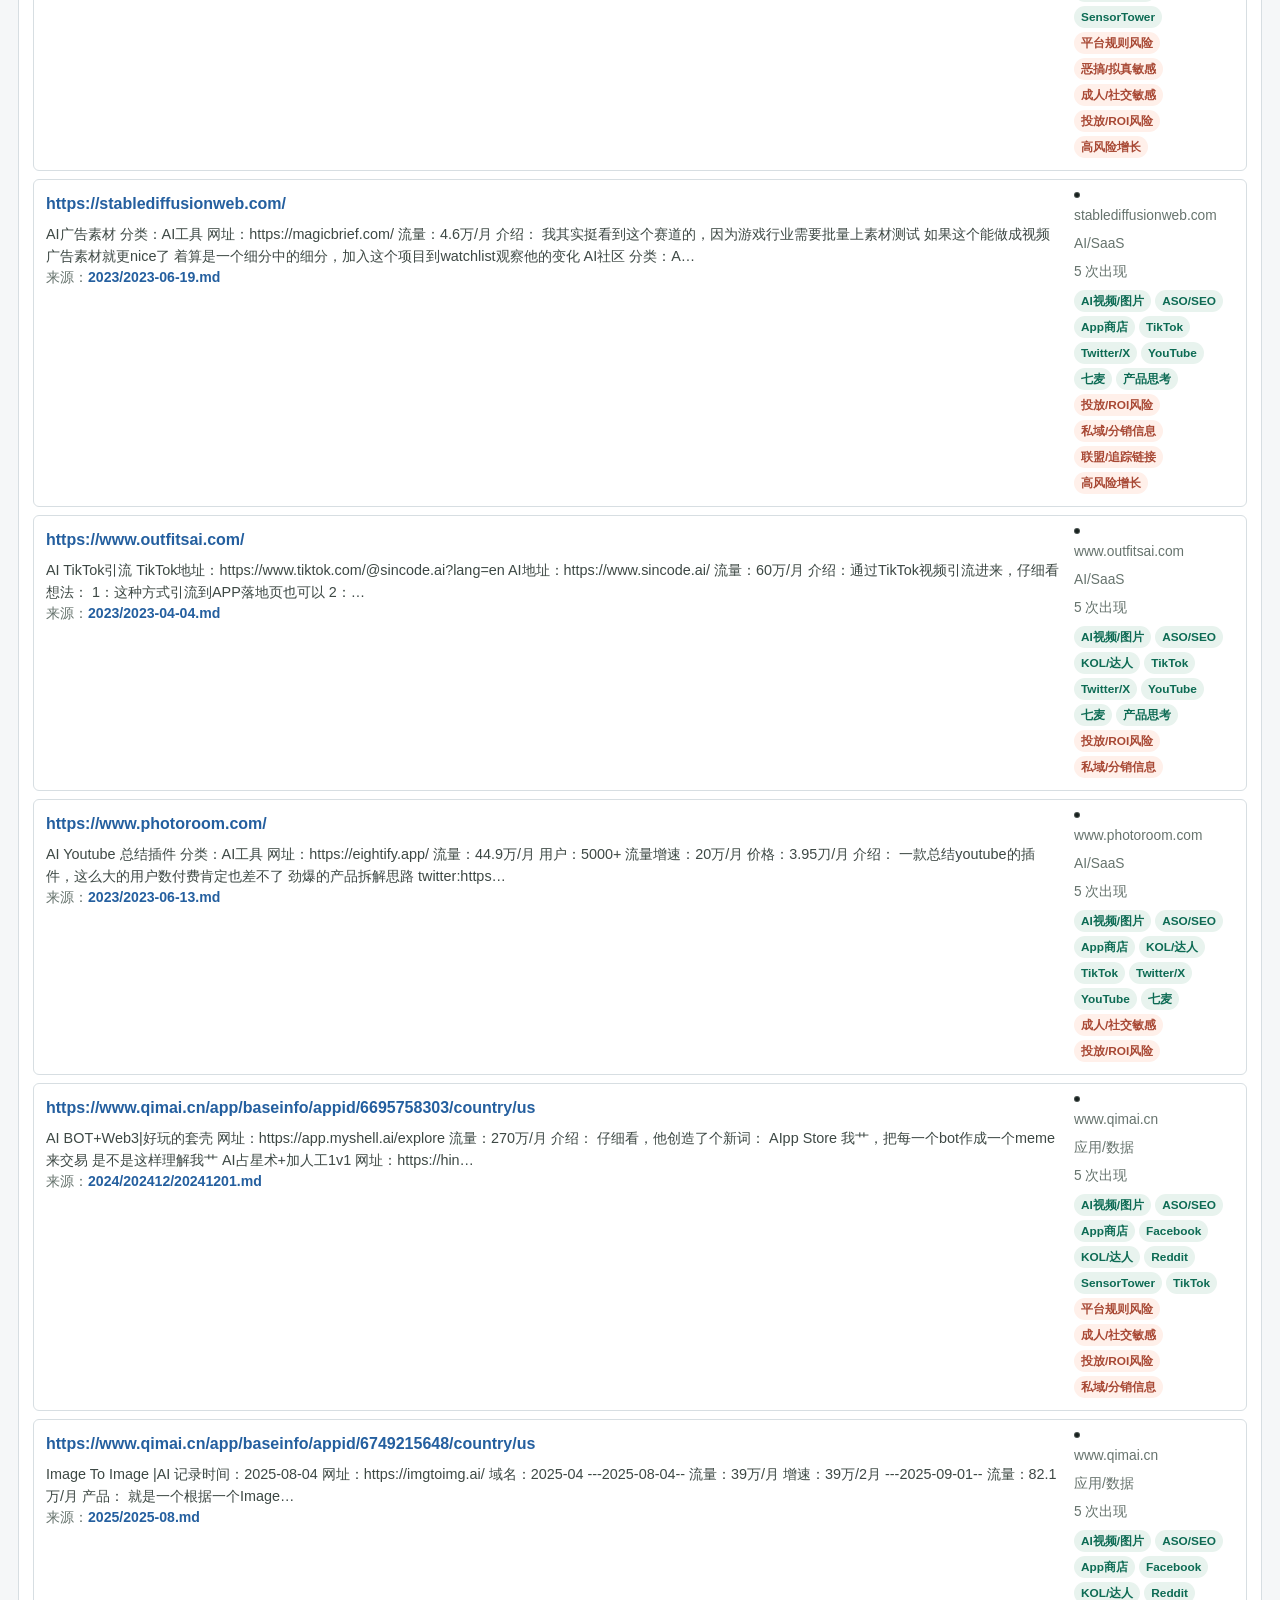
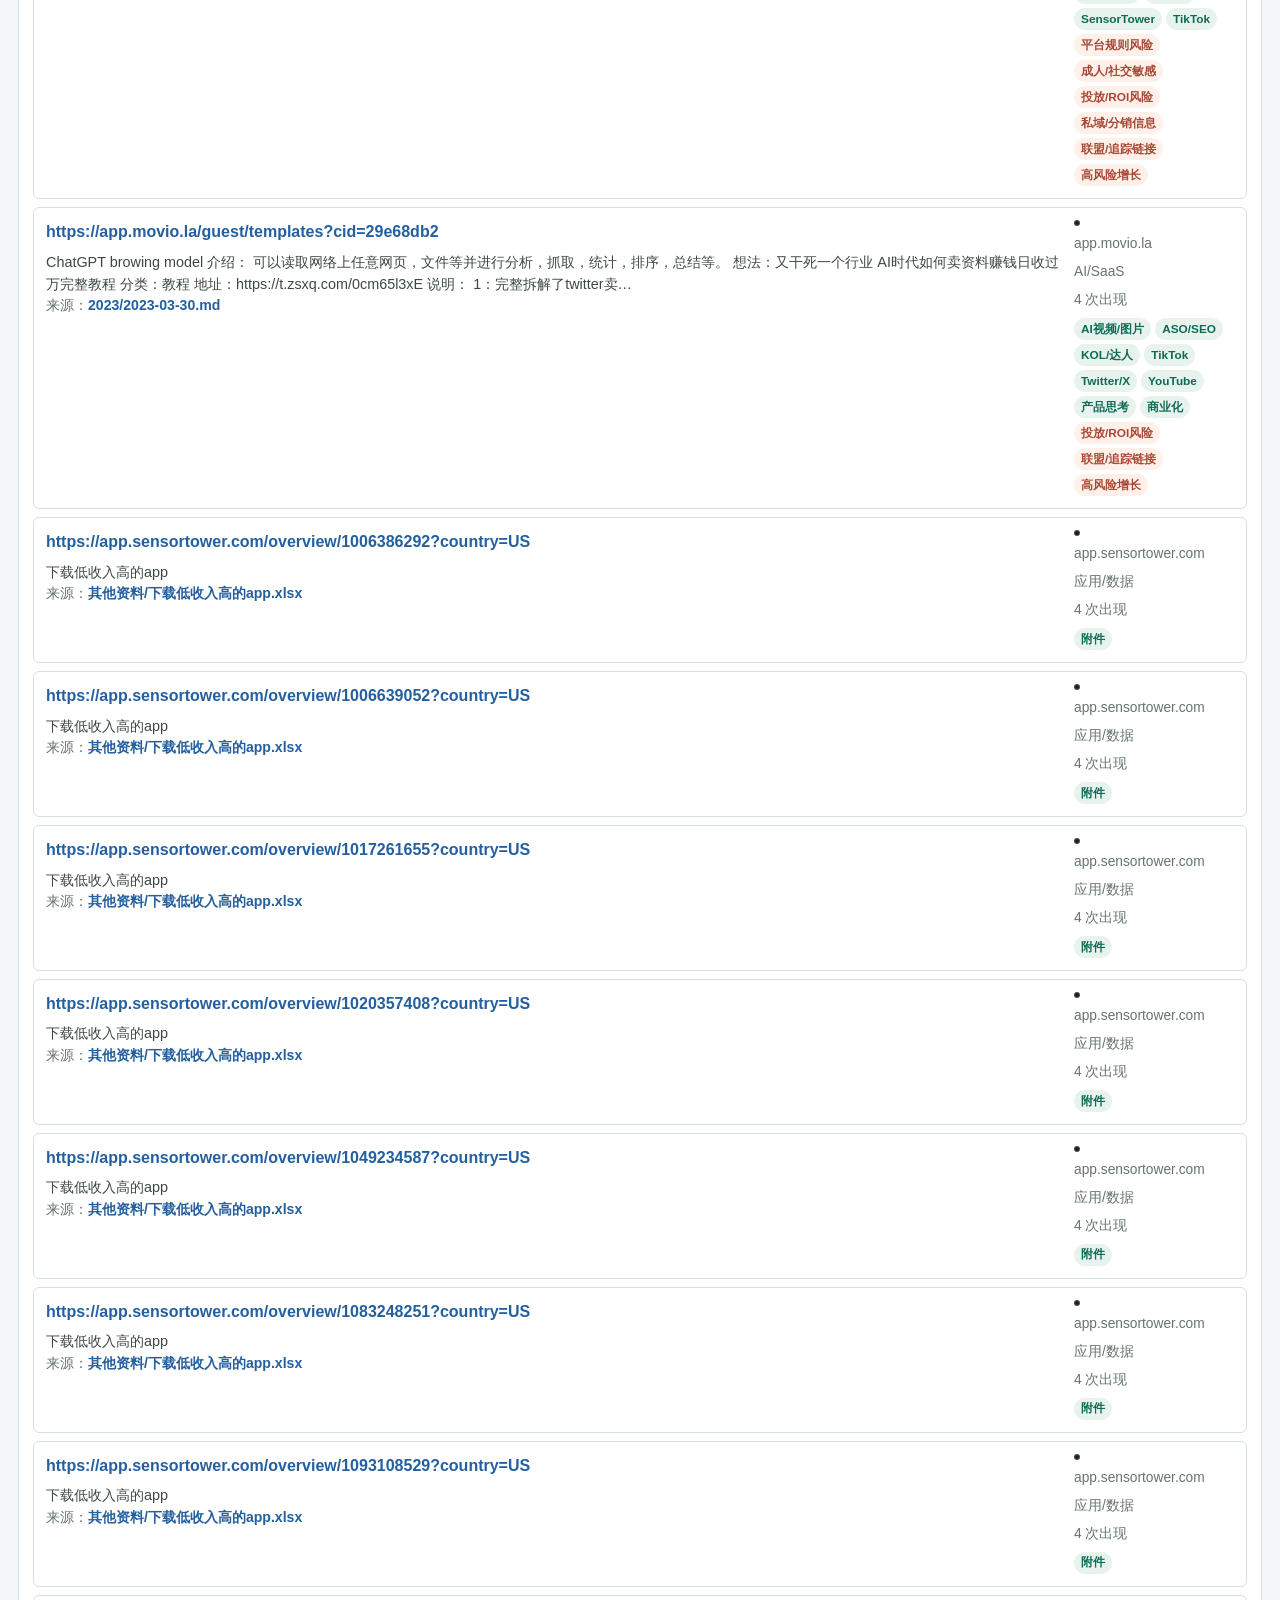
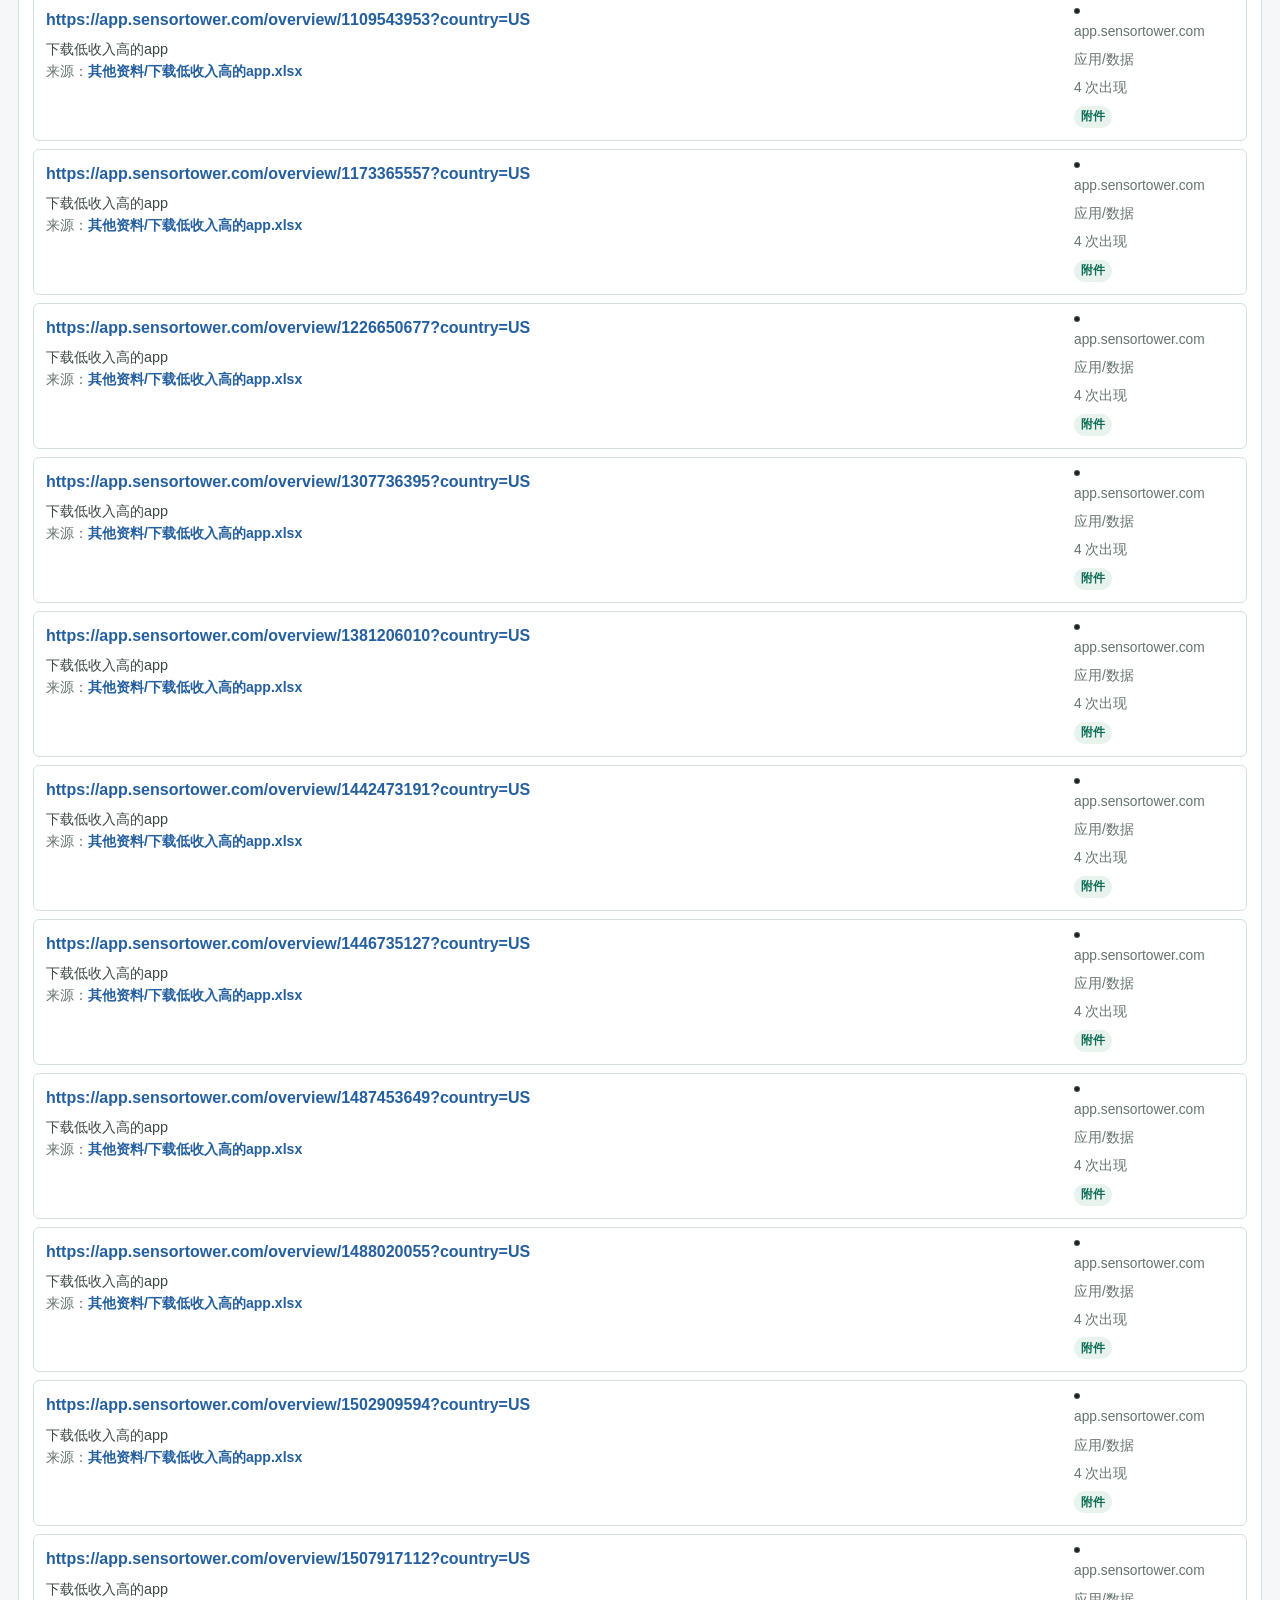
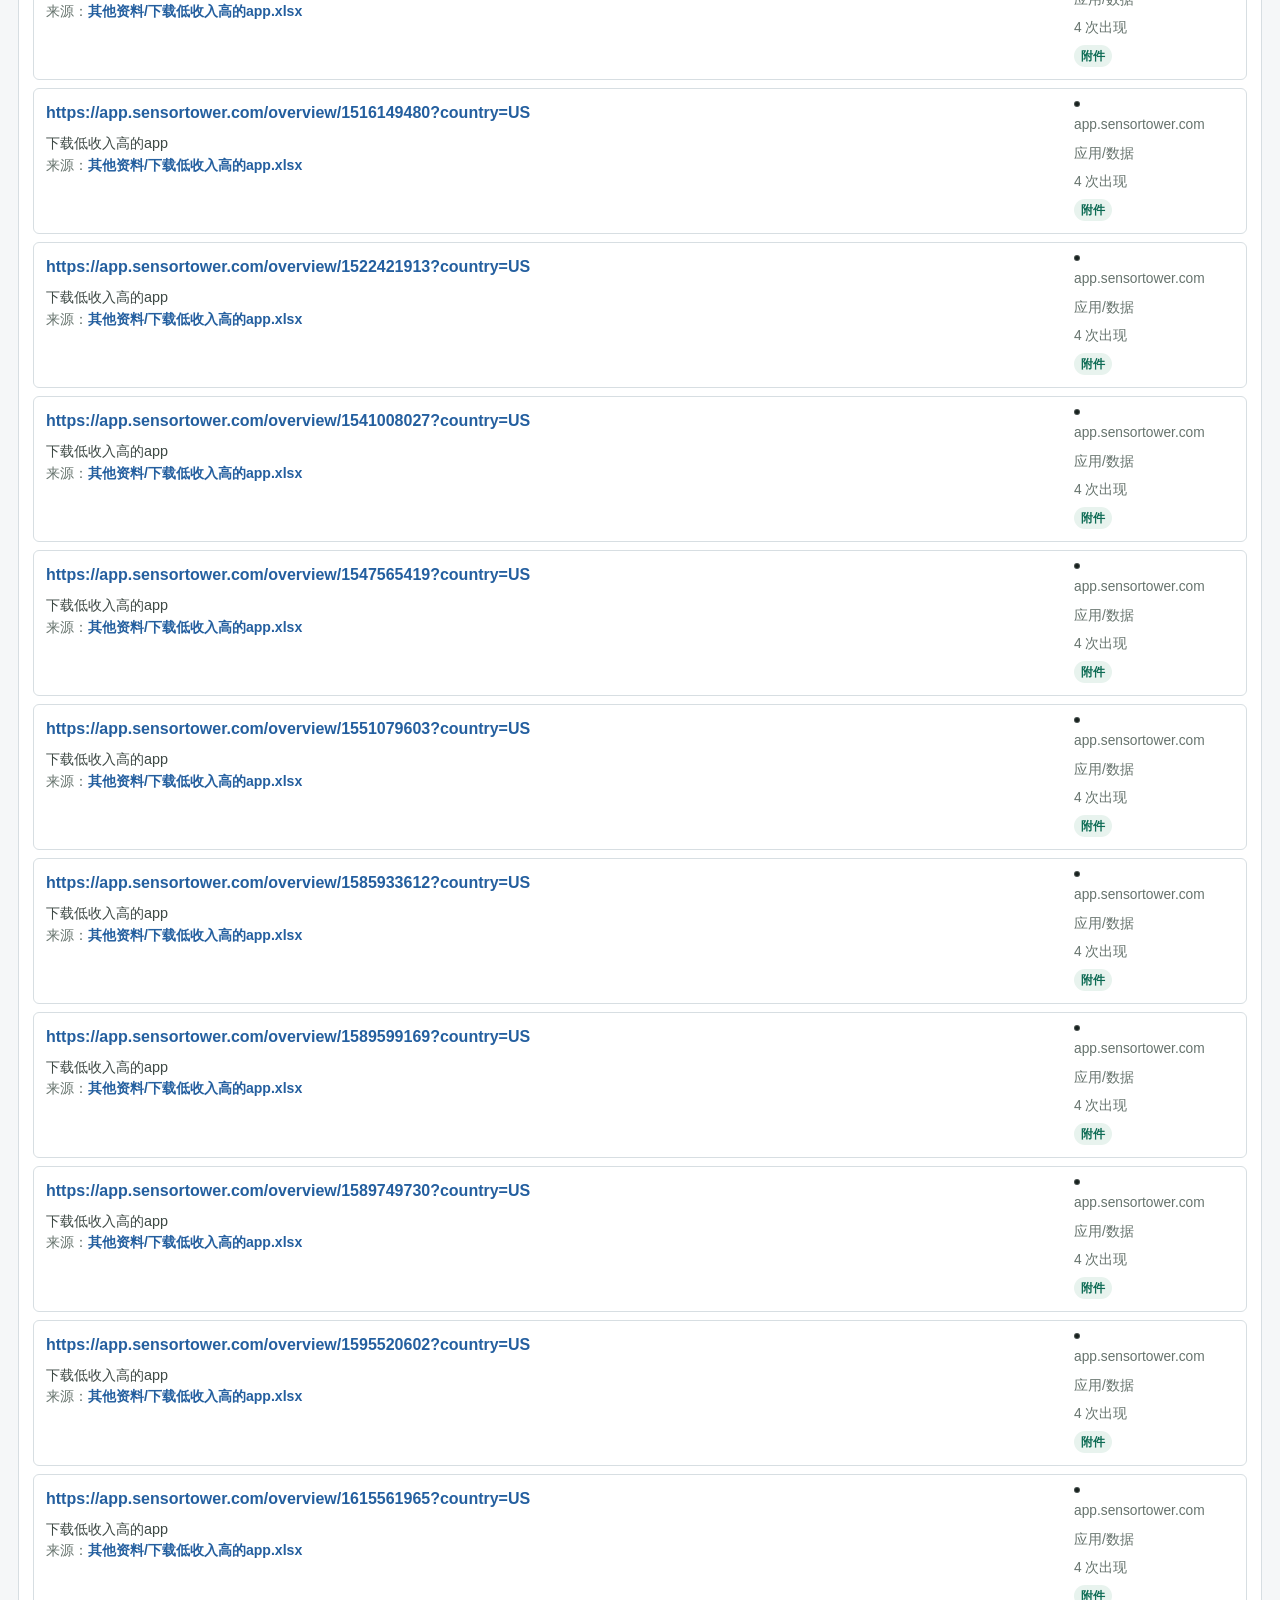
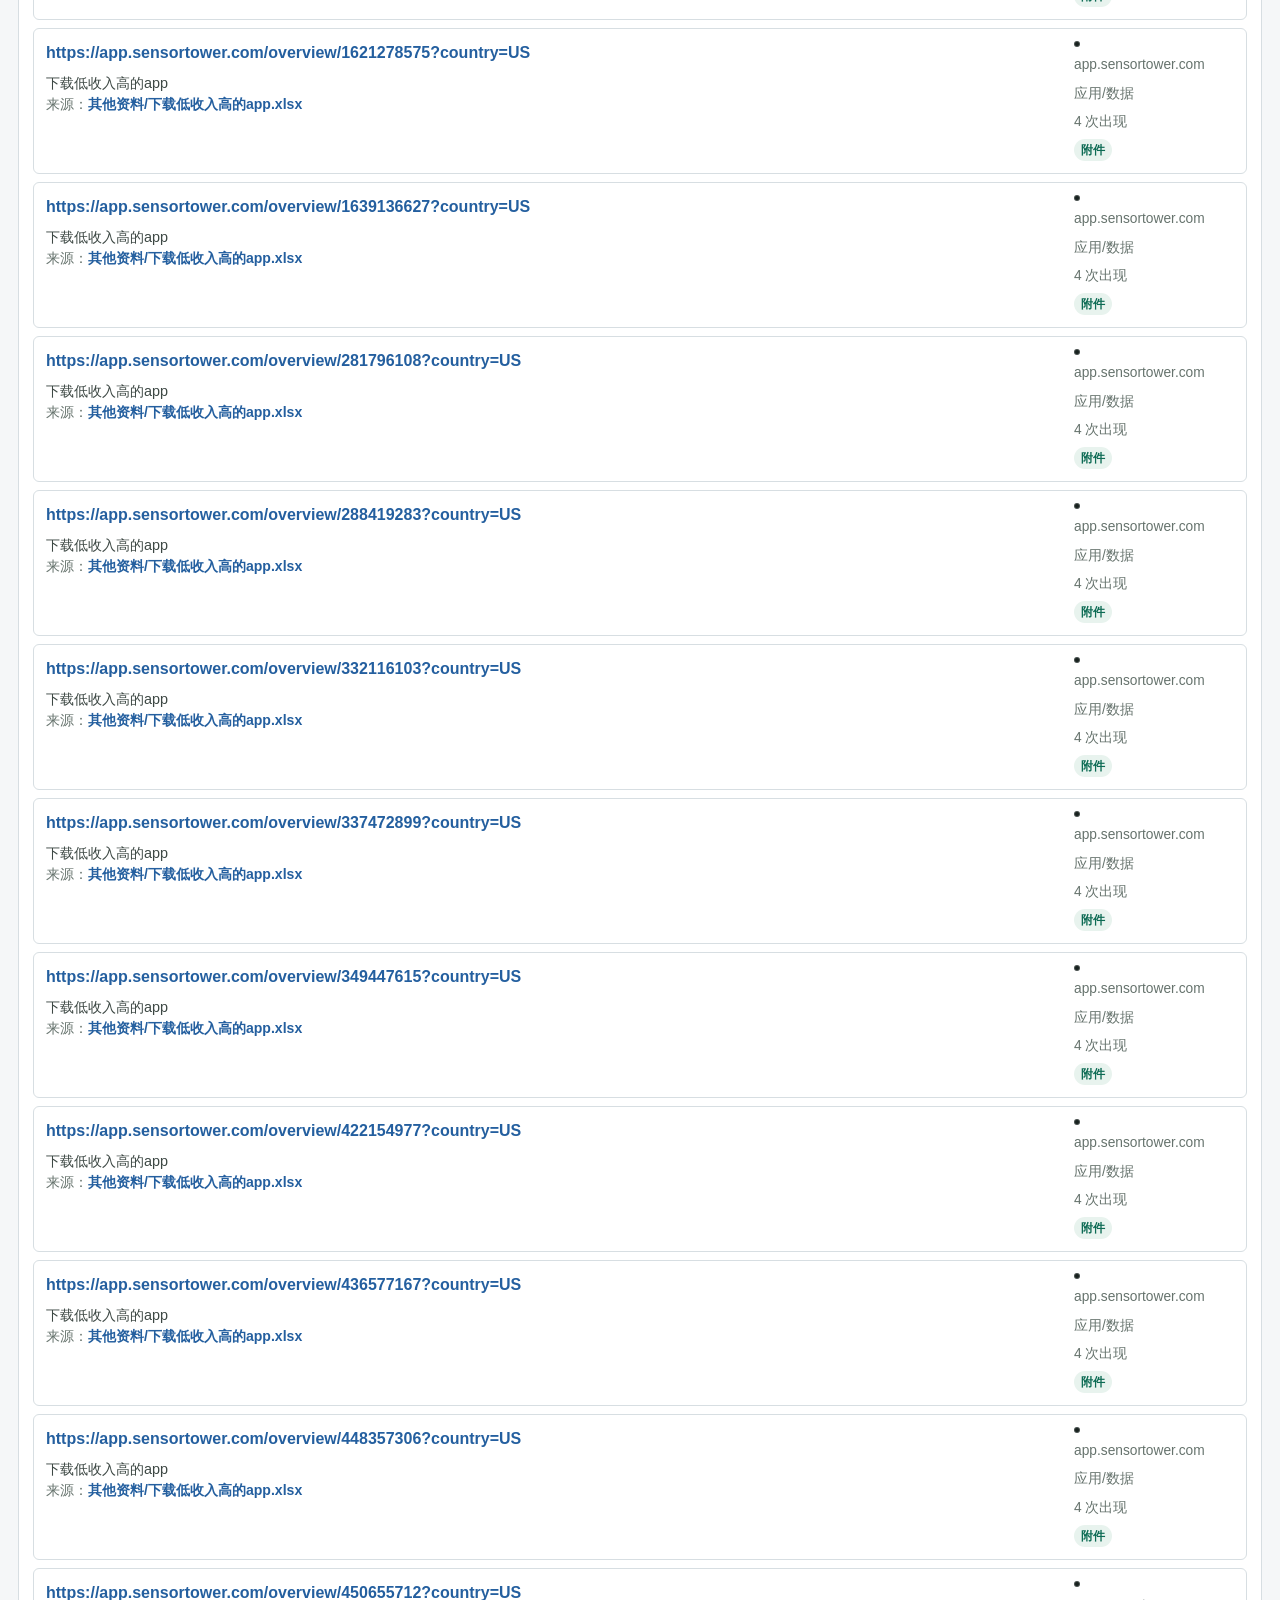
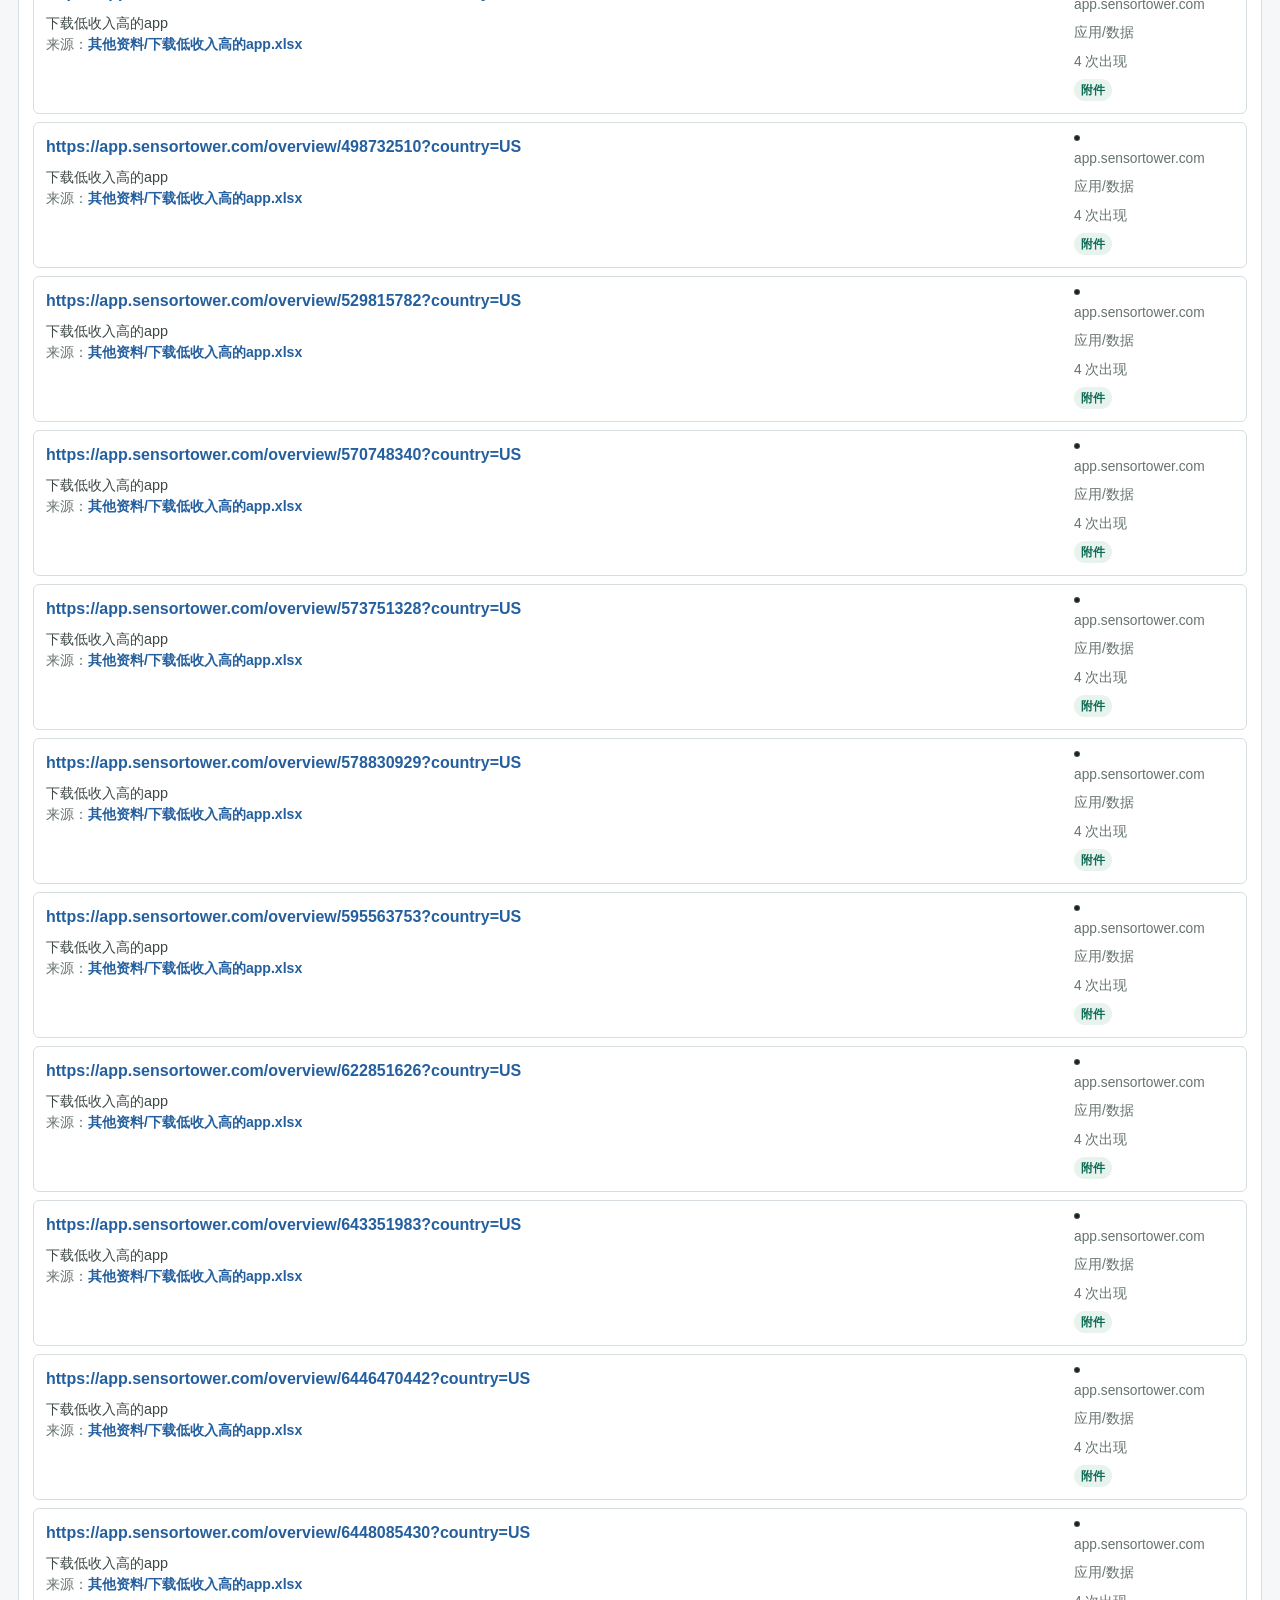
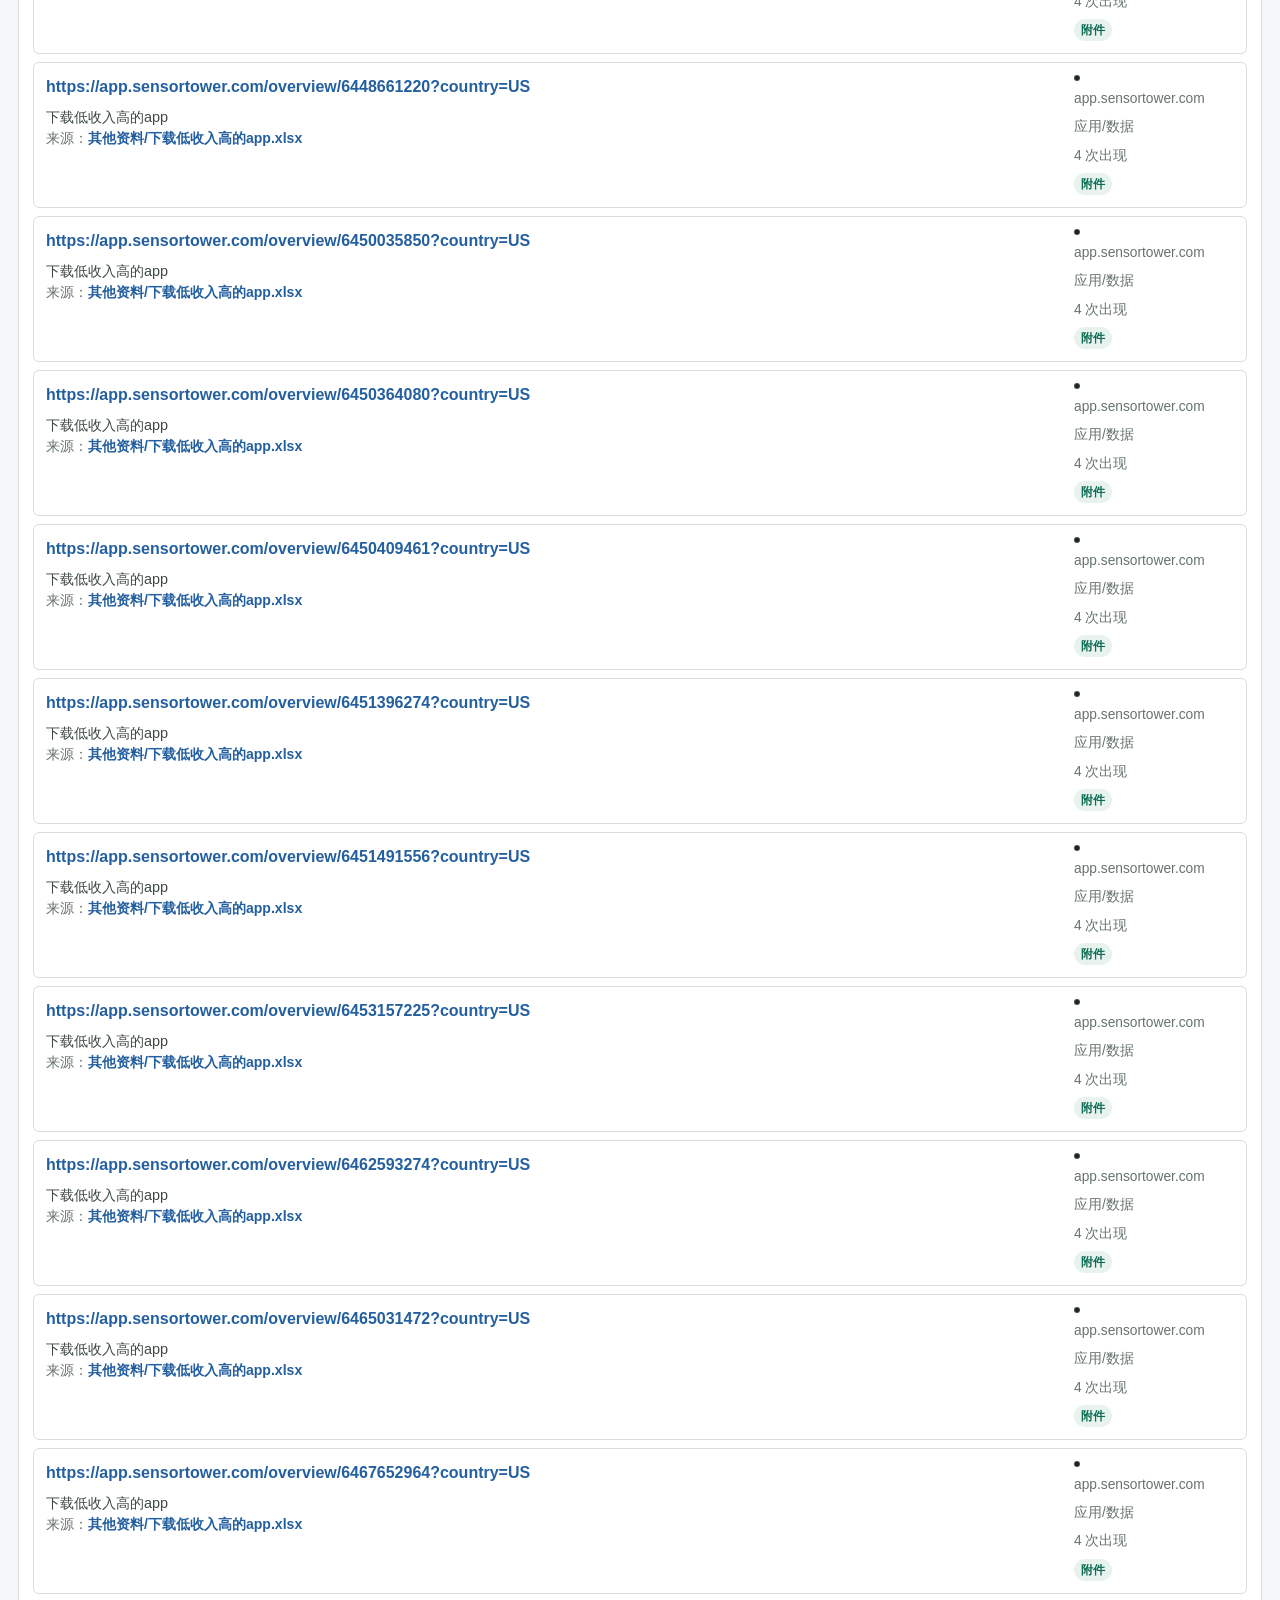
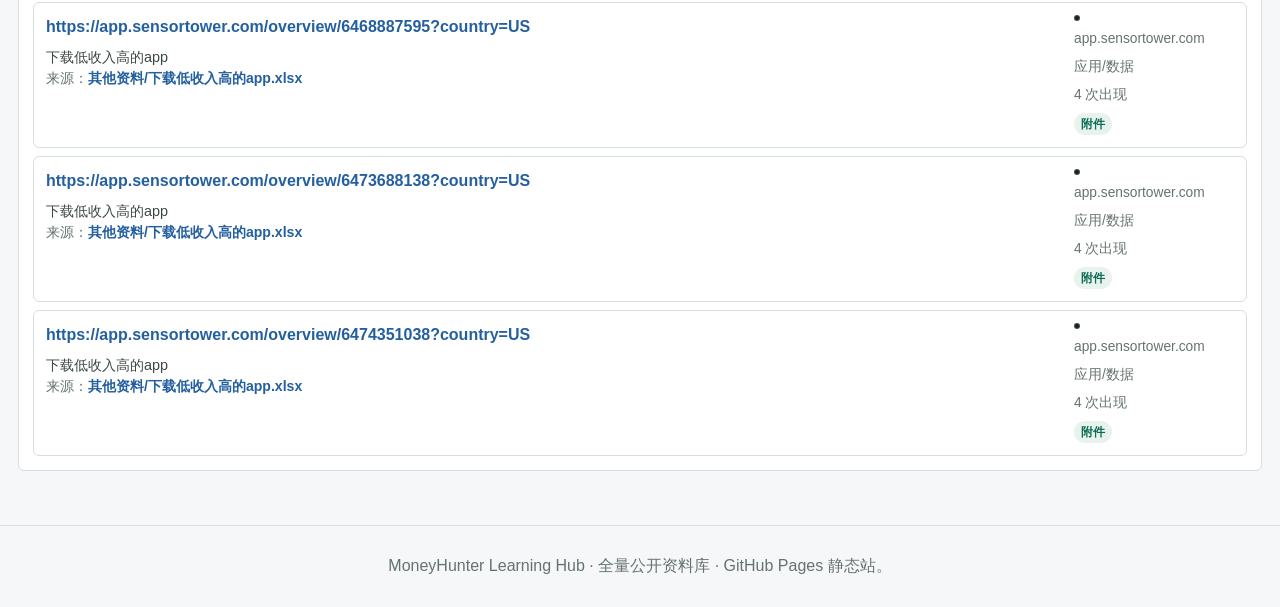
<file: site/links.html>
<!doctype html>
<html lang="zh-CN">
<head>
  <meta charset="utf-8">
  <meta name="viewport" content="width=device-width, initial-scale=1">
  <title>MoneyHunter 公开链接库</title>
  <meta name="description" content="MoneyHunter 全量公开交互学习库，支持原文、附件、外链、目录和全文搜索。">
  <link rel="icon" href="data:,">
  <link rel="stylesheet" href="styles.css">
</head>
<body data-page="links" data-root-prefix="../">
  <header class="site-header">
    <nav class="nav" aria-label="主导航">
      <a class="brand" href="../index.html">
        <span class="brand-mark">MH</span>
        <span>MoneyHunter Learning Hub</span>
      </a>
      <div class="nav-links">
        <a href="index.html">学习库</a>
        <a class="active" href="links.html">链接库</a>
        <a href="../docs/moneyhunter-overview.md">文档</a>
        <a href="../raw/">Raw</a>
        <a href="https://github.com/siuserxiaowei/moneyhunter-learning-hub" target="_blank" rel="noreferrer">GitHub</a>
      </div>
    </nav>
    <section class="masthead">
      <div>
        <p class="eyebrow">Full Public Archive</p>
        <h1>MoneyHunter 公开链接库</h1>
      </div>
      <div class="masthead-actions">
        <a class="button primary" href="#explore">开始检索</a>
        <a class="button secondary" href="../raw/">Raw</a>
        <a class="button secondary" href="../docs/moneyhunter-overview.md">Docs</a>
      </div>
    </section>
  </header>
  <main>

    <section class="link-summary">
      <div>
        <p class="eyebrow">Public Link Index</p>
        <h1>MoneyHunter 完整链接库</h1>
      </div>
      <p class="lede">公开收录全部 URL，按域名、来源文件和主题标签检索。</p>
    </section>
    <section class="stats-strip" id="stats" aria-label="链接统计"></section>
    <section class="link-toolbar" id="explore" aria-label="链接筛选">
      <label class="search-box">
        <span>搜索链接</span>
        <input id="linkSearchInput" type="search" placeholder="域名、URL、来源文件、标签">
      </label>
      <label>
        <span>域名</span>
        <select id="domainFilter"></select>
      </label>
      <label>
        <span>分组</span>
        <select id="groupFilter"></select>
      </label>
      <span class="result-note" id="linkCount"></span>
    </section>
    <section class="link-domain-band">
      <div class="section-head">
        <h2>高频域名</h2>
        <button class="ghost-button" id="clearLinkFilters" type="button">清空筛选</button>
      </div>
      <div class="chip-row" id="linkDomainChips"></div>
    </section>
    <section class="link-index">
      <div class="section-head">
        <h2>链接结果</h2>
        <div class="pager" aria-label="链接分页">
          <button class="ghost-button" id="linkPrev" type="button">上一页</button>
          <span id="linkPager"></span>
          <button class="ghost-button" id="linkNext" type="button">下一页</button>
        </div>
      </div>
      <div class="link-list" id="linkTableBody"></div>
    </section>

  </main>
  <footer class="footer">
    <p>MoneyHunter Learning Hub · 全量公开资料库 · GitHub Pages 静态站。</p>
  </footer>
  <script src="moneyhunter-data.js"></script>
  <script src="app.js"></script>
</body>
</html>
</file>
<file: site/styles.css>
:root {
  color-scheme: light;
  --ink: #18211f;
  --muted: #66736d;
  --faint: #8a9690;
  --bg: #f5f7f8;
  --surface: #ffffff;
  --surface-soft: #eef4f2;
  --line: #d7dee2;
  --line-strong: #b9c4ca;
  --green: #0d6b54;
  --blue: #245f9f;
  --red: #a84834;
  --amber: #b98518;
  --header: #14211d;
}

* { box-sizing: border-box; }
html { scroll-behavior: smooth; }
body {
  margin: 0;
  font-family: "PingFang SC", "Hiragino Sans GB", "Microsoft YaHei", sans-serif;
  color: var(--ink);
  background: var(--bg);
  line-height: 1.55;
}
a { color: inherit; }
button, input, select { font: inherit; }
button { cursor: pointer; }
h1, h2, h3, p { margin: 0; overflow-wrap: anywhere; }
h1, h2, h3 { line-height: 1.18; letter-spacing: 0; }

.site-header {
  color: #fbfffd;
  background: var(--header);
  border-bottom: 4px solid #d5a735;
}
.nav,
.masthead,
main {
  width: min(1320px, calc(100% - 36px));
  margin: 0 auto;
}
.nav {
  min-height: 66px;
  display: flex;
  align-items: center;
  justify-content: space-between;
  gap: 20px;
}
.brand {
  display: inline-flex;
  align-items: center;
  gap: 11px;
  color: #fff;
  font-weight: 800;
  text-decoration: none;
}
.brand-mark {
  width: 36px;
  height: 36px;
  display: inline-grid;
  place-items: center;
  border: 1px solid rgba(255,255,255,.36);
  border-radius: 6px;
  background: rgba(255,255,255,.08);
  font-size: .85rem;
}
.nav-links {
  display: flex;
  flex-wrap: wrap;
  gap: 4px;
  justify-content: flex-end;
}
.nav-links a {
  min-height: 34px;
  display: inline-flex;
  align-items: center;
  padding: 0 10px;
  border-radius: 6px;
  color: rgba(255,255,255,.78);
  text-decoration: none;
  font-size: .94rem;
}
.nav-links a:hover,
.nav-links a.active {
  background: rgba(255,255,255,.13);
  color: #fff;
}
.masthead {
  display: flex;
  align-items: flex-end;
  justify-content: space-between;
  gap: 24px;
  padding: 28px 0 30px;
}
.eyebrow {
  color: #e1bc55;
  font-size: .76rem;
  font-weight: 800;
  letter-spacing: .08em;
  text-transform: uppercase;
}
h1 {
  max-width: 860px;
  margin-top: 8px;
  font-size: clamp(1.9rem, 4.2vw, 3.45rem);
  font-weight: 900;
}
.lede {
  max-width: 560px;
  color: rgba(255,255,255,.78);
  font-size: .98rem;
}
.masthead-actions,
.detail-actions,
.pager {
  display: flex;
  flex-wrap: wrap;
  align-items: center;
  gap: 8px;
}
.button,
.ghost-button {
  min-height: 36px;
  display: inline-flex;
  align-items: center;
  justify-content: center;
  border-radius: 6px;
  text-decoration: none;
  font-weight: 800;
  border: 1px solid transparent;
  padding: 0 12px;
}
.button.primary { background: #e3b63f; color: #16201c; }
.button.secondary { background: #fff; color: var(--ink); border-color: var(--line); }
.site-header .button.secondary {
  color: #fff;
  border-color: rgba(255,255,255,.32);
  background: rgba(255,255,255,.08);
}
.ghost-button {
  background: #fff;
  color: var(--ink);
  border-color: var(--line);
}
.ghost-button:disabled { opacity: .45; cursor: not-allowed; }

main { padding: 18px 0 54px; }
.stats-strip {
  display: grid;
  grid-template-columns: repeat(6, minmax(0, 1fr));
  gap: 10px;
  margin-bottom: 14px;
}
.stat-card {
  min-height: 76px;
  padding: 13px 14px;
  background: var(--surface);
  border: 1px solid var(--line);
  border-left: 4px solid var(--green);
  border-radius: 6px;
}
.stat-card span {
  display: block;
  color: var(--muted);
  font-size: .82rem;
  font-weight: 700;
}
.stat-card strong {
  display: block;
  margin-top: 4px;
  font-size: 1.55rem;
  line-height: 1;
}

.desk-toolbar,
.link-toolbar,
.raw-toolbar {
  position: sticky;
  top: 0;
  z-index: 5;
  display: grid;
  gap: 10px;
  align-items: end;
  padding: 12px;
  margin-bottom: 14px;
  background: rgba(245,247,248,.96);
  border: 1px solid var(--line);
  border-radius: 6px;
  backdrop-filter: blur(8px);
}
.desk-toolbar { grid-template-columns: minmax(260px, 1.7fr) repeat(3, minmax(130px, .62fr)); }
.link-toolbar { grid-template-columns: minmax(300px, 1.5fr) minmax(170px, .7fr) minmax(170px, .7fr) auto; }
.raw-toolbar { grid-template-columns: minmax(280px, 1.4fr) minmax(160px, .45fr) auto; }
label span {
  display: block;
  margin-bottom: 5px;
  color: var(--muted);
  font-size: .78rem;
  font-weight: 800;
}
input,
select {
  width: 100%;
  min-height: 38px;
  padding: 0 10px;
  color: var(--ink);
  background: #fff;
  border: 1px solid var(--line-strong);
  border-radius: 6px;
}
input:focus,
select:focus {
  outline: 2px solid rgba(36,95,159,.22);
  border-color: var(--blue);
}
.result-note {
  color: var(--muted);
  font-size: .9rem;
  font-weight: 800;
  white-space: nowrap;
}

.workspace-grid {
  display: grid;
  grid-template-columns: minmax(210px, 250px) minmax(300px, 420px) minmax(420px, 1fr);
  gap: 14px;
  align-items: start;
}
.raw-grid {
  display: grid;
  grid-template-columns: minmax(240px, 310px) minmax(0, 1fr);
  gap: 14px;
  align-items: start;
}
.side-rail,
.result-pane,
.detail-pane,
.asset-section,
.learning-band,
.link-domain-band,
.link-index,
.table-panel {
  background: var(--surface);
  border: 1px solid var(--line);
  border-radius: 6px;
}
.side-rail,
.detail-pane {
  position: sticky;
  top: 84px;
  max-height: calc(100vh - 102px);
  overflow: auto;
}
.side-rail,
.result-pane,
.detail-pane,
.asset-section,
.learning-band,
.link-domain-band,
.link-index,
.table-panel {
  padding: 14px;
}
.section-head {
  display: flex;
  align-items: center;
  justify-content: space-between;
  gap: 12px;
  padding-bottom: 10px;
  margin-bottom: 10px;
  border-bottom: 1px solid var(--line);
}
.section-head h2 {
  font-size: 1.04rem;
  font-weight: 900;
}
.section-head span,
.muted {
  color: var(--muted);
  font-size: .88rem;
}

.tree {
  display: grid;
  gap: 2px;
}
.tree button {
  width: 100%;
  min-height: 32px;
  padding: 6px 8px 6px calc(8px + var(--depth, 0) * 14px);
  color: var(--ink);
  background: transparent;
  border: 0;
  border-radius: 5px;
  text-align: left;
  font-size: .88rem;
}
.tree button:hover,
.tree button.is-active {
  color: var(--green);
  background: var(--surface-soft);
}
.compact-tree button { font-size: .84rem; }

.file-list,
.attachment-list,
.domain-list,
.link-list {
  display: grid;
  gap: 8px;
}
.file-row {
  width: 100%;
  display: grid;
  grid-template-columns: minmax(0, 1fr);
  gap: 8px;
  padding: 12px;
  color: inherit;
  background: #fff;
  border: 1px solid var(--line);
  border-radius: 6px;
  text-align: left;
}
.file-row:hover,
.file-row.is-selected {
  border-color: rgba(13,107,84,.58);
  background: #f7fbf9;
}
.file-main {
  min-width: 0;
  display: block;
}
.file-title {
  display: flex;
  flex-wrap: wrap;
  align-items: center;
  gap: 8px;
  margin-bottom: 5px;
}
.file-title strong {
  font-size: 1rem;
  line-height: 1.3;
}
.file-path,
.link-url {
  display: block;
  color: var(--blue);
  overflow-wrap: anywhere;
  word-break: break-word;
}
.file-excerpt {
  display: block;
  margin-top: 7px;
  color: #394541;
  font-size: .92rem;
  overflow-wrap: anywhere;
  word-break: break-word;
  display: -webkit-box;
  -webkit-line-clamp: 2;
  -webkit-box-orient: vertical;
  overflow: hidden;
}
.row-meta {
  display: flex;
  flex-wrap: wrap;
  gap: 5px;
  justify-content: flex-start;
}
.meta-row {
  display: flex;
  flex-wrap: wrap;
  gap: 5px;
  margin: 9px 0;
}
.pill {
  min-height: 22px;
  display: inline-flex;
  align-items: center;
  padding: 0 7px;
  color: var(--green);
  background: #e8f3ee;
  border-radius: 999px;
  font-size: .74rem;
  font-weight: 800;
}
.pill.neutral { color: var(--muted); background: #eef1f3; }
.pill.risk { color: var(--red); background: #fff0ea; }
.dimension-mini {
  display: inline-flex;
  align-items: center;
  gap: 2px;
  padding: 2px;
  color: #fff;
  background: #17211e;
  border: 1px solid rgba(255,255,255,.2);
  border-radius: 6px;
  font-size: .72rem;
  font-weight: 900;
  letter-spacing: 0;
}
.dimension-mini span {
  min-width: 19px;
  min-height: 19px;
  display: inline-grid;
  place-items: center;
  border-radius: 4px;
  background: rgba(255,255,255,.12);
}
.dimension-mini .needs-review {
  color: #d7c8a6;
  background: rgba(255,255,255,.06);
}
.empty-detail {
  display: grid;
  gap: 8px;
  min-height: 240px;
  align-content: center;
  color: var(--muted);
}
.detail-pane h2 {
  font-size: 1.22rem;
}
.detail-hero {
  padding: 16px;
  margin: -2px -2px 14px;
  color: #fff;
  background: linear-gradient(135deg, #17211e, #25473d 58%, #5b3d1a);
  border-radius: 6px;
}
.detail-hero .file-path {
  margin-top: 8px;
  color: #cddfd7;
}
.detail-kicker {
  display: flex;
  flex-wrap: wrap;
  align-items: center;
  gap: 8px;
  margin-bottom: 10px;
  color: #e9d18b;
  font-size: .78rem;
  font-weight: 900;
}
.detail-hero .pill.neutral {
  color: #dfe8e4;
  background: rgba(255,255,255,.12);
}
.dimension-title {
  display: flex;
  align-items: baseline;
  justify-content: space-between;
  gap: 12px;
  margin: 14px 0 10px;
  padding-bottom: 8px;
  border-bottom: 1px solid var(--line);
}
.dimension-title span {
  color: var(--amber);
  font-size: .76rem;
  font-weight: 900;
  letter-spacing: .08em;
}
.dimension-title strong {
  font-size: 1.06rem;
}
.dimension-grid {
  display: grid;
  grid-template-columns: repeat(2, minmax(0, 1fr));
  gap: 10px;
  margin-bottom: 14px;
}
.dimension-card {
  min-height: 156px;
  padding: 12px;
  background: #fff;
  border: 1px solid var(--line);
  border-radius: 6px;
  box-shadow: 0 10px 24px rgba(24, 33, 31, .06);
}
.dimension-card:nth-child(1) { border-top: 4px solid #263a33; }
.dimension-card:nth-child(2) { border-top: 4px solid #0d6b54; }
.dimension-card:nth-child(3) { border-top: 4px solid #b98518; }
.dimension-card:nth-child(4) { border-top: 4px solid #245f9f; }
.dimension-card:nth-child(5) { border-top: 4px solid #8d3d32; }
.dimension-card.needs-review {
  background: #faf8f1;
}
.dimension-head {
  display: grid;
  grid-template-columns: 34px minmax(0, 1fr);
  gap: 9px;
  align-items: start;
  margin-bottom: 10px;
}
.dimension-label {
  width: 34px;
  height: 34px;
  display: inline-grid;
  place-items: center;
  color: #fff;
  background: var(--header);
  border-radius: 6px;
  font-size: 1.04rem;
  font-weight: 900;
}
.dimension-head strong,
.dimension-head em {
  display: block;
}
.dimension-head em {
  margin-top: 2px;
  color: var(--muted);
  font-size: .74rem;
  font-style: normal;
  font-weight: 800;
}
.dimension-card ul {
  display: grid;
  gap: 7px;
  margin: 0;
  padding-left: 18px;
  color: #33423d;
  font-size: .88rem;
}
.source-preview {
  margin-top: 12px;
  border: 1px solid var(--line);
  border-radius: 6px;
  background: #fff;
}
.source-preview summary {
  padding: 11px 12px;
  color: var(--ink);
  font-weight: 900;
  cursor: pointer;
}
.detail-pane pre {
  max-height: 390px;
  overflow: auto;
  white-space: pre-wrap;
  overflow-wrap: anywhere;
  padding: 12px;
  margin: 0;
  background: #f7faf9;
  border-top: 1px solid var(--line);
  border-right: 0;
  border-bottom: 0;
  border-left: 0;
  border-radius: 0 0 6px 6px;
  font-size: .86rem;
  line-height: 1.58;
}
.source-list {
  display: grid;
  gap: 6px;
  padding-left: 18px;
}
.source-list a { overflow-wrap: anywhere; }
.text-link {
  color: var(--blue);
  font-weight: 800;
  text-decoration: none;
}
.text-link:hover { text-decoration: underline; }

.learning-band,
.asset-grid,
.link-domain-band,
.link-index {
  margin-top: 14px;
}
.study-grid {
  display: grid;
  grid-template-columns: repeat(4, minmax(0, 1fr));
  gap: 8px;
}
.study-grid a,
.attachment-card,
.domain-card,
.link-card {
  display: block;
  padding: 12px;
  background: #fff;
  border: 1px solid var(--line);
  border-radius: 6px;
  text-decoration: none;
}
.study-grid a {
  color: var(--green);
  font-weight: 900;
}
.asset-grid {
  display: grid;
  grid-template-columns: minmax(0, 1fr) minmax(300px, .7fr);
  gap: 14px;
}
.attachment-card h3,
.domain-card strong,
.link-card h3 {
  display: block;
  margin-bottom: 5px;
  font-size: .98rem;
  line-height: 1.32;
}
.domain-card {
  display: grid;
  grid-template-columns: minmax(0, 1fr) auto;
  gap: 8px;
  align-items: center;
}
.domain-card span { color: var(--muted); font-weight: 800; }

.link-summary {
  display: flex;
  justify-content: space-between;
  gap: 20px;
  align-items: end;
  padding: 6px 0 16px;
}
.link-summary h1 { color: var(--ink); }
.link-summary .lede { color: var(--muted); }
.chip-row {
  display: flex;
  flex-wrap: wrap;
  gap: 8px;
}
.domain-chip {
  min-height: 32px;
  padding: 0 10px;
  color: var(--ink);
  background: #fff;
  border: 1px solid var(--line);
  border-radius: 999px;
  font-weight: 800;
}
.domain-chip:hover,
.domain-chip.is-active {
  color: var(--green);
  border-color: rgba(13,107,84,.58);
  background: #f2faf6;
}
.link-card {
  display: grid;
  grid-template-columns: minmax(0, 1fr) 160px;
  gap: 14px;
}
.link-card > div {
  min-width: 0;
}
.link-card .link-url {
  display: block;
  margin-bottom: 6px;
  font-weight: 800;
  text-decoration: none;
}
.link-context {
  color: #3d4844;
  font-size: .9rem;
}
.link-side {
  display: grid;
  gap: 7px;
  align-content: start;
  justify-items: start;
  min-width: 0;
  color: var(--muted);
  font-size: .86rem;
}
.link-side > *,
.link-tags {
  max-width: 100%;
  min-width: 0;
  overflow-wrap: anywhere;
}
.link-tags {
  display: flex;
  flex-wrap: wrap;
  gap: 4px;
}

.responsive-table {
  width: 100%;
  overflow-x: auto;
}
.raw-table {
  width: 100%;
  min-width: 760px;
  border-collapse: collapse;
  font-size: .9rem;
}
.raw-table th,
.raw-table td {
  padding: 10px 8px;
  border-bottom: 1px solid var(--line);
  vertical-align: top;
  text-align: left;
}
.raw-table th {
  color: var(--muted);
  font-size: .76rem;
  letter-spacing: .06em;
  text-transform: uppercase;
}
.raw-table a { color: var(--blue); font-weight: 800; text-decoration: none; }
.raw-table a:hover { text-decoration: underline; }
.raw-path-cell { max-width: 420px; overflow-wrap: anywhere; }

.footer {
  padding: 28px 18px;
  color: var(--muted);
  text-align: center;
  border-top: 1px solid var(--line);
}

@media (max-width: 1180px) {
  .stats-strip { grid-template-columns: repeat(3, minmax(0, 1fr)); }
  .workspace-grid { grid-template-columns: minmax(210px, 260px) minmax(0, 1fr); }
  .detail-pane {
    position: static;
    grid-column: 1 / -1;
    max-height: none;
  }
  .asset-grid { grid-template-columns: 1fr; }
}

@media (max-width: 860px) {
  .nav,
  .masthead,
  main {
    width: min(100% - 24px, 1320px);
  }
  .nav,
  .masthead,
  .link-summary {
    align-items: flex-start;
    flex-direction: column;
  }
  .desk-toolbar,
  .link-toolbar,
  .raw-toolbar,
  .workspace-grid,
  .raw-grid {
    grid-template-columns: 1fr;
  }
  .side-rail {
    position: static;
    max-height: 280px;
  }
  .study-grid { grid-template-columns: repeat(2, minmax(0, 1fr)); }
  .link-card { grid-template-columns: 1fr; }
  .row-meta { justify-content: flex-start; }
  .dimension-grid { grid-template-columns: 1fr; }
  .raw-table {
    min-width: 0;
    border-collapse: separate;
    border-spacing: 0 8px;
  }
  .raw-table thead { display: none; }
  .raw-table,
  .raw-table tbody,
  .raw-table tr,
  .raw-table td {
    display: block;
    width: 100%;
  }
  .raw-table tr {
    padding: 8px 10px;
    border: 1px solid var(--line);
    border-radius: 6px;
    background: #fff;
  }
  .raw-table td {
    display: grid;
    grid-template-columns: 76px minmax(0, 1fr);
    gap: 10px;
    padding: 6px 0;
    border-bottom: 0;
  }
  .raw-table td::before {
    content: attr(data-label);
    color: var(--muted);
    font-weight: 800;
  }
}

@media (max-width: 560px) {
  .stats-strip,
  .study-grid {
    grid-template-columns: 1fr;
  }
  .file-row {
    grid-template-columns: 1fr;
  }
  .masthead-actions,
  .detail-actions,
  .pager {
    width: 100%;
  }
  .button,
  .ghost-button {
    flex: 1 1 auto;
  }
}
</file>
